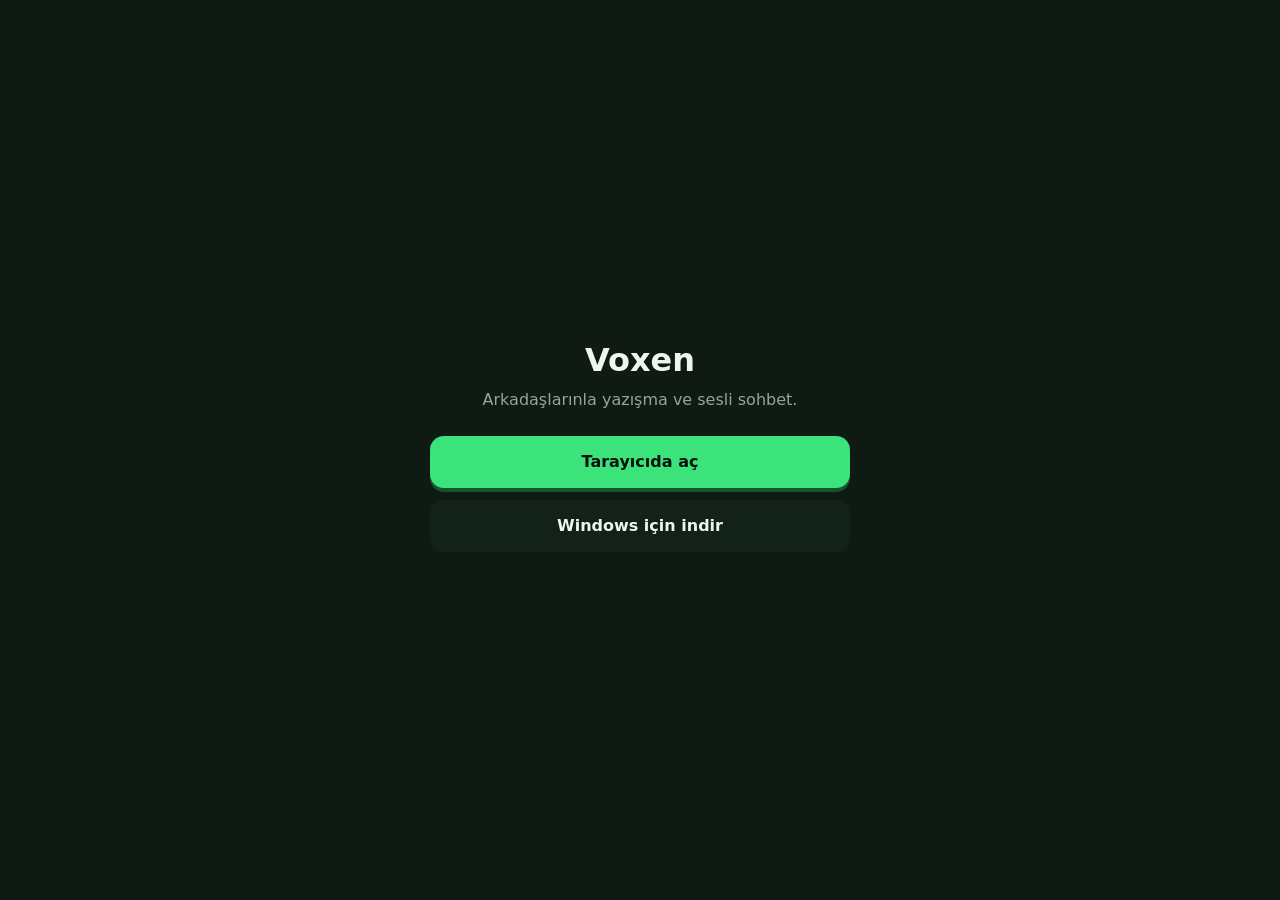
<file: index.html>
<!doctype html>
<html lang="tr">
<head>
<meta charset="utf-8">
<meta name="viewport" content="width=device-width,initial-scale=1">
<title>Voxen</title>
<meta name="theme-color" content="#0F1A14">
<style>
  :root { color-scheme: dark; }
  body { margin: 0; min-height: 100vh; display: grid; place-items: center; background: #0F1A14; color: #EEF5F0; font: 16px/1.5 system-ui, "Segoe UI", sans-serif; padding: 16px; box-sizing: border-box; }
  main { max-width: 420px; width: 100%; text-align: center; }
  h1 { font-size: 32px; margin: 0 0 4px; }
  p { color: #93A69A; margin: 0 0 24px; }
  a { display: block; margin: 12px 0; padding: 14px 16px; border-radius: 14px; text-decoration: none; font-weight: 700; }
  .primary { background: #3BE37A; color: #04100A; box-shadow: 0 4px 0 #14532D; }
  .secondary { background: #132219; color: #EEF5F0; }
  a:focus-visible { outline: 3px solid #86EBAB; outline-offset: 3px; }
</style>
</head>
<body>
<main>
  <h1>Voxen</h1>
  <p>Arkadaşlarınla yazışma ve sesli sohbet.</p>
  <a class="primary" href="voxen/">Tarayıcıda aç</a>
  <a class="secondary" href="https://github.com/berkcoskun29-coder/berkcoskun29-coder.github.io/releases/latest">Windows için indir</a>
</main>
</body>
</html>
</file>
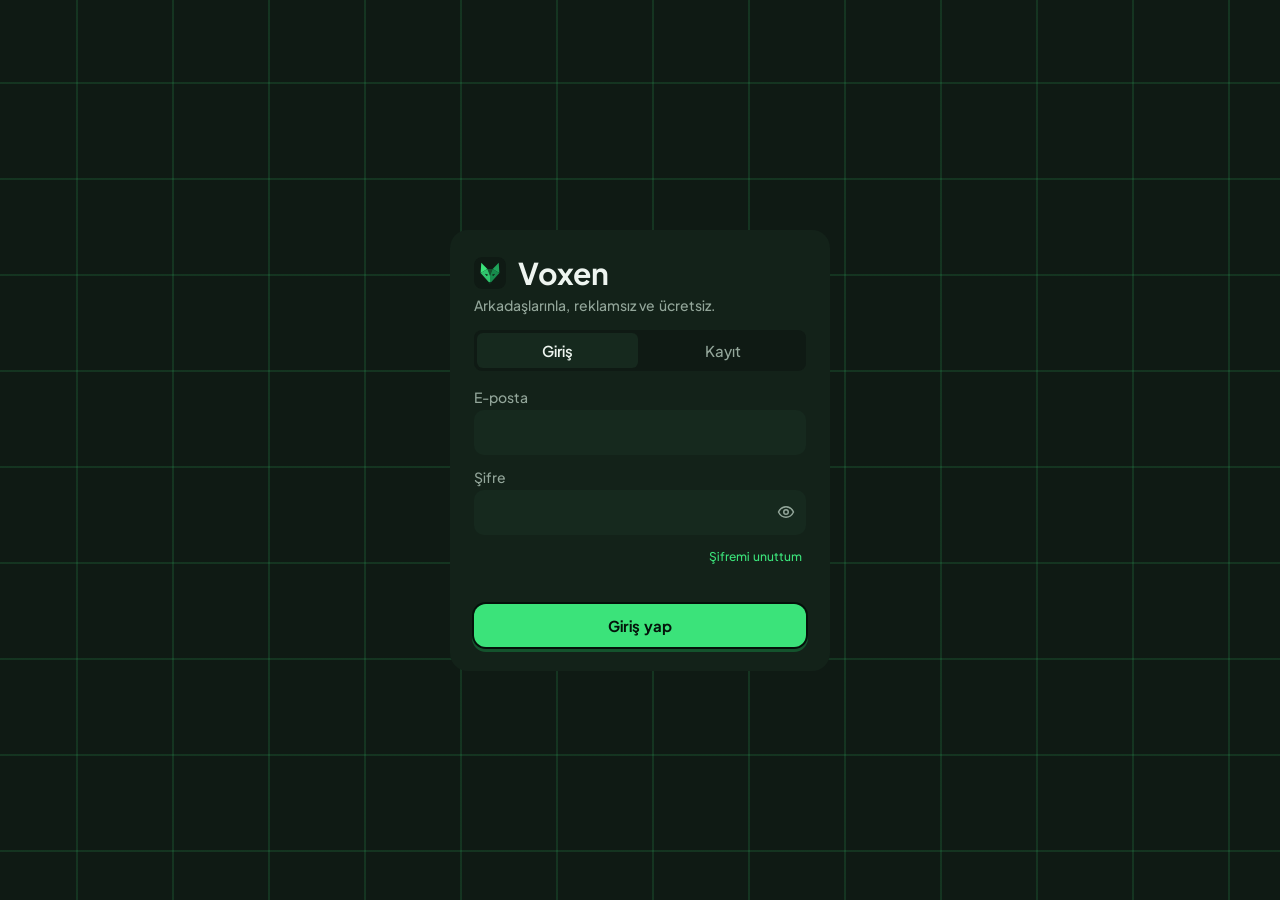
<file: voxen/index.html>
<!doctype html>
<html lang="tr">
  <head>
    <meta charset="UTF-8" />
    <meta http-equiv="Content-Security-Policy" content="default-src 'self'; script-src 'self' 'sha256-OwgpTEPjlr7K3adAqXs3FlB9cBXvPwaxbkuv0wxFhOU=' 'wasm-unsafe-eval' blob:; style-src 'self'; img-src 'self' data: blob: https:; media-src 'self' blob: https://dutswijirapceztnduqj.supabase.co; font-src 'self'; connect-src 'self' https://dutswijirapceztnduqj.supabase.co wss://dutswijirapceztnduqj.supabase.co https://api.giphy.com; worker-src 'self'; manifest-src 'self'; frame-src 'none'; object-src 'none'; base-uri 'none'; form-action 'self'" />
    <!-- viewport-fit=cover: full screen on a notched phone (the gaps are given by safe-area).
         interactive-widget: on Android the layout shrinks when the keyboard opens, the text box stays above the keyboard. -->
    <meta name="viewport" content="width=device-width, initial-scale=1.0, viewport-fit=cover, interactive-widget=resizes-content" />
    <meta name="theme-color" content="#0F1A14" />
    <meta name="description" content="Arkadaşlarınla, reklamsız ve ücretsiz." />
    <!-- Ana ekrana ekle (PWA, v0.24.0) -->
    <link rel="manifest" href="/voxen/manifest.webmanifest" />
    <meta name="apple-mobile-web-app-capable" content="yes" />
    <meta name="mobile-web-app-capable" content="yes" />
    <meta name="apple-mobile-web-app-status-bar-style" content="black-translucent" />
    <meta name="apple-mobile-web-app-title" content="Voxen" />
    <link rel="apple-touch-icon" href="/voxen/apple-touch-icon.png" />
    <link rel="icon" type="image/svg+xml" href="/voxen/favicon.svg" />
    <title>Voxen</title>
    <!-- v0.28.0 / v0.29.0: the saved appearance is applied before the first paint (so there is no flash of the wrong color).
         Neon Console when there is no saved value, no theme field, or Firefly was not explicitly chosen (temaSecildi). The real work is in src/appearance.js; this line only reads the saved value. -->
    <script>(function () { var t = 'neon'; try { var r = JSON.parse(localStorage.getItem('voxen.gorunum') || '{}') || {}; if (r.tema === 'klasik' || (r.tema === 'atesbocegi' && r.temaSecildi === true)) t = r.tema } catch (e) {} document.documentElement.setAttribute('data-gorunum', t) })()</script>
    <script type="module" crossorigin src="/voxen/assets/index-BAIF6xjZ.js"></script>
    <link rel="stylesheet" crossorigin href="/voxen/assets/index-DpMJ9WPQ.css">
  </head>
  <body>
    <div id="app"></div>
  </body>
</html>
</file>
<file: voxen/assets/index-DpMJ9WPQ.css>
@font-face{font-family:Nunito;font-style:normal;font-display:swap;font-weight:400;src:url(/voxen/assets/nunito-latin-400-normal-r8SDr6Up.woff2)format("woff2");unicode-range:U+??,U+131,U+152-153,U+2BB-2BC,U+2C6,U+2DA,U+2DC,U+304,U+308,U+329,U+2000-206F,U+20AC,U+2122,U+2191,U+2193,U+2212,U+2215,U+FEFF,U+FFFD}@font-face{font-family:Nunito;font-style:normal;font-display:swap;font-weight:400;src:url(/voxen/assets/nunito-latin-ext-400-normal-i-8OOpdj.woff2)format("woff2");unicode-range:U+100-2BA,U+2BD-2C5,U+2C7-2CC,U+2CE-2D7,U+2DD-2FF,U+304,U+308,U+329,U+1D00-1DBF,U+1E00-1E9F,U+1EF2-1EFF,U+2020,U+20A0-20AB,U+20AD-20C0,U+2113,U+2C60-2C7F,U+A720-A7FF}@font-face{font-family:Nunito;font-style:normal;font-display:swap;font-weight:600;src:url(/voxen/assets/nunito-latin-600-normal-Br8yIETf.woff2)format("woff2");unicode-range:U+??,U+131,U+152-153,U+2BB-2BC,U+2C6,U+2DA,U+2DC,U+304,U+308,U+329,U+2000-206F,U+20AC,U+2122,U+2191,U+2193,U+2212,U+2215,U+FEFF,U+FFFD}@font-face{font-family:Nunito;font-style:normal;font-display:swap;font-weight:600;src:url(/voxen/assets/nunito-latin-ext-600-normal-Dd9Zuxh1.woff2)format("woff2");unicode-range:U+100-2BA,U+2BD-2C5,U+2C7-2CC,U+2CE-2D7,U+2DD-2FF,U+304,U+308,U+329,U+1D00-1DBF,U+1E00-1E9F,U+1EF2-1EFF,U+2020,U+20A0-20AB,U+20AD-20C0,U+2113,U+2C60-2C7F,U+A720-A7FF}@font-face{font-family:Nunito;font-style:normal;font-display:swap;font-weight:700;src:url(/voxen/assets/nunito-latin-700-normal-Dort48En.woff2)format("woff2");unicode-range:U+??,U+131,U+152-153,U+2BB-2BC,U+2C6,U+2DA,U+2DC,U+304,U+308,U+329,U+2000-206F,U+20AC,U+2122,U+2191,U+2193,U+2212,U+2215,U+FEFF,U+FFFD}@font-face{font-family:Nunito;font-style:normal;font-display:swap;font-weight:700;src:url(/voxen/assets/nunito-latin-ext-700-normal-BWeMsAzO.woff2)format("woff2");unicode-range:U+100-2BA,U+2BD-2C5,U+2C7-2CC,U+2CE-2D7,U+2DD-2FF,U+304,U+308,U+329,U+1D00-1DBF,U+1E00-1E9F,U+1EF2-1EFF,U+2020,U+20A0-20AB,U+20AD-20C0,U+2113,U+2C60-2C7F,U+A720-A7FF}@font-face{font-family:Nunito;font-style:normal;font-display:swap;font-weight:800;src:url(/voxen/assets/nunito-latin-800-normal-Dz8SOQK_.woff2)format("woff2");unicode-range:U+??,U+131,U+152-153,U+2BB-2BC,U+2C6,U+2DA,U+2DC,U+304,U+308,U+329,U+2000-206F,U+20AC,U+2122,U+2191,U+2193,U+2212,U+2215,U+FEFF,U+FFFD}@font-face{font-family:Nunito;font-style:normal;font-display:swap;font-weight:800;src:url(/voxen/assets/nunito-latin-ext-800-normal-CtU8tJOV.woff2)format("woff2");unicode-range:U+100-2BA,U+2BD-2C5,U+2C7-2CC,U+2CE-2D7,U+2DD-2FF,U+304,U+308,U+329,U+1D00-1DBF,U+1E00-1E9F,U+1EF2-1EFF,U+2020,U+20A0-20AB,U+20AD-20C0,U+2113,U+2C60-2C7F,U+A720-A7FF}@font-face{font-family:Nunito;font-style:normal;font-display:swap;font-weight:900;src:url(/voxen/assets/nunito-latin-900-normal-BVB1fGs6.woff2)format("woff2");unicode-range:U+??,U+131,U+152-153,U+2BB-2BC,U+2C6,U+2DA,U+2DC,U+304,U+308,U+329,U+2000-206F,U+20AC,U+2122,U+2191,U+2193,U+2212,U+2215,U+FEFF,U+FFFD}@font-face{font-family:Nunito;font-style:normal;font-display:swap;font-weight:900;src:url(/voxen/assets/nunito-latin-ext-900-normal-Dllsvgjo.woff2)format("woff2");unicode-range:U+100-2BA,U+2BD-2C5,U+2C7-2CC,U+2CE-2D7,U+2DD-2FF,U+304,U+308,U+329,U+1D00-1DBF,U+1E00-1E9F,U+1EF2-1EFF,U+2020,U+20A0-20AB,U+20AD-20C0,U+2113,U+2C60-2C7F,U+A720-A7FF}@font-face{font-family:Caveat;font-style:normal;font-display:swap;font-weight:600;src:url(/voxen/assets/caveat-latin-600-normal-zlTlWIYU.woff2)format("woff2");unicode-range:U+??,U+131,U+152-153,U+2BB-2BC,U+2C6,U+2DA,U+2DC,U+304,U+308,U+329,U+2000-206F,U+20AC,U+2122,U+2191,U+2193,U+2212,U+2215,U+FEFF,U+FFFD}@font-face{font-family:Caveat;font-style:normal;font-display:swap;font-weight:600;src:url(/voxen/assets/caveat-latin-ext-600-normal-DDJRD6ps.woff2)format("woff2");unicode-range:U+100-2BA,U+2BD-2C5,U+2C7-2CC,U+2CE-2D7,U+2DD-2FF,U+304,U+308,U+329,U+1D00-1DBF,U+1E00-1E9F,U+1EF2-1EFF,U+2020,U+20A0-20AB,U+20AD-20C0,U+2113,U+2C60-2C7F,U+A720-A7FF}@font-face{font-family:Caveat;font-style:normal;font-display:swap;font-weight:700;src:url(/voxen/assets/caveat-latin-700-normal-D8_1Nw6V.woff2)format("woff2");unicode-range:U+??,U+131,U+152-153,U+2BB-2BC,U+2C6,U+2DA,U+2DC,U+304,U+308,U+329,U+2000-206F,U+20AC,U+2122,U+2191,U+2193,U+2212,U+2215,U+FEFF,U+FFFD}@font-face{font-family:Caveat;font-style:normal;font-display:swap;font-weight:700;src:url(/voxen/assets/caveat-latin-ext-700-normal-DFbRgDry.woff2)format("woff2");unicode-range:U+100-2BA,U+2BD-2C5,U+2C7-2CC,U+2CE-2D7,U+2DD-2FF,U+304,U+308,U+329,U+1D00-1DBF,U+1E00-1E9F,U+1EF2-1EFF,U+2020,U+20A0-20AB,U+20AD-20C0,U+2113,U+2C60-2C7F,U+A720-A7FF}@font-face{font-family:Plus Jakarta Sans;font-style:normal;font-display:swap;font-weight:400;src:url(/voxen/assets/plus-jakarta-sans-latin-400-normal-Dhut76fR.woff2)format("woff2");unicode-range:U+??,U+131,U+152-153,U+2BB-2BC,U+2C6,U+2DA,U+2DC,U+304,U+308,U+329,U+2000-206F,U+20AC,U+2122,U+2191,U+2193,U+2212,U+2215,U+FEFF,U+FFFD}@font-face{font-family:Plus Jakarta Sans;font-style:normal;font-display:swap;font-weight:400;src:url(/voxen/assets/plus-jakarta-sans-latin-ext-400-normal-D127hM_v.woff2)format("woff2");unicode-range:U+100-2BA,U+2BD-2C5,U+2C7-2CC,U+2CE-2D7,U+2DD-2FF,U+304,U+308,U+329,U+1D00-1DBF,U+1E00-1E9F,U+1EF2-1EFF,U+2020,U+20A0-20AB,U+20AD-20C0,U+2113,U+2C60-2C7F,U+A720-A7FF}@font-face{font-family:Plus Jakarta Sans;font-style:normal;font-display:swap;font-weight:500;src:url(/voxen/assets/plus-jakarta-sans-latin-500-normal-Bf-nb4oT.woff2)format("woff2");unicode-range:U+??,U+131,U+152-153,U+2BB-2BC,U+2C6,U+2DA,U+2DC,U+304,U+308,U+329,U+2000-206F,U+20AC,U+2122,U+2191,U+2193,U+2212,U+2215,U+FEFF,U+FFFD}@font-face{font-family:Plus Jakarta Sans;font-style:normal;font-display:swap;font-weight:500;src:url(/voxen/assets/plus-jakarta-sans-latin-ext-500-normal-9VZagAe1.woff2)format("woff2");unicode-range:U+100-2BA,U+2BD-2C5,U+2C7-2CC,U+2CE-2D7,U+2DD-2FF,U+304,U+308,U+329,U+1D00-1DBF,U+1E00-1E9F,U+1EF2-1EFF,U+2020,U+20A0-20AB,U+20AD-20C0,U+2113,U+2C60-2C7F,U+A720-A7FF}@font-face{font-family:Plus Jakarta Sans;font-style:normal;font-display:swap;font-weight:600;src:url(/voxen/assets/plus-jakarta-sans-latin-600-normal-DLTa1BUW.woff2)format("woff2");unicode-range:U+??,U+131,U+152-153,U+2BB-2BC,U+2C6,U+2DA,U+2DC,U+304,U+308,U+329,U+2000-206F,U+20AC,U+2122,U+2191,U+2193,U+2212,U+2215,U+FEFF,U+FFFD}@font-face{font-family:Plus Jakarta Sans;font-style:normal;font-display:swap;font-weight:600;src:url(/voxen/assets/plus-jakarta-sans-latin-ext-600-normal-DQgPU_Cg.woff2)format("woff2");unicode-range:U+100-2BA,U+2BD-2C5,U+2C7-2CC,U+2CE-2D7,U+2DD-2FF,U+304,U+308,U+329,U+1D00-1DBF,U+1E00-1E9F,U+1EF2-1EFF,U+2020,U+20A0-20AB,U+20AD-20C0,U+2113,U+2C60-2C7F,U+A720-A7FF}@font-face{font-family:Plus Jakarta Sans;font-style:normal;font-display:swap;font-weight:700;src:url(/voxen/assets/plus-jakarta-sans-latin-700-normal-CfpNZvy6.woff2)format("woff2");unicode-range:U+??,U+131,U+152-153,U+2BB-2BC,U+2C6,U+2DA,U+2DC,U+304,U+308,U+329,U+2000-206F,U+20AC,U+2122,U+2191,U+2193,U+2212,U+2215,U+FEFF,U+FFFD}@font-face{font-family:Plus Jakarta Sans;font-style:normal;font-display:swap;font-weight:700;src:url(/voxen/assets/plus-jakarta-sans-latin-ext-700-normal-BajbvANd.woff2)format("woff2");unicode-range:U+100-2BA,U+2BD-2C5,U+2C7-2CC,U+2CE-2D7,U+2DD-2FF,U+304,U+308,U+329,U+1D00-1DBF,U+1E00-1E9F,U+1EF2-1EFF,U+2020,U+20A0-20AB,U+20AD-20C0,U+2113,U+2C60-2C7F,U+A720-A7FF}@font-face{font-family:Plus Jakarta Sans;font-style:normal;font-display:swap;font-weight:800;src:url(/voxen/assets/plus-jakarta-sans-latin-800-normal-CusIZhrK.woff2)format("woff2");unicode-range:U+??,U+131,U+152-153,U+2BB-2BC,U+2C6,U+2DA,U+2DC,U+304,U+308,U+329,U+2000-206F,U+20AC,U+2122,U+2191,U+2193,U+2212,U+2215,U+FEFF,U+FFFD}@font-face{font-family:Plus Jakarta Sans;font-style:normal;font-display:swap;font-weight:800;src:url(/voxen/assets/plus-jakarta-sans-latin-ext-800-normal-B6BjB2Ju.woff2)format("woff2");unicode-range:U+100-2BA,U+2BD-2C5,U+2C7-2CC,U+2CE-2D7,U+2DD-2FF,U+304,U+308,U+329,U+1D00-1DBF,U+1E00-1E9F,U+1EF2-1EFF,U+2020,U+20A0-20AB,U+20AD-20C0,U+2113,U+2C60-2C7F,U+A720-A7FF}@font-face{font-family:Chakra Petch;font-style:normal;font-display:swap;font-weight:600;src:url(/voxen/assets/chakra-petch-latin-600-normal-DVQm9bgb.woff2)format("woff2");unicode-range:U+??,U+131,U+152-153,U+2BB-2BC,U+2C6,U+2DA,U+2DC,U+304,U+308,U+329,U+2000-206F,U+20AC,U+2122,U+2191,U+2193,U+2212,U+2215,U+FEFF,U+FFFD}@font-face{font-family:Chakra Petch;font-style:normal;font-display:swap;font-weight:600;src:url(/voxen/assets/chakra-petch-latin-ext-600-normal-CdGvbdDU.woff2)format("woff2");unicode-range:U+100-2BA,U+2BD-2C5,U+2C7-2CC,U+2CE-2D7,U+2DD-2FF,U+304,U+308,U+329,U+1D00-1DBF,U+1E00-1E9F,U+1EF2-1EFF,U+2020,U+20A0-20AB,U+20AD-20C0,U+2113,U+2C60-2C7F,U+A720-A7FF}@font-face{font-family:Chakra Petch;font-style:normal;font-display:swap;font-weight:700;src:url(/voxen/assets/chakra-petch-latin-700-normal-CnDBPjkL.woff2)format("woff2");unicode-range:U+??,U+131,U+152-153,U+2BB-2BC,U+2C6,U+2DA,U+2DC,U+304,U+308,U+329,U+2000-206F,U+20AC,U+2122,U+2191,U+2193,U+2212,U+2215,U+FEFF,U+FFFD}@font-face{font-family:Chakra Petch;font-style:normal;font-display:swap;font-weight:700;src:url(/voxen/assets/chakra-petch-latin-ext-700-normal-DAkvJhej.woff2)format("woff2");unicode-range:U+100-2BA,U+2BD-2C5,U+2C7-2CC,U+2CE-2D7,U+2DD-2FF,U+304,U+308,U+329,U+1D00-1DBF,U+1E00-1E9F,U+1EF2-1EFF,U+2020,U+20A0-20AB,U+20AD-20C0,U+2113,U+2C60-2C7F,U+A720-A7FF}:root{--night:#0a120e;--panel:#101b15;--panel-2:#13211a;--sunken:#0c1611;--border:#dcffe614;--border-strong:#dcffe61f;--bubble:#17251e;--green-2:#2fc46d;--green-3:#1fa35a;--green-4:#178a4c;--green-5:#14532d;--selected-bg:#3be37a1f;--fire:#ffc266;--fire-bg:#ffc26621;--fire-border:#ffc26661;--ember:#ff7a2e;--log:#86542f;--log-dark:#4e2e18;--firefly:#ddff8f;--firefly-glow:#c4ff6ea6;--sky-1:#0b1922;--sky-2:#0e231d;--sky-3:#13211a;--moon:#f4eccf;--moon-glow:#fff5d229;--pine-far:#122a1f;--pine-near:#0b1b13;--ground-1:#151c12;--ground-2:#0a0e08;--fire-glow:#ffa0466b;--fire-glow-2:#ff78281f;--fire-glow-3:#ff782800;--flame-mid:#ffb547;--flame-core:#fff1c2;--wood-1:#5a3420;--wood-2:#7a4a2a;--stone:#5f5a50;--ember-dim:#45463f;--ember-spark:#7c7266;--scene-box:#0a120edb;--scene-label:#070d0ad1;--empty-log:#f3efe43d;--camp-note:#f6d995;--camp-note-text:#3a2508;--camp-note-sub:#5e4113;--camp-note-tape:#3be37a80;--white:#fff;--shadow:#00000080;--shadow-soft:#00000059;--shadow-medium:#0006;--channel-text:#c9d1c4;--secondary-bg:#f3efe40f;--secondary-border:#f3efe429;--surface-soft:#f3efe40d;--unread:#3be37a;--unread-text:#06230f;--bg:#0a120e;--danger-hover:#a93b26;--danger-fill:#c2452e;--rail-hover:#1f3328;--server-rail:#0a120e;--channel-panel:#101b15;--selected:#1b2b22;--input:#0c1611;--text:#f3efe4;--accent:#3be37a;--accent-strong:#1fa35a;--on-accent:#06230f;--speaking:#3be37a;--call-pulse:#3be37a40;--link:#2dd4bf;--danger:#e2553c;--danger-text:#ec6b52;--warn:#e3c34a;--warn-bg:#e3c34a1a;--muted:#a9b5a6;--mention-tag-bg:#3be37a29;--mention-tag-hover:#3be37a4d;--mention-line:#ddff8f;--mention-bg:#ddff8f12;--mention-bg-hover:#ddff8f1c;--viewer-bg:#050a07eb;--drop-bg:#0a120ee0;--search-mark:#e3c34a4d;--code-bg:#08100c;--quote-line:#2f4a3a;--spoiler-bg:#24372c;--media-bg:#050a07;--play-bg:#0000008c;--picker-shadow:0 8px 24px #0006;--backdrop:#0009;--video-ad-bg:#0a120ebf;--body-font:"Nunito", system-ui, -apple-system, "Segoe UI", sans-serif;--handwriting-font:"Caveat", "Nunito", cursive;--message-line-height:1.45;--r-panel:22px;--r-card:16px;--r-item:12px;--r-button:14px;--h-button:44px;--h-button-small:36px;--h-composer:56px;--role-red:#f2707a;--role-orange:#f39c4a;--role-yellow:#e8c547;--role-green:#5fd38a;--role-teal:#3cc9c0;--role-blue:#6aa8ff;--role-purple:#b18cf2;--role-pink:#f07ac0;--fs-xs:12px;--fs-sm:14px;--fs-md:15px;--fs-lg:20px;--fs-xl:24px;--sp-1:4px;--sp-2:8px;--sp-3:12px;--sp-4:16px;--sp-6:24px}:root[data-gorunum=klasik]{--bg:#16181d;--danger-hover:#c94a4a;--danger-fill:#ef5b5b;--danger-text:#ef5b5b;--rail-hover:#343a47;--server-rail:#0f1013;--channel-panel:#1b1e24;--selected:#2a2f3a;--input:#22262e;--text:#d8dbe2;--accent:#3be37a;--accent-strong:#1fa35a;--on-accent:#0f1a14;--speaking:#3be37a;--danger:#ef5b5b;--muted:#8d93a1;--mention-line:#b5e33b;--mention-bg:#b5e33b12;--mention-bg-hover:#b5e33b1c;--viewer-bg:#08090beb;--drop-bg:#16181de0;--code-bg:#111317;--quote-line:#4a5060;--spoiler-bg:#3a3f4b;--media-bg:#0b0c0f;--video-ad-bg:#0f1013bf;--white:#fff;--unread:#ef5b5b;--unread-text:#fff;--body-font:system-ui, -apple-system, "Segoe UI", sans-serif;--message-line-height:normal;--r-panel:12px;--r-card:10px;--r-item:4px;--r-button:6px}:root[data-gorunum=neon]{--neon-green:#3be37a;--neon-base:#14532d;--neon-outline:#04100a;--neon-mint:#86ebab;--neon-bubble:#16301f;--neon-bubble-border:#86ebab8c;--neon-lilac:#c9b8ff;--neon-lilac-base:#6e58c9;--neon-lilac-text:#170f33;--neon-ink:#04140b;--neon-bg:#0f1a14;--neon-panel:#0a0d0b;--neon-panel-2:#121915;--neon-c1:#132219;--neon-c2:#16291e;--neon-text:#eef5f0;--neon-text-2:#cfddd4;--neon-faded:#93a69a;--neon-divider:#040c088c;--neon-dashed:#cfddd442;--neon-grid:#3be37a21;--neon-dot-halo:#3be37a2e;--neon-pulse-halo:#3be37a29;--neon-pulse-glow:#3be37a4d;--neon-scanline:#3be37a0b;--neon-black:#0d0d0d;--neon-black-line:#fff6;--bg:#0f1a14;--night:#0f1a14;--panel:#0a0d0b;--panel-2:#132219;--sunken:#121915;--border:#cfddd414;--border-strong:#cfddd424;--bubble:#16301f;--selected-bg:#3be37a29;--server-rail:#0a0d0b;--channel-panel:#0a0d0b;--selected:#16291e;--rail-hover:#1d3526;--input:#121915;--text:#eef5f0;--muted:#93a69a;--channel-text:#cfddd4;--accent:#3be37a;--accent-strong:#1fa35a;--on-accent:#04140b;--speaking:#3be37a;--danger:#ff7a7a;--danger-text:#ff7a7a;--danger-fill:#c43b3b;--danger-hover:#a83232;--unread:#3be37a;--unread-text:#04140b;--mention-line:#86ebab;--mention-bg:#86ebab12;--mention-bg-hover:#86ebab1c;--viewer-bg:#040806eb;--drop-bg:#0f1a14e0;--code-bg:#070a08;--quote-line:#2a4535;--spoiler-bg:#1f3a2a;--media-bg:#050806;--video-ad-bg:#0a0d0bbf;--secondary-bg:#16291e;--secondary-border:#cfddd400;--surface-soft:#16291e;--backdrop:#0009;--sky-1:#0a0d0b;--sky-2:#0f1a14;--sky-3:#132219;--scene-box:#0a0d0be0;--scene-label:#04100adb;--camp-note:#132219;--camp-note-text:#eef5f0;--camp-note-sub:#93a69a;--camp-note-tape:#3be37a00;--body-font:"Plus Jakarta Sans", system-ui, -apple-system, "Segoe UI", sans-serif;--heading-font:"Chakra Petch", "Plus Jakarta Sans", system-ui, sans-serif;--message-line-height:1.45;--r-panel:22px;--r-card:18px;--r-item:10px;--r-button:12px}*{box-sizing:border-box}html{--lightningcss-light: ;--lightningcss-dark:initial;color-scheme:dark;scrollbar-color:var(--selected) transparent}body{background:var(--bg);color:var(--text);font-family:var(--body-font);font-size:var(--fs-md);margin:0}:focus-visible{outline:2px solid var(--accent);outline-offset:2px}input,button,select,textarea{font:inherit}input[type=text],input[type=email],input[type=password]{width:100%;padding:var(--sp-3) var(--sp-3);margin:var(--sp-1) 0 var(--sp-3);background:var(--input);color:var(--text);border-radius:var(--r-button);border:1px solid #0000}input:focus{border-color:var(--accent)}[aria-invalid=true]:focus-visible{outline-color:var(--danger-text)}button{padding:var(--sp-3) var(--sp-4);background:var(--accent);color:var(--on-accent);border-radius:var(--r-button);cursor:pointer;border:0}button.secondary{background:var(--selected);color:var(--text)}button:disabled:not(.secondary):not(.link-btn):not(.danger-outline):not(.password-toggle):not(.voice-btn){background:var(--selected);color:var(--muted);opacity:1;cursor:not-allowed}button.secondary:disabled,button.danger-outline:disabled{opacity:.6;cursor:not-allowed}.card{width:100%;max-width:380px;padding:var(--sp-6);background:var(--channel-panel);border-radius:var(--r-card);margin:auto}#app:has(>.card){min-height:100dvh;padding:var(--sp-6);display:flex}.card h1{margin-top:0}.card .brand{margin-bottom:var(--sp-1)}.tagline{margin:0 0 var(--sp-4);font-size:var(--fs-sm);color:var(--muted)}.tabs{gap:var(--sp-1);margin-bottom:var(--sp-4);background:var(--bg);border-radius:8px;padding:3px;display:flex}.tabs button{padding:var(--sp-2);color:var(--muted);background:0 0;border-radius:6px;flex:1}.tabs button:hover{color:var(--text)}.tabs button.active{background:var(--selected);color:var(--text);font-weight:600}.error{color:var(--danger-text);min-height:1.2em;margin:0 0 var(--sp-2)}.card label{font-size:var(--fs-sm);color:var(--muted)}button.block{width:100%;display:block}.field-error{margin:0 0 var(--sp-3);font-size:var(--fs-sm);color:var(--danger-text)}.field-error:empty{display:none}.card input[aria-invalid=true],.modal-body input[aria-invalid=true]{border-color:var(--danger-text);margin-bottom:var(--sp-1)}.modal-body .field-error{margin-bottom:var(--sp-3)}.field-hint{margin:calc(-1 * var(--sp-2)) 0 var(--sp-3);font-size:var(--fs-xs);color:var(--muted)}.field-error:not(:empty)+.field-hint{display:none}.label-row{justify-content:space-between;align-items:baseline;gap:var(--sp-2);display:flex}.label-row .link-btn,.forgot-row .link-btn{color:var(--accent)}.forgot-row{margin-bottom:var(--sp-3);justify-content:flex-end;display:flex}.label-row .link-btn:hover,.forgot-row .link-btn:hover{text-decoration:underline}.input-wrap{margin:var(--sp-1) 0 var(--sp-3);position:relative}.input-wrap input[type]{margin:0}.input-wrap:has(input[aria-invalid=true]){margin-bottom:var(--sp-1)}.input-wrap:has(.password-toggle) input{padding-right:44px}.password-toggle{right:var(--sp-1);width:32px;height:32px;color:var(--muted);background:0 0;justify-content:center;align-items:center;padding:0;display:flex;position:absolute;top:50%;transform:translateY(-50%)}.password-toggle:hover,.password-toggle[aria-pressed=true]{color:var(--text)}.input-prefix{left:var(--sp-3);color:var(--muted);pointer-events:none;display:flex;position:absolute;top:50%;transform:translateY(-50%)}.input-wrap.has-prefix input{padding-left:36px}.card .back-link{margin:var(--sp-3) auto 0;font-size:var(--fs-sm);display:block}.card-title{margin:var(--sp-2) 0 var(--sp-1);font-size:var(--fs-lg);color:var(--text)}.notice{padding:var(--sp-3) var(--sp-4);background:var(--input);border-left:3px solid var(--accent);border-radius:8px}.notice p{font-size:var(--fs-sm);margin:0;line-height:1.5}.notice .hint{margin-top:var(--sp-2)}.preview-name{color:var(--text);overflow-wrap:anywhere;min-height:1.2em;font-weight:600}.swatches{gap:var(--sp-3);margin:var(--sp-2) 0 var(--sp-4);flex-wrap:wrap;display:flex}.swatch{border:0;border-radius:50%;width:28px;height:28px;padding:0}.swatch.selected{box-shadow:0 0 0 2px var(--channel-panel), 0 0 0 4px var(--accent)}.modal-back{z-index:40;background:var(--backdrop);padding:var(--sp-4);justify-content:center;align-items:center;display:flex;position:fixed;inset:0}.modal-card{background:var(--channel-panel);border-radius:var(--r-panel);width:440px;max-width:100%;max-height:90vh;box-shadow:0 12px 40px var(--shadow);flex-direction:column;animation:.12s ease-out window-open;display:flex;overflow:hidden}.modal-card.wide{width:520px}.modal-card:focus{outline:none}.modal-back.stacked{background:0 0}@keyframes window-open{0%{opacity:0;transform:scale(.96)}to{opacity:1;transform:none}}@media (prefers-reduced-motion:reduce){.modal-card{animation:none}}.modal-head{justify-content:space-between;align-items:center;gap:var(--sp-2);padding:var(--sp-4) var(--sp-4) var(--sp-1) var(--sp-6);display:flex}.modal-title{font-size:var(--fs-lg);color:var(--white);margin:0}.modal-title:focus{outline:none}.modal-x{width:32px;height:32px;color:var(--muted);font-size:var(--fs-lg);background:0 0;flex:none;padding:0;line-height:1}.modal-x:hover{background:var(--selected);color:var(--text)}.modal-body{padding:var(--sp-2) var(--sp-6) var(--sp-4);overflow-y:auto}.modal-body label,.group-label{font-size:var(--fs-sm);color:var(--muted);display:block}.muted-servers{margin:var(--sp-2) 0 0;gap:var(--sp-2);flex-direction:column;padding:0;list-style:none;display:flex}.muted-server-row{align-items:center;gap:var(--sp-2);display:flex}.muted-server-name{text-overflow:ellipsis;white-space:nowrap;min-width:0;color:var(--text);flex:1;overflow:hidden}.muted-servers-empty{font-size:var(--fs-sm);color:var(--muted)}.modal-body .error{margin:var(--sp-2) 0 0}.modal-body .error:empty{min-height:0}.modal-foot{justify-content:flex-end;gap:var(--sp-2);padding:var(--sp-3) var(--sp-6);background:var(--bg);display:flex}.modal-foot button.secondary{background:0 0}.modal-foot button.secondary:hover{background:var(--selected)}input[type=checkbox],input[type=range]{accent-color:var(--accent)}input[type=checkbox]{width:16px;height:16px;margin:0}.check-row{gap:var(--sp-2);margin-bottom:var(--sp-3);align-items:center;display:flex}.modal-body .check-row label{color:var(--text)}button.danger{background:var(--danger-fill);color:var(--white)}button.danger:hover{background:var(--danger-hover)}button.danger-outline{color:var(--danger-text);border:1px solid var(--danger-text);padding:calc(var(--sp-3) - 1px) calc(var(--sp-4) - 1px);background:0 0}button.danger-outline:hover{background:var(--selected)}button.small{padding:var(--sp-1) var(--sp-3);font-size:var(--fs-sm)}.modal-card.settings-card{width:720px;height:min(560px,90vh)}.settings-card .modal-body{flex-direction:column;flex:1;min-height:0;padding:0;display:flex;overflow:hidden}.settings-card .modal-body .error:not(:empty){padding:0 var(--sp-6)}.settings-layout{border-top:1px solid var(--selected);flex:1;min-height:0;display:flex}.settings-nav{width:170px;padding:var(--sp-3) var(--sp-2);background:var(--bg);flex-direction:column;flex:none;gap:2px;display:flex}.settings-nav [role=tab]{padding:var(--sp-2);text-align:left;font-size:var(--fs-sm);color:var(--muted);background:0 0}.settings-nav [role=tab]:hover{background:var(--input);color:var(--text)}.settings-nav [role=tab][aria-selected=true]{background:var(--selected);color:var(--text);font-weight:600}.settings-panels{min-width:0;padding:var(--sp-2) var(--sp-6) var(--sp-4);flex:1;overflow-y:auto}.settings-section{margin-bottom:var(--sp-4)}.settings-section-title{margin:var(--sp-3) 0 var(--sp-4);font-size:var(--fs-md);color:var(--text);font-weight:600}@media (width<=640px){.settings-layout{flex-direction:column}.settings-nav{width:auto;padding:var(--sp-2);flex-direction:row;overflow-x:auto}.settings-nav [role=tab]{white-space:nowrap;flex:none}}.field{margin-bottom:var(--sp-3)}.field>label{margin-bottom:var(--sp-1);color:var(--text)}.modal-body .field select,.field input[type=range]{margin:0}.field input[type=range]{width:100%}.hint{margin:var(--sp-1) 0 0;font-size:var(--fs-xs);color:var(--muted)}.key-warning{margin:var(--sp-2) 0 0;padding:var(--sp-2) var(--sp-3);font-size:var(--fs-xs);color:var(--warn);background:var(--warn-bg);border-radius:6px}.key-warning[hidden]{display:none}.key-row{align-items:center;gap:var(--sp-2);display:flex}.key-chip{font:inherit;font-size:var(--fs-sm);text-align:center;min-width:28px;padding:var(--sp-1) var(--sp-2);background:var(--server-rail);border:1px solid var(--selected);border-bottom-width:3px;border-radius:6px;font-weight:700}.key-row button.small{color:var(--accent);background:0 0;padding-left:0;padding-right:0}.key-row button.small:hover{background:0 0;text-decoration:underline}.key-listen{min-height:56px;margin:var(--sp-2) 0 var(--sp-1);padding:var(--sp-2) var(--sp-4);background:var(--input);border:2px dashed var(--accent);color:var(--accent);font-size:var(--fs-md);border-radius:10px;justify-content:center;align-items:center;display:flex}.key-listen.is-listening{animation:1.4s ease-in-out infinite listening-pulse}.key-listen:not(.is-listening){font-size:var(--fs-lg);border-style:solid;font-weight:700}@keyframes listening-pulse{50%{opacity:.55}}@media (prefers-reduced-motion:reduce){.key-listen.is-listening{animation:none}}.range-row{align-items:center;gap:var(--sp-3);display:flex}.range-row .muted{flex:none;min-width:64px}.account-row{gap:var(--sp-4);flex-direction:column;display:flex}.account-card{align-items:center;gap:var(--sp-3);padding:var(--sp-3);background:var(--channel-panel);border:1px solid var(--selected);border-radius:8px;display:flex}.account-avatar{width:48px;height:48px;font-size:var(--fs-lg);border-radius:50%;flex:none;justify-content:center;align-items:center;font-weight:700;display:flex;overflow:hidden}.account-avatar img{object-fit:cover;width:100%;height:100%}.account-info{flex:1;min-width:0}.account-name{text-overflow:ellipsis;white-space:nowrap;font-weight:600;overflow:hidden}.account-email{font-size:var(--fs-xs);color:var(--muted);text-overflow:ellipsis;white-space:nowrap;overflow:hidden}.account-card>button{flex:none}.account-signout{border-top:1px solid var(--selected);padding-top:var(--sp-4)}.profile-photo{align-items:center;gap:var(--sp-4);margin:var(--sp-2) 0 var(--sp-4);display:flex}.profile-preview{width:72px;height:72px;color:var(--on-accent);border-radius:50%;flex:none;justify-content:center;align-items:center;font-size:30px;font-weight:700;display:flex;overflow:hidden}.profile-preview img{object-fit:cover;width:100%;height:100%}.kind-cards{gap:var(--sp-2);margin:var(--sp-1) 0 var(--sp-3);flex-direction:column;display:flex}.kind-card{align-items:center;gap:var(--sp-3);text-align:left;width:100%;padding:var(--sp-2) var(--sp-3);background:var(--input);color:var(--text);border-radius:8px;display:flex}.kind-card:hover{background:var(--selected)}.kind-card[aria-checked=true]{background:var(--selected);box-shadow:inset 0 0 0 2px var(--accent)}.kind-icon{width:20px;font-size:var(--fs-lg);color:var(--muted);flex:none;justify-content:center;display:flex}.kind-name{font-size:var(--fs-md);display:block}.kind-card small{font-size:var(--fs-xs);color:var(--muted);display:block}.home{text-align:center;max-width:480px;margin:10vh auto}.home button{margin:var(--sp-1)}#app:has(.server-rail){height:100vh;height:var(--visible-height,100dvh);display:flex}.server-rail{background:var(--server-rail);align-items:center;gap:var(--sp-2);width:72px;padding:var(--sp-3) 0;flex-direction:column;flex:none;display:flex;overflow-y:auto}.server-icon{background:var(--selected);width:48px;height:48px;color:var(--text);font-weight:600;font-size:var(--fs-md);border-radius:50%;flex:none;justify-content:center;align-items:center;padding:0;display:flex;position:relative}.server-icon:hover{background:var(--rail-hover);color:var(--white);border-radius:16px}.server-icon.selected,.server-icon.selected:hover{background:var(--accent-strong);color:var(--on-accent);border-radius:16px}.rail-separator{background:var(--selected);border-radius:1px;flex:none;width:32px;height:2px}.server-icon.selected:before{content:"";background:var(--accent-strong);border-radius:0 4px 4px 0;width:4px;height:24px;position:absolute;top:12px;left:-12px}.server-icon.add,.server-icon.join{color:var(--speaking)}.channel-panel{background:var(--channel-panel);flex-direction:column;flex:none;width:240px;min-height:0;display:flex}.panel-top{padding:var(--sp-4) var(--sp-3);border-bottom:1px solid var(--server-rail)}.panel-top h2{margin:0 0 var(--sp-2);font-size:var(--fs-md);overflow-wrap:anywhere}.invite-btn{width:100%;padding:var(--sp-2) var(--sp-3);font-size:var(--fs-sm)}.muted{color:var(--muted);font-size:var(--fs-sm);margin:0}.channel-scroll{padding:var(--sp-2);flex:1;overflow-y:auto}.section-head{margin:var(--sp-3) var(--sp-1) var(--sp-1);justify-content:space-between;align-items:center;display:flex}.section-title{font-size:var(--fs-xs);text-transform:uppercase;color:var(--muted);letter-spacing:.04em}.link-btn{color:var(--muted);padding:2px var(--sp-1);font-size:var(--fs-xs);background:0 0}.link-btn:hover{color:var(--text)}.channel-item{text-align:left;width:100%;padding:var(--sp-2) var(--sp-3);color:var(--muted);border-radius:var(--r-item);background:0 0;display:block}.channel-item:hover,.channel-item.selected{background:var(--selected);color:var(--text)}.user-bar{padding:var(--sp-3);background:var(--server-rail);align-items:center;gap:2px;display:flex}.user-bar>.avatar-wrap{margin-right:var(--sp-2);cursor:pointer}.user-info{cursor:pointer;flex-direction:column;flex:1;min-width:0;line-height:1.25;display:flex}.user-sub{font-size:var(--fs-xs);color:var(--muted);text-overflow:ellipsis;white-space:nowrap;overflow:hidden}.user-avatar{object-fit:cover;width:32px;height:32px;color:var(--white);border-radius:50%;flex:none;justify-content:center;align-items:center;font-weight:600;display:flex}.user-name{text-overflow:ellipsis;white-space:nowrap;overflow:hidden}.icon-btn{width:32px;height:32px;color:var(--muted);background:0 0;border-radius:6px;flex:none;justify-content:center;align-items:center;padding:0;display:flex}.icon-btn:hover{color:var(--text);background:var(--selected)}.main-area{flex-direction:column;flex:1;min-width:0;display:flex}.main-header{min-height:52px;padding:var(--sp-2) var(--sp-3) var(--sp-2) var(--sp-4);border-bottom:1px solid var(--server-rail);align-items:center;font-size:16px;font-weight:700;display:flex}.header-name{text-overflow:ellipsis;white-space:nowrap;min-width:0;overflow:hidden}.header-actions{gap:var(--sp-1);padding-left:var(--sp-2);margin-left:auto;display:flex}.members-toggle[aria-pressed=true]{color:var(--text)}.header-hash{color:var(--muted);margin-right:var(--sp-2);font-weight:400}.toast-stack{right:var(--sp-4);z-index:60;align-items:flex-end;gap:var(--sp-2);pointer-events:none;flex-direction:column;display:flex;position:fixed;bottom:96px}.toast{pointer-events:auto;align-items:center;gap:var(--sp-3);box-sizing:border-box;width:min(320px,100vw - 32px);padding:var(--sp-3) var(--sp-4) var(--sp-3) var(--sp-3);background:var(--selected);color:var(--text);font-size:var(--fs-sm);border-left:4px solid var(--muted);box-shadow:0 6px 20px var(--shadow-soft);border-radius:8px;animation:.2s ease-out toast-enter;display:flex}.toast:before{content:"i";background:var(--muted);width:20px;height:20px;color:var(--on-accent);font-size:var(--fs-xs);border-radius:50%;flex:none;justify-content:center;align-items:center;font-weight:700;display:flex}.toast-success{border-left-color:var(--accent)}.toast-success:before{content:"✓";background:var(--accent)}.toast-error{border-left-color:var(--danger-text)}.toast-error:before{content:"!";background:var(--danger-fill);color:var(--white)}.toast-close{width:24px;height:24px;color:var(--muted);font-size:var(--fs-sm);background:0 0;border-radius:50%;flex:none;justify-content:center;align-items:center;margin-left:auto;padding:0;line-height:1;display:flex}.toast-close:before{content:"×"}.toast-close:hover{color:var(--text);background:var(--bg)}@keyframes toast-enter{0%{opacity:0;transform:translateY(8px)}to{opacity:1;transform:none}}@media (prefers-reduced-motion:reduce){.toast{animation:none}}.modal-back select{width:100%;padding:var(--sp-3);margin:var(--sp-1) 0 var(--sp-3);background:var(--input);color:var(--text);border:0;border-radius:6px}.message-list{padding:var(--sp-2) var(--sp-4);flex:1;overflow-y:auto}.message{gap:var(--sp-3);margin:0 calc(-1 * var(--sp-4));padding:2px var(--sp-4);display:flex}.message:not(.grouped){margin-top:var(--sp-3);padding-top:var(--sp-1)}.message:hover{background:var(--channel-panel)}.msg-hover-time{text-align:right;visibility:hidden;width:32px;color:var(--muted);flex:none;font-size:11px;line-height:22px}.message:hover .msg-hover-time{visibility:visible}.msg-link{color:var(--link);border-bottom:1px solid color-mix(in srgb, var(--link) 40%, transparent);overflow-wrap:anywhere;word-break:break-all;text-decoration:none}.msg-link:hover{border-bottom-color:var(--link)}.channel-start{padding:var(--sp-6) 0 var(--sp-4);margin-bottom:var(--sp-2);border-bottom:1px solid var(--selected)}.channel-start-icon{width:64px;height:64px;margin-bottom:var(--sp-3);background:var(--selected);color:var(--white);border-radius:50%;justify-content:center;align-items:center;font-size:34px;font-weight:600;display:flex}.channel-start h2{font-size:var(--fs-xl);color:var(--white);overflow-wrap:anywhere;margin:0 0 6px}.channel-start p{font-size:var(--fs-md);color:var(--muted);margin:0}.welcome{padding:var(--sp-6) var(--sp-4);flex:1;justify-content:center;align-items:center;display:flex}.welcome-card,.load-error-card{text-align:center;max-width:380px}.load-error-card p{margin:0 0 var(--sp-4);color:var(--muted)}.welcome-logo{width:64px;height:64px;margin:0 auto var(--sp-4);border-radius:20px;display:block}.welcome-card h2{margin:0 0 var(--sp-2);font-size:var(--fs-xl);color:var(--white);overflow-wrap:anywhere}.welcome-card p{margin:0 0 var(--sp-6);font-size:var(--fs-md);color:var(--muted);line-height:1.5}.welcome-buttons{gap:var(--sp-3);flex-wrap:wrap;justify-content:center;display:flex}.welcome-buttons button{font-size:var(--fs-md);padding:var(--sp-3) 20px}.msg-avatar{object-fit:cover;width:32px;height:32px;color:var(--white);border-radius:50%;flex:none;justify-content:center;align-items:center;font-weight:600;display:flex}.msg-body{min-width:0}.msg-author{margin-right:var(--sp-2);font-weight:600}.msg-time{color:var(--muted);font-size:var(--fs-xs)}.msg-text{font-size:var(--fs-md);line-height:var(--message-line-height);white-space:pre-wrap;overflow-wrap:anywhere}.message.call-log{text-align:center;color:var(--muted);font-size:var(--fs-sm);padding:var(--sp-1) var(--sp-4);background:0 0;display:block}.voice-info.call-open{text-align:left;font:inherit;font-size:var(--fs-sm);cursor:pointer;background:0 0;border:0;padding:0}.voice-info.call-open:hover .voice-channel-name{text-decoration:underline}.day-separator{align-items:center;gap:var(--sp-3);margin:var(--sp-4) 0 var(--sp-1);color:var(--muted);font-size:var(--fs-xs);display:flex}.day-separator:before,.day-separator:after{content:"";border-top:1px solid var(--selected);flex:1}.composer{padding:0 var(--sp-4) var(--sp-4)}.composer textarea::placeholder{white-space:nowrap;text-overflow:ellipsis;overflow:hidden}.composer textarea{resize:none;width:100%;padding:var(--sp-3) var(--sp-3);background:var(--input);color:var(--text);font:inherit;border:0;border-radius:8px}.composer-warning{min-height:1.2em;font-size:var(--fs-xs);color:var(--muted);text-align:right}.composer-warning.over{color:var(--danger-text)}.typing-line{height:1.4em;margin-top:var(--sp-1);line-height:1.4em;font-size:var(--fs-xs);color:var(--muted);white-space:nowrap;text-overflow:ellipsis;overflow:hidden}.typing-line strong{color:var(--text);font-weight:600}.typing-dots{animation:1.4s ease-in-out infinite typing-breathe;display:inline-block}@keyframes typing-breathe{0%,to{opacity:.3}50%{opacity:1}}@media (prefers-reduced-motion:reduce){.typing-dots{animation:none}}.status-dot{border:2px solid var(--channel-panel);border-radius:50%;width:11px;height:11px;position:absolute;bottom:-2px;right:-2px}.avatar-wrap{flex:none;display:inline-flex;position:relative}.user-bar .status-dot{border-color:var(--server-rail)}.member-panel{background:var(--channel-panel);width:240px;padding:var(--sp-3) var(--sp-2);flex:none;min-height:0;overflow-y:auto}.member-group-title{margin:var(--sp-3) var(--sp-2) var(--sp-2)}.member-row{align-items:center;gap:var(--sp-3);padding:var(--sp-1) var(--sp-2);border-radius:4px;display:flex}.member-row:hover{background:var(--selected)}.member-row.offline .member-name{color:var(--muted)}.member-avatar.dim{opacity:.45}.member-avatar{object-fit:cover;width:32px;height:32px;color:var(--white);border-radius:50%;justify-content:center;align-items:center;font-weight:600;display:flex}.member-text{min-width:0}.member-name,.member-status-text{text-overflow:ellipsis;white-space:nowrap;overflow:hidden}.member-status-text{font-size:var(--fs-xs);color:var(--muted)}.level-bar{background:var(--input);height:8px;margin:var(--sp-2) 0 var(--sp-3);border-radius:4px;overflow:hidden}.level-fill{background:var(--speaking);width:0;height:100%}.mic-row{justify-content:space-between;gap:var(--sp-3);font-size:var(--fs-xs);color:var(--muted);display:flex}.mic-row .mic-title{color:var(--text);flex:none}.mic-row .mic-name{text-overflow:ellipsis;white-space:nowrap;min-width:0;overflow:hidden}.mic-note{margin:var(--sp-2) 0 0;font-size:var(--fs-xs);color:var(--muted)}.recording{margin:var(--sp-2) 0}.recording audio{width:100%;margin-top:var(--sp-1);display:block}.voice-members{padding:0 0 var(--sp-1) var(--sp-6)}.voice-member{align-items:center;gap:var(--sp-2);padding:var(--sp-1) var(--sp-2);color:var(--muted);font-size:var(--fs-sm);display:flex}.voice-avatar{object-fit:cover;width:22px;height:22px;color:var(--white);font-size:var(--fs-xs);border-radius:50%;flex:none;justify-content:center;align-items:center;font-weight:600;transition:box-shadow .1s;display:flex;box-shadow:0 0 0 2px #0000}.voice-avatar.speaking{box-shadow:0 0 0 2px var(--speaking)}.voice-member-name{text-overflow:ellipsis;white-space:nowrap;overflow:hidden}.voice-panel,.call-row{padding:var(--sp-2) var(--sp-3);background:var(--server-rail);border-bottom:1px solid var(--channel-panel)}.voice-top{align-items:center;gap:var(--sp-2);display:flex}.voice-info{text-overflow:ellipsis;white-space:nowrap;min-width:0;font-size:var(--fs-sm);color:var(--muted);flex:1;overflow:hidden}.voice-status{color:var(--muted);font-weight:600}.voice-status.connected{color:var(--speaking)}.voice-status.failed{color:var(--danger-text)}.voice-channel-name{font-size:var(--fs-sm)}.voice-error{font-size:var(--fs-xs);color:var(--danger-text);margin-top:2px}.voice-buttons{margin-top:var(--sp-2);gap:6px;display:flex}.voice-btn{background:var(--selected);height:34px;color:var(--text);border-radius:8px;flex:1;justify-content:center;align-items:center;padding:0;display:flex}.voice-btn:hover{background:var(--rail-hover)}.voice-btn.active{background:var(--danger-fill);color:var(--white)}.voice-btn.active .icon{stroke:var(--white)}.voice-btn.camera-btn.active{background:var(--accent);color:var(--on-accent)}.voice-btn.camera-btn.active .icon{stroke:var(--on-accent)}.voice-btn.leave{background:var(--danger-fill);width:32px;height:32px;color:var(--white);flex:none}.voice-btn.leave:hover{background:var(--danger-hover)}.voice-btn:disabled,.voice-btn.unavailable{opacity:.5;cursor:not-allowed}.voice-btn.bar-btn{width:32px;height:32px;color:var(--muted);background:0 0;border-radius:6px;flex:none}.voice-btn.bar-btn:hover{background:var(--selected);color:var(--text)}.voice-btn.bar-btn.active{background:var(--selected);color:var(--danger-text)}.voice-btn.bar-btn.active .icon{stroke:var(--danger-text)}.member-panel.no-server{display:none}[data-profile-opener]{cursor:pointer}.avatar-wrap[data-profile-opener],.msg-avatar[data-profile-opener],.voice-avatar[data-profile-opener]{border-radius:50%}.msg-author[data-profile-opener]:hover{text-decoration:underline}.profile-card{z-index:50;width:260px;max-width:calc(100vw - var(--sp-4));background:var(--server-rail);box-shadow:0 8px 24px var(--shadow);border-radius:10px;position:fixed;overflow:hidden}.profile-card:focus{outline:none}.profile-card-banner{height:48px}.profile-card-body{padding:0 var(--sp-4) var(--sp-4)}.profile-card-body>.avatar-wrap{margin-top:-28px}.profile-card-avatar{object-fit:cover;width:64px;height:64px;font-size:var(--fs-xl);border:4px solid var(--server-rail);border-radius:50%;justify-content:center;align-items:center;font-weight:700;display:flex}.profile-card-avatar.dim{opacity:.45}.profile-card-body>.avatar-wrap .status-dot{border:3px solid var(--server-rail);width:16px;height:16px;bottom:2px;right:2px}.profile-card-name{margin-top:var(--sp-2);font-size:var(--fs-md);color:var(--text);overflow-wrap:anywhere;font-weight:700}.profile-card-status{align-items:center;gap:var(--sp-2);margin-top:var(--sp-1);font-size:var(--fs-sm);color:var(--muted);display:flex}.status-dot.inline{border:0;flex:none;width:10px;height:10px;position:static}.profile-card-text{margin-top:var(--sp-1);font-size:var(--fs-sm);color:var(--text);overflow-wrap:anywhere}.profile-card-own{margin-top:var(--sp-3);gap:var(--sp-2);flex-direction:column;display:flex}.profile-card-choices{gap:var(--sp-1);display:flex}.profile-card-choice{min-width:0;padding:var(--sp-2);font-size:var(--fs-xs);flex:1}.profile-card-choice[aria-pressed=true]{background:var(--accent);color:var(--on-accent)}.profile-card-edit{width:100%;font-size:var(--fs-sm)}.profile-card-voice{margin-top:var(--sp-2);padding:var(--sp-2);background:var(--channel-panel);font-size:var(--fs-xs);color:var(--speaking);overflow-wrap:anywhere;border-radius:6px}[hidden]{display:none!important}.icon{vertical-align:middle;flex:none}.voice-member-icons{gap:var(--sp-1);flex:none;margin-left:auto;display:flex}.voice-member-icons .icon{width:14px;height:14px}.brand{align-items:center;gap:var(--sp-3);display:flex}.brand img{border-radius:8px;width:32px;height:32px}.update-banner{z-index:50;background:var(--selected);color:var(--text);padding:var(--sp-2) var(--sp-3);align-items:center;gap:var(--sp-2);box-shadow:0 2px 10px var(--shadow-medium);border-radius:6px;display:flex;position:fixed;top:12px;right:12px}.sw-update{top:calc(12px + env(safe-area-inset-top,0px))}@media (width<=768px){.sw-update{justify-content:space-between;left:12px;right:12px}}.chat-host{flex-direction:column;flex:1;min-height:160px;display:flex}.video-host,.call-host{flex:none}.call-panel{align-items:center;gap:var(--sp-2);padding:var(--sp-6) var(--sp-4) var(--sp-4);background:var(--server-rail);border-bottom:1px solid var(--server-rail);flex-direction:column;display:flex}.call-people{gap:var(--sp-6);justify-content:center;display:flex}.call-avatar-wrap{border-radius:50%;transition:box-shadow .1s;display:inline-flex;position:relative;box-shadow:0 0 0 3px #0000}.call-avatar-wrap.speaking{box-shadow:0 0 0 3px var(--speaking)}.call-avatar{object-fit:cover;width:80px;height:80px;font-size:var(--fs-xl);border-radius:50%;justify-content:center;align-items:center;font-weight:700;display:flex}.call-avatar-wrap.is-pulsing{animation:1.4s ease-in-out infinite call-pulse}@keyframes call-pulse{50%{box-shadow:0 0 0 8px var(--call-pulse);transform:scale(1.06)}}@media (prefers-reduced-motion:reduce){.call-avatar-wrap.is-pulsing{animation:none}.call-avatar-wrap{transition:none}}.call-avatar-state{background:var(--bg);border-radius:50%;justify-content:center;align-items:center;width:26px;height:26px;display:flex;position:absolute;bottom:-2px;right:-2px}.call-name{font-weight:700}.call-status{font-size:var(--fs-sm);color:var(--muted)}.call-panel.is-in-call .call-status{color:var(--warn)}.call-timer{font-size:var(--fs-sm);font-variant-numeric:tabular-nums}.call-buttons{gap:var(--sp-3);margin-top:var(--sp-1);display:flex}.call-btn{background:var(--selected);width:44px;height:44px;color:var(--text);border-radius:50%;justify-content:center;align-items:center;padding:0;display:flex}.call-btn:hover{background:var(--rail-hover)}.call-btn.active{color:var(--danger-text)}.call-btn.active .icon{stroke:var(--danger-text)}.call-btn.call-video.active{background:var(--accent);color:var(--on-accent)}.call-btn.call-video.active .icon{stroke:var(--on-accent)}.call-btn.call-hangup{background:var(--danger-fill);color:var(--white)}.call-btn.call-hangup:hover{background:var(--danger-hover)}.call-btn.unavailable,.call-start.unavailable{opacity:.5;cursor:not-allowed}.call-start.unavailable:hover{color:var(--muted);background:0 0}.incoming-call{pointer-events:auto;box-sizing:border-box;align-items:center;gap:var(--sp-3);width:min(320px,100vw - 32px);padding:var(--sp-3) var(--sp-4);background:var(--selected);color:var(--text);border-left:4px solid var(--accent);box-shadow:0 6px 20px var(--shadow-soft);border-radius:8px;grid-template-columns:auto 1fr;animation:.2s ease-out toast-enter;display:grid}.incoming-call-avatar{object-fit:cover;border-radius:50%;justify-content:center;align-items:center;width:40px;height:40px;font-weight:700;animation:1.4s ease-in-out infinite call-pulse;display:flex}.incoming-call-title{overflow-wrap:anywhere;font-weight:700}.incoming-call-buttons{gap:var(--sp-2);grid-column:1/-1;display:flex}.incoming-btn{justify-content:center;align-items:center;gap:var(--sp-2);padding:var(--sp-2) var(--sp-3);font-size:var(--fs-sm);flex:1;font-weight:600;display:flex}.incoming-accept{background:var(--accent);color:var(--on-accent)}.incoming-accept:hover{background:var(--accent-strong)}.incoming-decline{background:var(--danger-fill);color:var(--white)}.incoming-decline:hover{background:var(--danger-hover)}@media (prefers-reduced-motion:reduce){.incoming-call,.incoming-call-avatar{animation:none}}.video-pane{border-bottom:1px solid var(--server-rail);background:var(--bg)}.video-pane-toggle{text-align:left;width:100%;padding:var(--sp-2) var(--sp-4);color:var(--muted);font-size:var(--fs-sm);text-transform:uppercase;letter-spacing:.04em;background:0 0;border-radius:0;font-weight:600;display:block}.video-pane-toggle:hover{color:var(--text)}.video-pane-body{padding:0 var(--sp-4) var(--sp-3);max-height:55vh;overflow-y:auto}.video-stage,.video-strip{gap:var(--sp-2);margin-bottom:var(--sp-2);flex-wrap:wrap;display:flex}.video-stage .video-tile{flex:640px;max-width:100%}.video-strip .video-tile{flex:0 280px;min-width:180px}.video-pane.is-single .video-stage,.video-pane.is-single .video-strip{justify-content:center}.video-pane.is-single .video-tile{flex:0 70%;min-width:0;max-width:min(70%,97.7778vh)}.header-host{flex:none}.video-tile{aspect-ratio:16/9;cursor:pointer;background:var(--server-rail);border:2px solid #0000;border-radius:8px;transition:border-color .1s;position:relative;overflow:hidden}.video-tile.speaking{border-color:var(--speaking)}.video-tile video{object-fit:cover;width:100%;height:100%;display:block}.video-tile.screen video,.video-stage .video-tile video{object-fit:contain}.video-tile video.mirror{transform:scaleX(-1)}.video-tile:fullscreen{border:0;border-radius:0}.video-tile:fullscreen video{object-fit:contain}.video-name{max-width:calc(100% - 12px);padding:2px var(--sp-2);background:var(--video-ad-bg);color:var(--text);font-size:var(--fs-xs);text-overflow:ellipsis;white-space:nowrap;border-radius:4px;position:absolute;bottom:6px;left:6px;overflow:hidden}.video-controls{gap:var(--sp-2) var(--sp-4);margin-bottom:var(--sp-2);flex-wrap:wrap;display:flex}.video-control{align-items:center;gap:var(--sp-2);font-size:var(--fs-sm);color:var(--muted);display:flex}.video-control-name{text-overflow:ellipsis;white-space:nowrap;max-width:140px;color:var(--text);overflow:hidden}.video-control input[type=range]{width:110px;accent-color:var(--accent)}.video-hide-btn{padding:var(--sp-1) var(--sp-3);font-size:var(--fs-sm)}.video-note{font-size:var(--fs-xs);color:var(--muted);margin:2px 0}.tooltip{z-index:100;pointer-events:none;max-width:240px;padding:var(--sp-1) var(--sp-2);background:var(--server-rail);color:var(--text);border:1px solid var(--selected);font-size:var(--fs-xs);white-space:normal;overflow-wrap:anywhere;border-radius:6px;font-weight:600;position:fixed;transform:translate(-50%,-100%)}.tooltip[data-side=right]{transform:translateY(-50%)}.tooltip[data-side=bottom]{transform:translate(-50%)}.unread-badge{min-width:18px;height:18px;padding:0 var(--sp-1);border:2px solid var(--server-rail);background:var(--unread);color:var(--unread-text);border-radius:9px;justify-content:center;align-items:center;font-size:11px;font-weight:700;display:flex;position:absolute;bottom:-4px;right:-4px}.channel-item.unread{color:var(--white);align-items:center;font-weight:600;display:flex}.server-icon.selected .server-unread-dot{display:none}.channel-item.channel-muted{color:var(--muted);opacity:.6;align-items:center;display:flex}.channel-item.channel-muted:hover,.channel-item.channel-muted.selected{opacity:1}.channel-item.channel-muted .unread-count{color:var(--text)}.dm-item.dm-muted{opacity:.6}.server-icon.muted:not(.selected){color:var(--muted)}.server-icon.muted .unread-badge,.server-icon.muted .server-unread-dot{opacity:.5}.unread-count{color:var(--muted);margin-left:auto;font-size:11px;font-weight:400}.server-unread-dot{background:var(--white);border-radius:0 4px 4px 0;width:4px;height:8px;position:absolute;top:50%;left:-4px;transform:translateY(-50%)}.message{position:relative}.msg-actions{top:calc(-1 * var(--sp-3));right:var(--sp-4);background:var(--channel-panel);border:1px solid var(--selected);opacity:0;pointer-events:none;border-radius:6px;gap:2px;padding:2px;transition:opacity .12s;display:flex;position:absolute}.message:hover .msg-actions,.message:focus-within .msg-actions{opacity:1;pointer-events:auto}.msg-action{padding:var(--sp-1) 6px;color:var(--text);font-size:var(--fs-sm);background:0 0;border-radius:4px;margin:0;line-height:1}.msg-action:hover{background:var(--selected)}.msg-action-delete:hover{background:var(--danger-fill)}.msg-edited{color:var(--muted);font-size:var(--fs-xs);cursor:default;margin-left:var(--sp-2)}.message.editing{background:var(--channel-panel)}.msg-edit{margin-top:var(--sp-1)}.msg-edit-input{box-sizing:border-box;resize:none;width:100%;max-height:40vh;padding:var(--sp-2) var(--sp-3);background:var(--input);color:var(--text);font:inherit;border:0;border-radius:8px;display:block}.msg-edit-warning{min-height:1.2em;font-size:var(--fs-xs);color:var(--danger-text)}.msg-edit-hint{font-size:var(--fs-xs);color:var(--muted)}.msg-delete-preview{padding:var(--sp-3);margin-bottom:var(--sp-2);background:var(--input);white-space:pre-wrap;overflow-wrap:anywhere;border-radius:8px;max-height:30vh;overflow-y:auto}.msg-delete-preview strong{margin-bottom:var(--sp-1);display:block}@media (prefers-reduced-motion:reduce){.msg-actions{transition:none}}.server-name-btn{align-items:center;gap:var(--sp-2);text-align:left;width:100%;color:var(--text);font:inherit;cursor:pointer;overflow-wrap:anywhere;background:0 0;border-radius:4px;padding:0;font-weight:700;display:flex}.server-name-btn:after{content:"▾";color:var(--muted);font-size:var(--fs-xs);flex:none;margin-left:auto}.server-name-btn:hover{background:var(--selected)}.channel-row{align-items:center;display:flex;position:relative}.channel-row .channel-item{flex:1;min-width:0}.channel-gear{right:var(--sp-1);padding:var(--sp-1);color:var(--muted);opacity:0;background:0 0;border-radius:4px;justify-content:center;align-items:center;transition:opacity .12s;display:flex;position:absolute}:is(.channel-row:hover:has(.channel-gear) .unread-count,.channel-row:focus-within:has(.channel-gear) .unread-count){visibility:hidden}.channel-row:hover .channel-gear,.channel-row:focus-within .channel-gear,.channel-gear[aria-expanded=true]{opacity:1}.channel-gear:hover{color:var(--text);background:var(--selected)}@media (prefers-reduced-motion:reduce){.channel-gear{transition:none}}.popup-menu{z-index:60;min-width:200px;padding:var(--sp-1);background:var(--server-rail);box-shadow:0 8px 24px var(--shadow);border-radius:8px;flex-direction:column;display:flex;position:fixed}.popup-item{text-align:left;width:100%;color:var(--text);padding:var(--sp-2) var(--sp-3);font-size:var(--fs-sm);cursor:pointer;background:0 0;border-radius:4px;display:block}.popup-item:hover,.popup-item:focus-visible{background:var(--selected)}.popup-item.danger{color:var(--danger-text);background:0 0}.popup-item.danger:hover,.popup-item.danger:focus-visible{background:var(--selected)}.popup-item[role=menuitemradio],.popup-item[role=menuitemcheckbox]{padding-left:calc(var(--sp-3) + 18px);position:relative}.popup-item[aria-checked=true]:before{content:"✓";left:var(--sp-3);color:var(--accent);position:absolute}.popup-heading{padding:var(--sp-2) var(--sp-3) var(--sp-1);font-size:var(--fs-xs);color:var(--muted);text-transform:uppercase;letter-spacing:.02em;font-weight:700}.popup-sep{height:1px;margin:var(--sp-1) var(--sp-2);background:var(--selected)}.notify-btn.is-silent{color:var(--muted)}.notify-permission{align-items:flex-start;gap:var(--sp-2);margin:0 0 var(--sp-3);flex-direction:column;display:flex}.confirm-text{margin:0 0 var(--sp-3);color:var(--text);overflow-wrap:anywhere}.invite-code{margin:var(--sp-1) 0 var(--sp-3);padding:var(--sp-2) var(--sp-3);background:var(--input);color:var(--text);-webkit-user-select:all;user-select:all;overflow-wrap:anywhere;border-radius:6px;display:block}.rail-home{background:var(--selected);border-radius:50%;flex:none;justify-content:center;align-items:center;width:48px;height:48px;padding:0;display:flex;position:relative}.rail-home:hover,.rail-home.selected{background:var(--rail-hover);border-radius:16px}.rail-home.selected:before{content:"";background:var(--accent-strong);border-radius:0 4px 4px 0;width:4px;height:24px;position:absolute;top:12px;left:-12px}.rail-home-logo{pointer-events:none;width:28px;height:28px}.rail-home-separator{background:var(--selected);border-radius:1px;flex:none;width:32px;height:2px}.home-friends{align-items:center;gap:var(--sp-3);font-weight:600;display:flex}.home-pending-badge,.tab-badge{min-width:18px;height:18px;padding:0 var(--sp-1);background:var(--unread);color:var(--unread-text);border-radius:9px;justify-content:center;align-items:center;margin-left:auto;font-size:11px;font-weight:700;display:inline-flex}.dm-list{flex-direction:column;gap:2px;display:flex}.dm-row{align-items:center;display:flex;position:relative}.dm-item{align-items:center;gap:var(--sp-3);text-align:left;min-width:0;padding:var(--sp-1) var(--sp-2);color:var(--muted);background:0 0;border-radius:4px;flex:1;display:flex}.dm-item:hover,.dm-item.selected{background:var(--selected);color:var(--text)}.dm-item.unread{color:var(--white);font-weight:600}.dm-name{text-overflow:ellipsis;white-space:nowrap;min-width:0;overflow:hidden}.dm-avatar{object-fit:cover;width:32px;height:32px;color:var(--white);border-radius:50%;justify-content:center;align-items:center;font-weight:600;display:flex}.dm-avatar.dim{opacity:.45}.dm-item .status-dot{border-color:var(--channel-panel)}.dm-item:hover .status-dot,.dm-item.selected .status-dot{border-color:var(--selected)}.dm-hide{right:var(--sp-1);opacity:0;width:24px;height:24px;transition:opacity .12s;position:absolute}.dm-row:hover .dm-hide,.dm-row:focus-within .dm-hide{opacity:1}.dm-row:hover .unread-count,.dm-row:focus-within .unread-count{visibility:hidden}@media (prefers-reduced-motion:reduce){.dm-hide{transition:none}}.friends-header{gap:var(--sp-3);flex-wrap:wrap}.friends-console{display:contents}.friends-title{align-items:center;gap:var(--sp-2);padding-right:var(--sp-3);border-right:1px solid var(--selected);display:flex}.friends-title .icon{color:var(--muted)}.friends-tabs{gap:var(--sp-1);flex-wrap:wrap;display:flex}.friends-tab{align-items:center;gap:var(--sp-2);padding:var(--sp-1) var(--sp-3);color:var(--muted);font-size:var(--fs-sm);background:0 0;font-weight:600;display:flex}.friends-tab:hover{background:var(--selected);color:var(--text)}.friends-tab.selected{background:var(--selected);color:var(--white)}.add-friend-btn{padding:var(--sp-1) var(--sp-3);font-size:var(--fs-sm);font-weight:600}.add-friend-btn.selected{color:var(--accent);background:0 0}.friends-page{min-height:0;padding:var(--sp-4) var(--sp-6);flex:1;overflow-y:auto}.friends-count{margin:0 0 var(--sp-2)}.friend-row{align-items:center;gap:var(--sp-3);padding:var(--sp-2);border-top:1px solid var(--selected);border-radius:6px;display:flex}.friend-row:hover{background:var(--selected)}.friend-row.offline .friend-name{color:var(--muted)}.friend-text{flex:1;min-width:0}.friend-name{text-overflow:ellipsis;white-space:nowrap;font-weight:600;overflow:hidden}.friend-sub{font-size:var(--fs-xs);color:var(--muted);text-overflow:ellipsis;white-space:nowrap;overflow:hidden}.friend-actions{gap:var(--sp-2);flex:none;display:flex}.friend-actions .icon-btn{background:var(--channel-panel);border-radius:50%;width:36px;height:36px}.friend-actions .icon-btn:hover{color:var(--text)}.friend-actions .friend-accept:hover{color:var(--accent)}.friend-actions .friend-decline:hover,.friend-actions .friend-cancel:hover{color:var(--danger-text)}.friend-unblock{padding:var(--sp-2) var(--sp-3);font-size:var(--fs-sm)}.friends-empty-text{margin:var(--sp-6) 0 var(--sp-3);text-align:center;color:var(--muted)}.friends-empty-add{margin:0 auto;display:block}.add-friend-title{margin:0 0 var(--sp-2);font-size:var(--fs-md)}.add-friend-row{gap:var(--sp-2);align-items:center;max-width:560px;display:flex}.add-friend-row input[type=text]{flex:1;min-width:0;margin:0}.add-friend-row button{flex:none}.add-friend-result{min-height:1.4em;margin:var(--sp-2) 0 0;font-size:var(--fs-sm)}.add-friend-result[data-tur=basari]{color:var(--accent)}.add-friend-result[data-tur=hata]{color:var(--danger-text)}.profile-card-social{margin-top:var(--sp-3);gap:var(--sp-2);flex-direction:column;display:flex}.profile-card-social button{width:100%;padding:var(--sp-2) var(--sp-3);font-size:var(--fs-sm)}.profile-card-friend:disabled{opacity:.6;cursor:default}.profile-card-error{font-size:var(--fs-xs);color:var(--danger-text);overflow-wrap:anywhere}.profile-card-error:empty{display:none}.header-dm-avatar{margin-right:var(--sp-2)}.header-avatar{object-fit:cover;width:24px;height:24px;font-size:var(--fs-xs);border-radius:50%;justify-content:center;align-items:center;font-weight:600;display:flex}.header-avatar.dim{opacity:.45}.header-dm-avatar .status-dot{border-color:var(--bg)}.composer-blocked{margin-top:var(--sp-3);padding:var(--sp-3);background:var(--input);color:var(--muted);font-size:var(--fs-sm);text-align:center;border-radius:8px}.member-panel.dm-profile{padding:0}.member-panel .dm-profile-card{width:auto;max-width:none;box-shadow:none;background:0 0;border-radius:0;position:static}@media (width<=1099px){.member-panel.dm-profile{display:none}}.mention{background:var(--mention-tag-bg);color:var(--accent);cursor:pointer;border-radius:4px;padding:0 2px;font-weight:500;transition:background .15s}.mention:hover{background:var(--mention-tag-hover)}.message.mentioned{background:var(--mention-bg);box-shadow:inset 2px 0 0 var(--mention-line)}.message.mentioned:hover{background:var(--mention-bg-hover)}.composer{position:relative}.mention-suggest{left:var(--sp-4);right:var(--sp-4);bottom:calc(100% - var(--sp-2));z-index:5;padding:var(--sp-1);background:var(--channel-panel);border:1px solid var(--selected);box-shadow:0 4px 16px var(--shadow-medium);border-radius:8px;margin:0;list-style:none;position:absolute}.mention-suggest[hidden]{display:none}.mention-option{align-items:center;gap:var(--sp-2);padding:var(--sp-1) var(--sp-2);font-size:var(--fs-sm);cursor:pointer;border-radius:4px;display:flex}.mention-option.selected,.mention-option:hover{background:var(--selected)}.mention-option-name{text-overflow:ellipsis;white-space:nowrap;overflow:hidden}.mention-option-avatar{object-fit:cover;width:24px;height:24px;font-size:var(--fs-xs);border-radius:50%;flex:none;justify-content:center;align-items:center;font-weight:600;display:flex}.mention-mark{margin-right:2px;font-weight:700}.unread-count .mention-mark{color:var(--mention-line)}@media (prefers-reduced-motion:reduce){.mention{transition:none}}.msg-reactions{gap:var(--sp-1);margin-top:var(--sp-1);flex-wrap:wrap;display:flex}.reaction{align-items:center;gap:var(--sp-1);padding:2px var(--sp-2);font-size:var(--fs-sm);background:var(--input);color:var(--text);cursor:pointer;border:1px solid #0000;border-radius:8px;margin:0;line-height:1.2;display:inline-flex}.reaction:hover{border-color:var(--muted)}.reaction[aria-pressed=true]{background:var(--mention-tag-bg);border-color:var(--accent)}.reaction:disabled{cursor:default;opacity:.7}.reaction-count{font-size:var(--fs-xs);font-weight:700}.reaction-picker{z-index:50;padding:var(--sp-1);background:var(--channel-panel);border:1px solid var(--selected);border-radius:8px;gap:2px;display:flex;position:fixed}.reaction-picker.multi-row{flex-wrap:wrap;width:336px;max-width:calc(100vw - 16px)}.reaction-choice{padding:var(--sp-1) 6px;background:0 0;border-radius:6px;margin:0;font-size:18px;line-height:1}.reaction-choice:hover,.reaction-choice:focus-visible{background:var(--selected)}.msg-reply{align-items:center;gap:var(--sp-1);max-width:100%;color:var(--muted);font-size:var(--fs-xs);text-align:left;cursor:pointer;white-space:nowrap;background:0 0;margin:0 0 2px;padding:0;display:flex;overflow:hidden}.msg-reply:hover .msg-reply-text{color:var(--text)}.msg-reply-author{color:var(--text);flex-shrink:0}.msg-reply-text{text-overflow:ellipsis;overflow:hidden}.msg-reply-gone{cursor:default;font-style:italic}.message-admin-removed{padding:2px var(--sp-4)}.msg-admin-removed{color:var(--muted);margin:0;font-size:13px;font-style:italic}.reply-bar{justify-content:space-between;align-items:center;gap:var(--sp-2);padding:var(--sp-1) var(--sp-3);font-size:var(--fs-sm);color:var(--muted);background:var(--channel-panel);border-radius:8px 8px 0 0;margin-bottom:2px;display:flex}.reply-bar[hidden]{display:none}.reply-bar strong{color:var(--text)}.reply-bar-cancel{color:var(--muted);background:0 0;border-radius:4px;margin:0;padding:2px 6px}.reply-bar-cancel:hover{color:var(--text);background:var(--selected)}.message.flash{background:var(--mention-bg-hover);transition:background .4s}@media (prefers-reduced-motion:reduce){.message.flash{transition:none}}.msg-pin{margin-left:var(--sp-2);font-size:var(--fs-xs);cursor:default}.pin-list{gap:var(--sp-2);flex-direction:column;max-height:60vh;margin:0;padding:0;list-style:none;display:flex;overflow-y:auto}.pin-list-status{color:var(--muted);font-size:var(--fs-sm)}.pin-list-status:empty{display:none}.pin-item{align-items:flex-start;gap:var(--sp-2);padding:var(--sp-2);background:var(--input);border-radius:8px;display:flex}.pin-item-go{min-width:0;color:var(--text);text-align:left;font:inherit;cursor:pointer;background:0 0;flex-direction:column;flex:1;gap:2px;margin:0;padding:0;display:flex}.pin-item-head{gap:var(--sp-2);align-items:baseline;display:flex}.pin-item-date{color:var(--muted);font-size:var(--fs-xs)}.pin-item-text{white-space:pre-wrap;overflow-wrap:anywhere;font-size:var(--fs-sm)}.pin-item-unpin{font-size:var(--fs-xs);flex-shrink:0;margin:0}.composer-row{align-items:flex-end;gap:var(--sp-2);display:flex}.composer-row textarea{flex:1;min-width:0}.composer-attach{width:40px;height:44px;font-size:18px}.attachment-tray{gap:var(--sp-2);margin:0 0 var(--sp-2);flex-wrap:wrap;padding:0;list-style:none;display:flex}.attachment-tray[hidden]{display:none}.attachment-card{align-items:center;gap:var(--sp-2);width:220px;padding:var(--sp-2);background:var(--input);border:1px solid #0000;border-radius:8px;display:flex}.attachment-card.error{border-color:var(--danger-text)}.attachment-card-thumb{object-fit:cover;border-radius:6px;flex:none;width:48px;height:48px}.attachment-card-icon{width:48px;height:48px;font-size:var(--fs-xl);flex:none;justify-content:center;align-items:center;display:flex}.attachment-card-info{flex-direction:column;flex:1;gap:2px;min-width:0;display:flex}.attachment-card-name{font-size:var(--fs-sm);text-overflow:ellipsis;white-space:nowrap;overflow:hidden}.attachment-card-size{font-size:var(--fs-xs);color:var(--muted)}.attachment-card-progress{width:100%;height:6px;accent-color:var(--accent)}.attachment-card-error{font-size:var(--fs-xs);color:var(--danger-text)}.attachment-card-retry{padding:2px var(--sp-2);font-size:var(--fs-xs);align-self:flex-start;margin:0}.attachment-card [hidden]{display:none}.attachment-card-remove{color:var(--muted);background:0 0;border-radius:4px;align-self:flex-start;margin:0;padding:2px 6px}.attachment-card-remove:hover:not(:disabled){color:var(--text);background:var(--selected)}.attachment-card-remove:disabled{opacity:.4;cursor:not-allowed}.msg-attachments{gap:var(--sp-2);margin-top:var(--sp-1);flex-wrap:wrap;display:flex}.att-image{background:var(--input);cursor:zoom-in;border-radius:8px;max-width:min(400px,100%);max-height:300px;margin:0;padding:0;display:block;overflow:hidden}.att-image img{object-fit:contain;width:100%;max-width:400px;height:100%;max-height:300px;display:block}.att-image.broken{cursor:default}.att-file{align-items:center;gap:var(--sp-3);width:min(360px,100%);padding:var(--sp-3);background:var(--channel-panel);border:1px solid var(--selected);border-radius:8px;display:flex}.att-file-icon{font-size:var(--fs-xl);flex:none}.att-file-info{flex-direction:column;flex:1;min-width:0;display:flex}.att-file-name{text-overflow:ellipsis;white-space:nowrap;color:var(--link);overflow:hidden}.att-file-size{font-size:var(--fs-xs);color:var(--muted)}.att-file-download{padding:var(--sp-1) var(--sp-3);font-size:var(--fs-sm);margin:0}.att-viewer{z-index:60;background:var(--viewer-bg);color:var(--text);flex-direction:column;display:flex;position:fixed;inset:0}.att-viewer-bar{align-items:center;gap:var(--sp-2);padding:var(--sp-3) var(--sp-4);display:flex}.att-viewer-title{text-overflow:ellipsis;white-space:nowrap;min-width:0;font-size:var(--fs-sm);flex:1;overflow:hidden}.att-viewer-download{padding:var(--sp-1) var(--sp-3);margin:0}.att-viewer-close{padding:var(--sp-1) var(--sp-2);color:var(--text);font-size:var(--fs-lg);background:0 0;border-radius:6px;margin:0}.att-viewer-close:hover{background:var(--selected)}.att-viewer-stage{justify-content:center;align-items:center;gap:var(--sp-3);min-height:0;padding:0 var(--sp-4) var(--sp-4);flex:1;display:flex}.att-viewer-img{object-fit:contain;max-width:calc(100% - 120px);max-height:100%}.att-viewer-nav{background:var(--channel-panel);width:44px;height:44px;color:var(--text);font-size:var(--fs-lg);border-radius:50%;flex:none;margin:0;padding:0}.att-viewer-nav:hover{background:var(--selected)}.chat-host{position:relative}.drop-overlay{z-index:40;background:var(--drop-bg);border:2px dashed var(--accent);pointer-events:none;border-radius:8px;justify-content:center;align-items:center;display:flex;position:absolute;inset:0}.drop-overlay[hidden]{display:none}.drop-overlay-text{font-size:var(--fs-lg);color:var(--accent);font-weight:700}@media (prefers-reduced-motion:reduce){.att-viewer,.drop-overlay,.attachment-card{transition:none;animation:none}}.group-badge{flex:none;width:32px;height:32px;display:inline-block;position:relative}.group-badge.dm-avatar{display:inline-block}.group-badge-part{object-fit:cover;width:20px;height:20px;font-size:var(--fs-xs);box-shadow:0 0 0 2px var(--channel-panel);border-radius:50%;justify-content:center;align-items:center;font-weight:700;display:flex;position:absolute}.group-badge-part:first-child{top:0;left:0}.group-badge-part:nth-child(2){bottom:0;right:0}.group-badge.header-avatar{width:24px;height:24px}.group-badge.header-avatar .group-badge-part{width:16px;height:16px;font-size:9px}.group-badge.group-badge-large{width:40px;height:40px}.group-badge.group-badge-large .group-badge-part{width:28px;height:28px;font-size:var(--fs-sm)}.dm-item.muted{opacity:.6}.dm-group-create{width:24px;height:24px;color:var(--muted)}.dm-group-create:hover,.dm-group-create:focus-visible{color:var(--text)}.dm-row-group{flex-wrap:wrap}.dm-join-call{align-items:center;gap:var(--sp-1);margin:0 var(--sp-2) var(--sp-1) 52px;padding:2px var(--sp-2);background:var(--accent);color:var(--on-accent);font-size:var(--fs-xs);border-radius:4px;flex-basis:100%;width:fit-content;font-weight:600;display:inline-flex}.dm-join-call:hover{background:var(--accent-strong)}.group-call-start.join{gap:var(--sp-1);width:auto;padding:0 var(--sp-2);color:var(--accent)}.group-call-join-text{font-size:var(--fs-sm);font-weight:600}.message.system-log{font-style:italic}.group-panel{gap:var(--sp-2);padding:var(--sp-3);flex-direction:column;display:flex}.group-panel-title{align-items:center;gap:var(--sp-3);color:var(--text);font-weight:700;display:flex}.group-panel-title>span:last-child{text-overflow:ellipsis;white-space:nowrap;min-width:0;overflow:hidden}.group-members{flex-direction:column;gap:2px;margin:0;padding:0;list-style:none;display:flex}.group-member{align-items:center;gap:var(--sp-2);display:flex}.group-member .member-name{text-overflow:ellipsis;white-space:nowrap;flex:1;min-width:0;overflow:hidden}.group-owner{font-size:var(--fs-xs)}.group-remove{padding:2px var(--sp-2);font-size:var(--fs-xs)}.group-actions{gap:var(--sp-1);margin-top:var(--sp-3);flex-direction:column;display:flex}.group-action{text-align:left;padding:var(--sp-1) var(--sp-2);color:var(--muted);font-size:var(--fs-sm);background:0 0;border-radius:4px}.group-action:hover:not(:disabled),.group-action:focus-visible{background:var(--selected);color:var(--text)}.group-action.danger{color:var(--danger-text);background:0 0}.group-action.danger:hover{background:var(--selected);color:var(--danger-text)}.group-action:disabled{opacity:.5;cursor:not-allowed}.group-picker{margin:var(--sp-2) 0 0;border:none;max-height:280px;padding:0;overflow-y:auto}.group-picker legend{font-size:var(--fs-xs);color:var(--muted);margin-bottom:var(--sp-1);font-weight:700}.group-picker-row{align-items:center;gap:var(--sp-2);padding:var(--sp-1);cursor:pointer;border-radius:4px;display:flex}.group-picker-row:hover{background:var(--selected)}.group-picker-avatar{object-fit:cover;border-radius:50%;justify-content:center;align-items:center;width:28px;height:28px;font-weight:600;display:flex}.group-picker-row .status-dot{display:none}.group-hint,.group-count{font-size:var(--fs-xs);color:var(--muted);margin:var(--sp-1) 0 0}.group-call-grid{gap:var(--sp-4);flex-wrap:wrap;justify-content:center;max-width:640px;display:flex}.group-call-person{align-items:center;gap:var(--sp-1);flex-direction:column;width:72px;display:flex}.group-call-person .call-avatar{width:56px;height:56px;font-size:var(--fs-lg)}.group-call-name{font-size:var(--fs-xs);text-overflow:ellipsis;white-space:nowrap;max-width:72px;overflow:hidden}.search-box{align-items:center;display:flex;position:relative}.friends-header .search-box{margin-left:auto}.search-icon{left:var(--sp-2);font-size:var(--fs-xs);pointer-events:none;position:absolute}.search-input{width:160px;height:28px;padding:0 var(--sp-2) 0 26px;background:var(--server-rail);color:var(--text);font-size:var(--fs-sm);border:1px solid #0000;border-radius:4px;margin:0;font-weight:400;transition:width .15s}.search-input:focus{border-color:var(--accent);width:240px}.search-input::placeholder{color:var(--muted)}@media (prefers-reduced-motion:reduce){.search-input{transition:none}}.search-suggest{top:calc(100% + var(--sp-1));z-index:20;width:280px;padding:var(--sp-1);background:var(--channel-panel);border:1px solid var(--selected);box-shadow:0 4px 16px var(--shadow-medium);border-radius:8px;font-weight:400;position:absolute;right:0}.search-suggest-title{margin:var(--sp-1) var(--sp-2);font-size:var(--fs-xs);color:var(--muted);text-transform:uppercase;letter-spacing:.04em}.search-suggest ul{max-height:280px;margin:0;padding:0;list-style:none;overflow-y:auto}.search-option{padding:var(--sp-1) var(--sp-2);font-size:var(--fs-sm);cursor:pointer;border-radius:4px;flex-direction:column;gap:2px;display:flex}.search-option[aria-selected=true],.search-option:hover{background:var(--selected)}.search-option-label{text-overflow:ellipsis;white-space:nowrap;overflow:hidden}.search-option-desc{font-size:var(--fs-xs);color:var(--muted)}.search-panel{background:var(--channel-panel);border-left:1px solid var(--server-rail);flex-direction:column;flex:none;width:360px;min-height:0;display:flex}.search-panel:not([hidden])~.member-panel{display:none}.search-panel-head{min-height:52px;padding:var(--sp-2) var(--sp-3) var(--sp-2) var(--sp-4);border-bottom:1px solid var(--server-rail);justify-content:space-between;align-items:center;display:flex}.search-panel-head h2{margin:0;font-size:16px}.search-status{margin:var(--sp-3) var(--sp-4) var(--sp-2);color:var(--muted);font-size:var(--fs-sm)}.search-status:empty{display:none}.search-results{min-height:0;padding:0 var(--sp-2) var(--sp-2);gap:var(--sp-2);flex-direction:column;flex:auto;margin:0;list-style:none;display:flex;overflow-y:auto}.search-result-go{gap:var(--sp-1);width:100%;padding:var(--sp-2) var(--sp-3);background:var(--input);color:var(--text);text-align:left;font:inherit;cursor:pointer;border-radius:8px;flex-direction:column;margin:0;display:flex}.search-result-go:hover{background:var(--selected)}.search-result-head{align-items:baseline;gap:var(--sp-2);min-width:0;font-size:var(--fs-sm);display:flex}.search-result-author{text-overflow:ellipsis;white-space:nowrap;flex:none;max-width:40%;overflow:hidden}.search-result-place{min-width:0;color:var(--muted);text-overflow:ellipsis;white-space:nowrap;overflow:hidden}.search-result-date{color:var(--muted);font-size:var(--fs-xs);flex:none;margin-left:auto}.search-result-text{font-size:var(--fs-sm);overflow-wrap:anywhere}.search-result-text mark{background:var(--search-mark);color:var(--text);border-radius:2px}.search-more{margin:0 var(--sp-4) var(--sp-4);padding:var(--sp-2) var(--sp-3);font-size:var(--fs-sm)}@media (width<=1099px){.search-panel{z-index:30;width:min(360px,100vw);box-shadow:-4px 0 16px var(--shadow-medium);position:fixed;top:0;bottom:0;right:0}.search-input:focus{width:180px}}.role-dot{border-radius:50%;flex:none;width:10px;height:10px;display:inline-block}.role-dot.no-color{border:2px solid var(--muted)}.roles-panel{gap:var(--sp-4);grid-template-columns:200px 1fr;align-items:start;display:grid}.roles-error{grid-column:1/-1}.roles-list-col{gap:var(--sp-2);flex-direction:column;display:flex}.roles-list{flex-direction:column;gap:2px;margin:0;padding:0;list-style:none;display:flex}.role-row{border-radius:6px;align-items:center;gap:2px;display:flex}.role-row.is-selected{background:var(--selected)}.role-row.is-locked .role-name{color:var(--muted)}.role-row.drag-over{outline:2px dashed var(--accent);outline-offset:-2px}.role-row.is-dragging{opacity:.5}.role-row[draggable=true]{cursor:grab}.role-select{align-items:center;gap:var(--sp-2);min-width:0;padding:var(--sp-2);color:var(--text);text-align:left;font-size:var(--fs-sm);background:0 0;flex:1;display:flex}.role-select:hover{background:var(--input)}.role-name{text-overflow:ellipsis;white-space:nowrap;overflow:hidden}.role-row .icon-btn{width:24px;height:24px;font-size:var(--fs-xs)}.role-editor{min-width:0}.role-editor>label{margin-bottom:var(--sp-1);display:block}.role-colors{gap:var(--sp-2);margin:var(--sp-1) 0 var(--sp-3);flex-wrap:wrap;display:flex}.role-color{border:2px solid #0000;border-radius:50%;width:24px;height:24px;padding:0}.role-color.no-color{background:var(--input);border-color:var(--muted)}.role-color[aria-checked=true]{border-color:var(--text);box-shadow:0 0 0 2px var(--bg) inset}.role-check{align-items:center;gap:var(--sp-2);margin-bottom:var(--sp-3);font-size:var(--fs-sm);display:flex}.role-perms{margin:0 0 var(--sp-3);border:none;padding:0}.role-perm{align-items:flex-start;gap:var(--sp-2);padding:var(--sp-2) 0;border-bottom:1px solid var(--selected);display:flex}.role-perm-text{flex-direction:column;gap:2px;display:flex}.role-perm-name{font-size:var(--fs-sm)}.role-perm-desc{font-size:var(--fs-xs);color:var(--muted)}.role-actions{justify-content:space-between;gap:var(--sp-2);display:flex}.muted-note{color:var(--muted);font-size:var(--fs-sm);margin:0 0 var(--sp-3)}.invite-renew{margin-top:var(--sp-2)}.invite-renew-status{margin:var(--sp-1) 0 0;font-size:var(--fs-xs);color:var(--muted)}@media (width<=640px){.roles-panel{grid-template-columns:1fr}}.profile-card-roles{margin-top:var(--sp-3);gap:var(--sp-1);flex-direction:column;display:flex}.profile-card-roles-title{font-size:var(--fs-xs);color:var(--muted);text-transform:uppercase;font-weight:600}.profile-card-role-list{gap:var(--sp-1);flex-wrap:wrap;display:flex}.profile-card-role{align-items:center;gap:var(--sp-1);padding:2px var(--sp-2);background:var(--input);font-size:var(--fs-xs);border-radius:10px;display:inline-flex}.profile-card-role-check{align-items:center;gap:var(--sp-2);font-size:var(--fs-sm);display:flex}.profile-card-kick{width:100%;margin-top:var(--sp-3);padding:var(--sp-2) var(--sp-3);font-size:var(--fs-sm)}.msg-code{padding:1px var(--sp-1);background:var(--code-bg);border-radius:4px;font-family:ui-monospace,Consolas,Courier New,monospace;font-size:.9em}.msg-codeblock{margin:var(--sp-1) 0;position:relative}.msg-codeblock pre{padding:var(--sp-2) var(--sp-3);background:var(--code-bg);border:1px solid var(--selected);white-space:pre;max-height:360px;font-family:ui-monospace,Consolas,Courier New,monospace;font-size:var(--fs-sm);border-radius:6px;margin:0;padding-right:84px;overflow:auto}.msg-codeblock pre:focus-visible{outline:2px solid var(--accent);outline-offset:1px}.msg-codeblock-copy{top:var(--sp-1);right:var(--sp-1);padding:2px var(--sp-2);font-size:var(--fs-xs);background:var(--selected);color:var(--text);border-radius:4px;margin:0;position:absolute}.msg-quote{padding:0 0 0 var(--sp-3);border-left:4px solid var(--quote-line);border-radius:2px;margin:2px 0}.msg-spoiler{background:var(--spoiler-bg);cursor:pointer;border-radius:4px;transition:background-color .15s}.msg-spoiler:not(.is-on) .msg-spoiler-inner{visibility:hidden}.msg-spoiler:focus-visible{outline:2px solid var(--accent);outline-offset:1px}.msg-spoiler.is-on{background:var(--selected);cursor:auto}@media (prefers-reduced-motion:reduce){.msg-spoiler{transition:none}}.composer-foot{align-items:center;gap:var(--sp-2);display:flex}.composer-foot .typing-line{flex:1;min-width:0}.format-help{margin:var(--sp-1) 0 0;color:var(--muted);font-size:var(--fs-xs);cursor:pointer;background:0 0;border:0;flex:none;padding:0;text-decoration:underline}.format-help:hover,.format-help:focus-visible{color:var(--text)}.format-help-table{border-collapse:collapse;width:100%;font-size:var(--fs-sm)}.format-help-table th{text-align:left;color:var(--muted);padding:var(--sp-1) var(--sp-2);font-weight:600}.format-help-table td{padding:var(--sp-1) var(--sp-2);vertical-align:top;border-top:1px solid var(--selected)}.swatch.swatch-default{width:auto;padding:0 var(--sp-2);background:var(--input);color:var(--text);font-size:var(--fs-xs);border-radius:14px}.status-row{gap:var(--sp-2);align-items:center;display:flex}.status-row input{flex:1;min-width:0}.status-emoji{width:40px;padding:var(--sp-1);flex:none;font-size:18px;line-height:1}.profile-bio-count{text-align:right;margin-top:2px}.profile-card-section-title{margin-top:var(--sp-3);font-size:var(--fs-xs);color:var(--muted);text-transform:uppercase;font-weight:600}.profile-card-bio{margin-top:var(--sp-1);font-size:var(--fs-sm);color:var(--text);white-space:pre-wrap;overflow-wrap:anywhere}.sr-only{clip:rect(0 0 0 0);white-space:nowrap;border:0;width:1px;height:1px;margin:-1px;padding:0;position:absolute;overflow:hidden}.signal-icon{cursor:default;border-radius:3px;flex:none;align-items:center;line-height:0;display:inline-flex}.signal-icon:focus-visible{outline:2px solid var(--accent);outline-offset:2px}.signal-bar{fill:var(--muted);opacity:.35}.signal-icon[data-seviye=good] .signal-bar.is-full{fill:var(--accent);opacity:1}.signal-icon[data-seviye=fair] .signal-bar.is-full{fill:var(--warn);opacity:1}.signal-icon[data-seviye=poor] .signal-bar.is-full{fill:var(--danger);opacity:1}.signal-relay{margin-left:2px;font-size:10px;line-height:1}.peer-failed{font-size:var(--fs-xs);color:var(--danger-text);flex:none;align-items:center;gap:2px;line-height:1.2;display:inline-flex}.peer-failed .peer-retry{color:var(--accent);padding:0 var(--sp-1);font-size:var(--fs-sm)}.peer-failed .peer-retry:hover{color:var(--text)}.peer-failed .peer-retry:focus-visible{outline:2px solid var(--accent);outline-offset:1px}.call-avatar-wrap>.peer-failed{white-space:nowrap;padding:1px var(--sp-1);background:var(--bg);border-radius:6px;position:absolute;bottom:-10px;left:50%;transform:translate(-50%)}.call-avatar-wrap>.signal-icon{background:var(--bg);border-radius:50%;justify-content:center;width:24px;height:24px;position:absolute;bottom:-2px;left:-2px}.vad-threshold{gap:var(--sp-2);flex-direction:column;display:flex}.vad-meter{align-items:center;gap:var(--sp-2);display:flex}.vad-meter-bar{background:var(--input);border-radius:4px;flex:1;height:8px;position:relative;overflow:hidden}.vad-meter-fill{background:var(--muted);width:0;height:100%;transition:width 60ms linear}.vad-meter.is-transmitting .vad-meter-fill{background:var(--speaking)}.vad-meter-line{background:var(--text);width:2px;margin-left:-1px;position:absolute;top:0;bottom:0}.vad-meter-text{min-width:64px;font-size:var(--fs-xs);color:var(--muted);flex:none}.vad-meter.is-transmitting .vad-meter-text{color:var(--speaking)}@media (prefers-reduced-motion:reduce){.vad-meter-fill{transition:none}}.thread-summary{max-width:100%;margin:var(--sp-1) 0 2px;padding:var(--sp-1) var(--sp-2);background:var(--channel-panel);color:var(--text);border:1px solid var(--selected);font:inherit;font-size:var(--fs-xs);cursor:pointer;border-radius:6px;align-items:center;gap:6px;display:inline-flex}.thread-summary:hover{background:var(--selected)}.thread-summary-icon{flex:none}.thread-summary-name{min-width:0;color:var(--link);text-overflow:ellipsis;white-space:nowrap;font-weight:600;overflow:hidden}.thread-summary-meta{color:var(--muted);white-space:nowrap;flex:none}.thread-summary-dot{background:var(--text);border-radius:50%;flex:none;width:8px;height:8px}.thread-panel{background:var(--bg);border-left:1px solid var(--server-rail);flex-direction:column;flex:none;width:360px;min-height:0;display:flex}.thread-panel:not([hidden])~.member-panel,.search-panel:not([hidden])~.thread-panel{display:none}.thread-panel .main-header .header-name{text-overflow:ellipsis;white-space:nowrap;min-width:0;overflow:hidden}.thread-panel-sub{padding:var(--sp-1) var(--sp-4) var(--sp-2);font-size:var(--fs-xs);color:var(--muted);margin:0}.thread-panel-sub:empty{display:none}.thread-panel-chat{flex-direction:column;flex:auto;min-height:0;display:flex;position:relative}.thread-start{padding:var(--sp-3) 0 var(--sp-2);margin-bottom:var(--sp-2);border-bottom:1px solid var(--selected)}.thread-root .msg-actions{display:none}.thread-root-gone{color:var(--muted);font-style:italic;font-size:var(--fs-sm);margin:0}.thread-menu-btn{font-size:var(--fs-lg);line-height:1}@media (width<=1099px){.thread-panel{z-index:30;width:100vw;position:fixed;inset:0}}.thread-rows{padding:0 0 var(--sp-1) var(--sp-6);flex-direction:column;display:flex}.thread-row{align-items:center;gap:var(--sp-1);text-align:left;width:100%;min-width:0;padding:2px var(--sp-2);color:var(--muted);font-size:var(--fs-sm);background:0 0;border-radius:4px;display:flex}.thread-row:hover,.thread-row.selected{background:var(--selected);color:var(--text)}.thread-row.unread{color:var(--text);font-weight:600}.thread-row-name{text-overflow:ellipsis;white-space:nowrap;min-width:0;overflow:hidden}.thread-row-all{color:var(--link);font-size:var(--fs-xs)}.thread-list{gap:var(--sp-1);flex-direction:column;max-height:360px;margin:0;padding:0;list-style:none;display:flex;overflow-y:auto}.thread-list-item{text-align:left;width:100%;padding:var(--sp-2) var(--sp-3);background:var(--input);color:var(--text);font:inherit;border-radius:6px;flex-direction:column;gap:2px;display:flex}.thread-list-item:hover{background:var(--selected)}.thread-list-name{text-overflow:ellipsis;white-space:nowrap;overflow:hidden}.thread-list-meta,.thread-list-empty{font-size:var(--fs-xs);color:var(--muted)}.version-row{align-items:center;gap:var(--sp-2) var(--sp-3);flex-wrap:wrap;display:flex}.version-text{color:var(--muted);font-size:var(--fs-sm)}.version-status{font-size:var(--fs-sm);color:var(--text)}.version-status:empty{display:none}.update-badge{min-width:20px;height:20px;font-size:var(--fs-xs);background:var(--accent);color:var(--on-accent);border-radius:10px;flex:none;margin-right:2px;padding:0 4px;font-weight:700;line-height:20px}.update-badge:hover{background:var(--accent-strong)}.composer-gif,.composer-emoji{flex:none;width:40px;height:44px;font-size:18px}.composer-gif{font-size:var(--fs-xs);letter-spacing:.04em;font-weight:700}.composer-gif[hidden]{display:none}.reaction-more{padding:var(--sp-1) 8px;color:var(--muted);background:0 0;border-radius:6px;margin:0;font-size:18px;line-height:1}.reaction-more:hover,.reaction-more:focus-visible{background:var(--selected);color:var(--text)}.emoji-picker,.gif-picker{z-index:50;background:var(--channel-panel);border:1px solid var(--selected);width:340px;max-width:calc(100vw - 16px);height:380px;max-height:calc(100vh - 16px);box-shadow:var(--picker-shadow);border-radius:10px;flex-direction:column;display:flex;position:fixed;overflow:hidden}.emoji-picker-top{gap:var(--sp-2);padding:var(--sp-2) var(--sp-2) var(--sp-1);display:flex}.emoji-picker-search,.gif-picker-search{min-width:0;padding:6px var(--sp-2);font-size:var(--fs-sm);flex:1;margin:0}.emoji-tone{flex:none;width:36px;margin:0;font-size:18px}.emoji-picker-body{flex:1;min-height:0;display:flex}.emoji-picker-tabs{padding:var(--sp-1);background:var(--server-rail);flex-direction:column;align-items:center;gap:2px;display:flex;overflow-y:auto}.emoji-tab{padding:var(--sp-1);opacity:.7;background:0 0;border-radius:6px;margin:0;font-size:18px;line-height:1}.emoji-tab:hover,.emoji-tab:focus-visible,.emoji-tab[aria-selected=true]{opacity:1;background:var(--selected)}.emoji-picker-scroll{min-width:0;padding:0 var(--sp-2) var(--sp-2);flex:1;overflow-y:auto}.emoji-picker-section{margin:var(--sp-2) 0 6px;font-size:var(--fs-xs);text-transform:uppercase;letter-spacing:.04em;color:var(--muted)}.emoji-grid{grid-template-columns:repeat(8,1fr);gap:2px;display:grid}.emoji-choice{font-size:var(--fs-lg);background:0 0;border-radius:4px;margin:0;padding:2px;line-height:1.3}.emoji-choice:hover,.emoji-choice:focus-visible{background:var(--selected)}.emoji-picker-empty{margin:var(--sp-2) 0;font-size:var(--fs-sm);color:var(--muted);grid-column:1/-1}.emoji-picker-foot{min-height:28px;padding:var(--sp-1) var(--sp-3);font-size:var(--fs-sm);color:var(--muted);border-top:1px solid var(--selected);white-space:nowrap;text-overflow:ellipsis;overflow:hidden}.gif-picker{padding:var(--sp-2);gap:var(--sp-2)}.gif-picker-search{flex:none}.gif-picker-status{font-size:var(--fs-sm);color:var(--muted)}.gif-picker-status:empty{display:none}.gif-grid{flex:1;grid-template-columns:repeat(3,1fr);align-content:start;gap:6px;min-height:0;display:grid;overflow-y:auto}.gif-choice{background:var(--input);border-radius:6px;height:72px;margin:0;padding:0;overflow:hidden}.gif-choice img{object-fit:cover;width:100%;height:100%;display:block}.gif-choice:hover,.gif-choice:focus-visible{outline:2px solid var(--accent);outline-offset:-2px}.gif-picker-foot{font-size:var(--fs-xs);color:var(--muted);text-align:right}.msg-gif{max-width:min(300px,100%);margin:var(--sp-1) 0 0;vertical-align:top;background:0 0;border-radius:6px;padding:0;display:inline-block;position:relative;overflow:hidden}.msg-gif-img{object-fit:contain;background:var(--input);width:300px;max-width:100%;height:200px;display:block}button.msg-gif.paused{cursor:pointer}.msg-gif-play{background:var(--play-bg);width:44px;height:44px;color:var(--text);border-radius:50%;justify-content:center;align-items:center;margin:auto;font-size:18px;display:flex;position:absolute;inset:0}.msg-gif[aria-disabled=true]{cursor:default}.att-video,.att-audio{border:1px solid var(--selected);background:var(--channel-panel);border-radius:8px;flex-direction:column;width:min(400px,100%);display:flex;overflow:hidden}.att-video video{aspect-ratio:4/3;object-fit:contain;background:var(--media-bg);width:100%;max-width:400px;max-height:300px;display:block}.att-audio audio{width:100%;margin:var(--sp-2) 0 0;display:block}.att-file.att-file-slim{width:100%;padding:6px var(--sp-3);gap:var(--sp-2);border:0;border-radius:0}.att-file-slim .att-file-icon{font-size:18px}.member-game{color:var(--accent);text-overflow:ellipsis;white-space:nowrap;overflow:hidden}.profile-card-game{margin-top:var(--sp-2);padding:var(--sp-2);background:var(--channel-panel);font-size:var(--fs-xs);color:var(--accent);overflow-wrap:anywhere;border-radius:6px}.user-game{color:var(--accent);text-overflow:ellipsis;white-space:nowrap;font-size:11px;overflow:hidden}.voice-btn-emoji{font-size:var(--fs-md);line-height:1}.voice-btn.voice-chat-btn{gap:2px;position:relative}.voice-btn.voice-chat-btn.active{background:var(--accent);color:var(--on-accent)}.voice-chat-count{color:var(--accent);font-size:11px;font-weight:600}.voice-btn.voice-chat-btn.active .voice-chat-count{color:var(--on-accent)}.voice-chat-unread{float:right;color:var(--accent);white-space:nowrap;font-size:11px}.soundboard{z-index:40;gap:var(--sp-2);width:300px;max-width:calc(100vw - 16px);max-height:60vh;padding:var(--sp-3);background:var(--channel-panel);border:1px solid var(--selected);box-shadow:var(--picker-shadow);border-radius:10px;flex-direction:column;display:flex;position:fixed}.soundboard-head{align-items:center;gap:var(--sp-2);display:flex}.soundboard-title{font-weight:600}.soundboard-volume{flex:1;min-width:0;margin:0}.soundboard-mute{align-items:center;gap:var(--sp-1);font-size:var(--fs-xs);color:var(--muted);white-space:nowrap;display:flex}.soundboard-grid{grid-template-columns:repeat(3,1fr);align-content:start;gap:6px;display:grid;overflow-y:auto}.soundboard-cell{min-width:0;position:relative}.soundboard-sound{width:100%;padding:var(--sp-2) 6px;background:var(--selected);color:var(--text);text-align:left;border-radius:6px;align-items:center;gap:6px;margin:0;font-size:13px;display:flex}.soundboard-sound:hover{background:var(--rail-hover)}.soundboard-sound.playing{background:var(--mention-tag-bg);outline:1px solid var(--accent)}.soundboard-emoji{font-size:var(--fs-md);flex:none}.soundboard-name{text-overflow:ellipsis;white-space:nowrap;min-width:0;overflow:hidden}.soundboard-delete{background:var(--danger-fill);width:20px;height:20px;color:var(--white);border-radius:50%;justify-content:center;align-items:center;padding:0;font-size:11px;display:none;position:absolute;top:-6px;right:-6px}.soundboard-cell:hover .soundboard-delete,.soundboard-delete:focus-visible,.soundboard-cell:focus-within .soundboard-delete{display:flex}.soundboard-empty{font-size:var(--fs-sm);color:var(--muted);grid-column:1/-1;margin:0}.soundboard-status{font-size:var(--fs-xs);color:var(--warn)}.soundboard-status:empty{display:none}.soundboard-foot{align-items:center;gap:var(--sp-2);display:flex}.soundboard-foot:empty{display:none}.soundboard-count{font-size:var(--fs-xs);color:var(--muted);margin-left:auto}@media (prefers-reduced-motion:reduce){.soundboard-sound{transition:none}}.voice-chat-panel .header-hash{font-size:var(--fs-md)}.link-preview{gap:var(--sp-3);max-width:400px;padding:10px var(--sp-3);background:var(--channel-panel);border-left:4px solid var(--link);border-radius:4px;margin-top:6px;display:flex;position:relative}.link-preview-info{flex:1;min-width:0}.link-preview-site{font-size:var(--fs-xs);color:var(--muted)}.link-preview-title{font-weight:600;font-size:var(--fs-sm);color:var(--link);overflow-wrap:anywhere;margin:2px 0;display:block}.link-preview-desc{color:var(--text);-webkit-line-clamp:3;line-clamp:3;-webkit-box-orient:vertical;font-size:13px;display:-webkit-box;overflow:hidden}.link-preview-thumb{object-fit:cover;background:var(--input);border-radius:6px;flex:none;width:72px;height:72px}.link-preview-remove{color:var(--muted);font-size:var(--fs-xs);opacity:0;background:0 0;border-radius:4px;margin:0;padding:0 6px;position:absolute;top:2px;right:2px}.link-preview:hover .link-preview-remove,.link-preview-remove:focus-visible{opacity:1}.link-preview-remove:hover{color:var(--text);background:var(--selected)}.composer-plus{width:40px;height:44px;font-size:var(--fs-lg);font-weight:600}.command-suggest{left:var(--sp-4);right:var(--sp-4);bottom:calc(100% - var(--sp-2));z-index:5;padding:var(--sp-1);background:var(--channel-panel);border:1px solid var(--selected);box-shadow:var(--picker-shadow);border-radius:8px;position:absolute}.command-suggest[hidden]{display:none}.command-suggest-title{font-size:var(--fs-xs);text-transform:uppercase;letter-spacing:.04em;color:var(--muted);padding:var(--sp-1) var(--sp-2)}.command-suggest ul{margin:0;padding:0;list-style:none}.command-option{padding:6px var(--sp-2);cursor:pointer;border-radius:4px;gap:10px;display:flex}.command-option.selected,.command-option:hover{background:var(--selected)}.command-name{color:var(--accent);min-width:80px;font-family:Consolas,monospace}.command-desc,.msg-command-used{color:var(--muted);font-size:13px}.msg-system{align-items:center;gap:var(--sp-2);margin-top:var(--sp-1);background:var(--channel-panel);border-left:3px solid var(--accent);font-size:var(--fs-sm);border-radius:4px;padding:6px 10px;display:inline-flex}.msg-system-icon{font-size:18px}.msg-teams{gap:var(--sp-2);margin-top:var(--sp-1);flex-wrap:wrap;max-width:520px;display:flex}.msg-team{background:var(--channel-panel);border-left:3px solid var(--role-blue);padding:6px var(--sp-2);border-radius:4px;flex:140px;font-size:13px}.msg-team-1{border-left-color:var(--role-orange)}.msg-team-2{border-left-color:var(--role-purple)}.msg-team-3{border-left-color:var(--role-pink)}.poll-card{margin-top:var(--sp-1);background:var(--channel-panel);border:1px solid var(--selected);width:380px;max-width:100%;padding:var(--sp-3);border-radius:10px}.poll-question{font-weight:600;font-size:var(--fs-md);color:var(--text);overflow-wrap:anywhere}.poll-hint,.poll-meta{font-size:var(--fs-xs);color:var(--muted)}.poll-hint{margin-bottom:var(--sp-2)}.poll-options{flex-direction:column;gap:6px;display:flex}.poll-option{justify-content:space-between;gap:var(--sp-2);width:100%;padding:var(--sp-2) 10px;text-align:left;font-size:var(--fs-sm);color:var(--text);border:1px solid var(--selected);background:0 0;border-radius:6px;margin:0;display:flex;position:relative;overflow:hidden}.poll-option.mine{border-color:var(--accent)}.poll-option:not(:disabled):hover{background:var(--selected)}.poll-option:disabled{cursor:default;opacity:1}.poll-bar{background:var(--selected);transition:width .3s;position:absolute;top:0;bottom:0;left:0}.poll-option.mine .poll-bar{background:var(--mention-tag-bg)}.poll-option-text,.poll-option-count{position:relative}.poll-option-text{overflow-wrap:anywhere}.poll-option-count{color:var(--muted);flex:none}.poll-foot{justify-content:space-between;align-items:center;gap:var(--sp-2);margin-top:6px;display:flex}.poll-actions{gap:var(--sp-1);display:flex}.poll-undo{color:var(--link)}.poll-form-options{margin-bottom:var(--sp-2);flex-direction:column;gap:6px;display:flex}.poll-form-row{gap:var(--sp-1);align-items:center;display:flex}.poll-form-row input{flex:1;margin:0}.poll-form-add{margin-bottom:var(--sp-3)}.events-row{width:100%;margin:0 0 var(--sp-2);background:var(--selected);color:var(--text);text-align:left;border-radius:4px;align-items:center;gap:6px;padding:6px 10px;font-size:13px;display:flex}.events-row:hover{background:var(--rail-hover)}.events-row-name{flex:1}.events-row-badge{background:var(--accent);color:var(--on-accent);border-radius:8px;padding:0 6px;font-size:11px;font-weight:700}.event-card{margin-top:var(--sp-1);background:var(--channel-panel);border:1px solid var(--selected);border-radius:var(--r-card);max-width:440px;overflow:hidden}.event-card.loading,.event-card.gone{padding:var(--sp-3);color:var(--muted);font-size:13px}.event-card.cancelled{opacity:.7}.event-cover{background:linear-gradient(135deg, var(--mention-tag-bg), var(--selected));height:40px}.event-body{padding:var(--sp-3)}.event-time{font-size:var(--fs-xs);color:var(--accent);font-weight:600}.event-title{margin:var(--sp-1) 0;color:var(--text);overflow-wrap:anywhere;font-size:16px;font-weight:600}.event-where{color:var(--muted);font-size:13px}.event-desc{margin:var(--sp-2) 0;white-space:pre-wrap;overflow-wrap:anywhere;font-size:13px}.event-cancelled{color:var(--danger-text);margin-top:var(--sp-1);font-size:13px;font-weight:600}.event-rsvp{margin-top:var(--sp-2);flex-wrap:wrap;gap:6px;display:flex}.event-rsvp-btn{background:var(--selected);color:var(--text);border-radius:8px;margin:0;padding:6px 10px;font-size:13px}.event-rsvp-btn.selected{background:var(--accent);color:var(--on-accent)}.event-people{align-items:center;gap:var(--sp-2);margin-top:var(--sp-2);font-size:var(--fs-xs);color:var(--muted);display:flex}.event-avatars{display:inline-flex}.event-avatar{border:2px solid var(--channel-panel);object-fit:cover;background:var(--selected);border-radius:50%;justify-content:center;align-items:center;width:24px;height:24px;margin-right:-6px;font-size:11px;font-weight:600;display:inline-flex}.event-more{margin-left:10px}.event-count{margin-left:6px}.event-actions{margin-top:var(--sp-2);flex-wrap:wrap;gap:6px;display:flex}.event-actions button{margin:0;padding:6px 10px;font-size:13px}.danger-text{color:var(--danger-text)}.event-list{gap:var(--sp-3);margin-top:var(--sp-3);flex-direction:column;display:flex}.event-list .event-card{max-width:none}.event-create{margin:0}.event-form-time{gap:var(--sp-3);display:flex}.event-form-time>div{flex:1}.event-pick{flex-direction:column;gap:6px;display:flex}.event-pick-item{justify-content:space-between;gap:var(--sp-2);text-align:left;background:var(--selected);color:var(--text);margin:0;display:flex}.event-pick-time{color:var(--muted);font-size:var(--fs-xs)}.event-reminder{align-items:center;gap:var(--sp-2);display:flex}.event-reminder-text{flex-direction:column;flex:1;display:flex}.event-reminder-join{padding:var(--sp-1) var(--sp-3);margin:0}@media (prefers-reduced-motion:reduce){.poll-bar,.link-preview-remove{transition:none}}.category-head{gap:var(--sp-1)}.category-toggle{align-items:center;gap:var(--sp-1);min-width:0;color:var(--muted);cursor:pointer;text-align:left;background:0 0;border:0;flex:1;padding:0;display:flex}.category-toggle:hover .section-title,.category-toggle:focus-visible .section-title{color:var(--text)}.category-toggle .section-title{text-overflow:ellipsis;white-space:nowrap;overflow:hidden}.category-arrow{width:10px;font-size:var(--fs-xs);flex:none}.category-dot{background:var(--text);border-radius:50%;flex:none;width:6px;height:6px}.category-add{padding:0 var(--sp-1);font-size:var(--fs-md);line-height:1}.category-head .category-gear{opacity:.7}.channel-lock{margin-left:var(--sp-1);font-size:var(--fs-xs);opacity:.7}.server-banner{aspect-ratio:16/6;object-fit:cover;background:var(--server-rail);flex:none;width:100%;display:block}.server-icon.has-image{padding:0;overflow:hidden}.server-icon-img{object-fit:cover;border-radius:inherit;width:100%;height:100%}.header-topic{min-width:0;max-width:50%;margin-left:var(--sp-2);padding:0 0 0 var(--sp-2);border:0;border-left:1px solid var(--muted);color:var(--muted);font-size:var(--fs-sm);text-align:left;cursor:pointer;text-overflow:ellipsis;white-space:nowrap;background:0 0;flex:0 auto;overflow:hidden}.header-topic:hover,.header-topic:focus-visible{color:var(--text)}.header-topic.expanded{white-space:normal;overflow-wrap:anywhere}.profile-card-username{color:var(--muted);font-size:var(--fs-sm)}.mention-option-user{margin-left:var(--sp-2);color:var(--muted);font-size:var(--fs-xs)}.profile-card-nick{margin-top:var(--sp-2)}.perm-list{gap:var(--sp-3);flex-direction:column;display:flex}.perm-role{padding:var(--sp-2) var(--sp-3);background:var(--input);border-radius:8px}.perm-role-name{margin-bottom:var(--sp-1);overflow-wrap:anywhere;font-weight:600}.perm-row{justify-content:space-between;align-items:center;gap:var(--sp-2);padding:var(--sp-1) 0;flex-wrap:wrap;display:flex}.perm-label{font-size:var(--fs-sm)}.perm-choices{gap:var(--sp-2);flex-wrap:wrap;display:flex}.perm-choice{align-items:center;gap:var(--sp-1);font-size:var(--fs-sm);cursor:pointer;display:inline-flex}.perm-allow span{color:var(--speaking)}.perm-deny span{color:var(--danger-text)}.perm-error{color:var(--danger-text);font-size:var(--fs-sm)}.perm-error:empty{display:none}.topic-input{resize:vertical}.server-images{gap:var(--sp-3);margin-top:var(--sp-3);flex-direction:column;display:flex}.server-image-preview{background:var(--server-rail);color:var(--text);justify-content:center;align-items:center;font-weight:600;display:flex;overflow:hidden}.server-image-preview.icon{width:64px;height:64px;font-size:var(--fs-lg);border-radius:50%}.server-image-preview.banner{aspect-ratio:16/6;border-radius:8px;width:100%}.server-image-preview img{object-fit:cover;width:100%;height:100%}.server-image-actions{gap:var(--sp-2);align-items:center;display:flex}.invite-preview{margin-top:var(--sp-3);background:var(--input);border-radius:8px;overflow:hidden}.invite-preview-banner{aspect-ratio:16/6;object-fit:cover;width:100%;display:block}.invite-preview-row{align-items:center;gap:var(--sp-3);padding:var(--sp-3);display:flex}.invite-preview-row small{color:var(--muted);display:block}.invite-preview-icon{object-fit:cover;background:var(--server-rail);border-radius:50%;flex:none;justify-content:center;align-items:center;width:40px;height:40px;display:flex}.popup-slider{gap:var(--sp-1);padding:var(--sp-2) var(--sp-3);font-size:var(--fs-sm);color:var(--text);flex-direction:column;display:flex}.popup-slider-label{justify-content:space-between;gap:var(--sp-2);display:flex}.popup-slider-value{color:var(--muted);font-variant-numeric:tabular-nums}.popup-slider input[type=range]{width:100%;accent-color:var(--accent)}.popup-slider input[type=range]:focus-visible{outline:2px solid var(--accent);outline-offset:2px}.server-mod{background:var(--danger);width:16px;height:16px;color:var(--bg);border-radius:50%;flex:none;justify-content:center;align-items:center;display:inline-flex}.server-mod .icon{width:11px;height:11px}.local-muted{color:var(--muted);flex:none;align-items:center;display:inline-flex}.quick-switch-input{width:100%}.quick-switch-list{margin:var(--sp-2) 0 0;max-height:50vh;padding:0;list-style:none;overflow-y:auto}.quick-switch-item{align-items:center;gap:var(--sp-2);padding:var(--sp-2) var(--sp-3);cursor:pointer;color:var(--text);border-radius:4px;display:flex}.quick-switch-item[aria-selected=true]{background:var(--selected)}.quick-switch-kind{color:var(--muted);font-size:var(--fs-xs);margin-left:auto}.quick-switch-empty{color:var(--muted);padding:var(--sp-2) var(--sp-3)}.quick-switch-hint{color:var(--muted);font-size:var(--fs-xs);margin:var(--sp-2) 0 0}.shortcut-table{border-collapse:collapse;width:100%;font-size:var(--fs-sm)}.shortcut-table th{text-align:left;color:var(--muted);font-size:var(--fs-xs);padding:var(--sp-2) var(--sp-1) var(--sp-1)}.shortcut-table td{padding:var(--sp-1);border-top:1px solid var(--selected)}.shortcut-table kbd{background:var(--input);font-family:inherit;font-size:var(--fs-xs);border-radius:4px;padding:1px 6px}.reply-ping{color:var(--muted);font-size:var(--fs-xs);padding:0 var(--sp-1);cursor:pointer;background:0 0;border-radius:4px;margin-left:auto}.reply-ping[aria-pressed=true]{color:var(--accent)}.forwarded-label{color:var(--muted);font-size:var(--fs-xs);margin-bottom:2px;font-style:italic;display:block}.forward-list{margin:var(--sp-2) 0;max-height:40vh;padding:0;list-style:none;overflow-y:auto}.forward-item{align-items:center;gap:var(--sp-2);padding:var(--sp-1) var(--sp-2);border-radius:4px;display:flex}.forward-item:hover{background:var(--selected)}.forward-note{width:100%}.mention-option-role{background:var(--selected);color:var(--text);justify-content:center;align-items:center;display:inline-flex}#app{padding:env(safe-area-inset-top,0px) env(safe-area-inset-right,0px) env(safe-area-inset-bottom,0px) env(safe-area-inset-left,0px)}#app:has(>.card){padding:calc(var(--sp-6) + env(safe-area-inset-top,0px)) calc(var(--sp-6) + env(safe-area-inset-right,0px)) calc(var(--sp-6) + env(safe-area-inset-bottom,0px)) calc(var(--sp-6) + env(safe-area-inset-left,0px))}html[data-keyboard=open] #app{padding-bottom:8px}.toast-stack{margin-bottom:env(safe-area-inset-bottom,0px)}.install-box{gap:var(--sp-2);flex-direction:column;align-items:flex-start;display:flex}.install-intro,.install-done{color:var(--text);margin:0}.install-steps{padding-left:var(--sp-6);color:var(--text);margin:0}.install-steps li{margin-bottom:var(--sp-1)}.push-row{margin-bottom:var(--sp-3)}.push-row[hidden],.push-status:empty{display:none}.usage-card{margin:var(--sp-4) 0;padding-top:var(--sp-3);border-top:1px solid var(--selected)}.usage-card[hidden]{display:none}.usage-card .group-label{margin:0 0 var(--sp-2)}.usage-list{margin:var(--sp-3) 0;gap:var(--sp-3);flex-direction:column;padding:0;list-style:none;display:flex}.usage-top{justify-content:space-between;align-items:baseline;gap:var(--sp-1) var(--sp-2);flex-wrap:wrap;display:flex}.usage-name{font-weight:600}.usage-value{font-size:var(--fs-sm);color:var(--muted);font-variant-numeric:tabular-nums}.usage-bar{height:8px;margin-top:var(--sp-1);background:var(--input);border:1px solid var(--border-strong);border-radius:999px;position:relative;overflow:hidden}.usage-fill{background:var(--accent);border-radius:inherit;width:0;height:100%;transition:width .4s;display:block}.usage-item[data-seviye=sari] .usage-fill{background:var(--warn)}.usage-item[data-seviye=kirmizi] .usage-fill{background:var(--danger)}.usage-item[data-seviye=sari] .usage-note{color:var(--warn)}.usage-item[data-seviye=kirmizi] .usage-note{color:var(--danger-text);font-weight:600}.usage-item[data-seviye=yok] .usage-bar{border-style:dashed}.usage-note{margin:var(--sp-1) 0 0;overflow-wrap:anywhere}.usage-note[hidden]{display:none}.usage-detail{margin:var(--sp-2) 0;font-size:var(--fs-sm)}.usage-detail summary{cursor:pointer;color:var(--muted)}.usage-detail-title{margin:var(--sp-2) 0 var(--sp-1);font-size:var(--fs-xs);color:var(--muted);font-weight:600}.usage-detail-list{gap:var(--sp-1);flex-direction:column;margin:0;padding:0;list-style:none;display:flex}.usage-detail-list li{justify-content:space-between;gap:var(--sp-2);min-width:0;display:flex}.usage-detail-name{text-overflow:ellipsis;white-space:nowrap;min-width:0;overflow:hidden}.usage-detail-value{color:var(--muted);font-variant-numeric:tabular-nums;flex:none}.usage-sub{justify-content:space-between;align-items:center;gap:var(--sp-2);flex-wrap:wrap;display:flex}.usage-time{margin:0}.usage-status:empty{display:none}@media (prefers-reduced-motion:reduce){.usage-fill{transition:none}}.mfa-section{margin:var(--sp-4) 0;padding-top:var(--sp-3);border-top:1px solid var(--selected)}.mfa-section .group-label{margin:0 0 var(--sp-2)}.mfa-factors{margin:var(--sp-2) 0;gap:var(--sp-2);flex-direction:column;padding:0;list-style:none;display:flex}.mfa-factors[hidden]{display:none}.mfa-factor{justify-content:space-between;align-items:center;gap:var(--sp-2);padding:var(--sp-2) var(--sp-3);background:var(--input);border-radius:6px;display:flex}.mfa-factor-name{text-overflow:ellipsis;white-space:nowrap;overflow:hidden}.mfa-warning{margin:var(--sp-2) 0;padding:var(--sp-2) var(--sp-3);font-size:var(--fs-xs);color:var(--warn);background:var(--warn-bg);border-radius:6px}.mfa-warning[hidden]{display:none}.mfa-qr{margin:var(--sp-2) auto;background:var(--text);padding:var(--sp-2);border-radius:6px;display:block}.mfa-secret-row{align-items:center;gap:var(--sp-2);margin-bottom:var(--sp-3);flex-wrap:wrap;display:flex}.mfa-secret{font-size:var(--fs-sm);letter-spacing:.05em;padding:var(--sp-1) var(--sp-2);background:var(--code-bg);word-break:break-all;border-radius:6px}.mfa-factor-row{margin-bottom:var(--sp-2)}.mfa-factor-row[hidden]{display:none}.mfa-lost{margin-top:var(--sp-3)}#mfa-kod{letter-spacing:.2em;font-size:var(--fs-lg);text-align:center}.audit-filters{gap:var(--sp-3);margin:var(--sp-3) 0;flex-wrap:wrap;display:flex}.audit-filter{gap:var(--sp-1);flex-direction:column;flex:1;min-width:160px;display:flex}.audit-list{flex-direction:column;margin:0;padding:0;list-style:none;display:flex}.audit-row{padding:var(--sp-2) 0;border-bottom:1px solid var(--selected);font-size:var(--fs-sm);overflow-wrap:anywhere}.audit-text{color:var(--text)}.audit-sep,.audit-time{color:var(--muted);font-size:var(--fs-xs)}.audit-status:empty{display:none}.audit-more{margin-top:var(--sp-3)}.audit-more[hidden]{display:none}.main-top{display:contents}.mobile-back,.member-panel-top,.group-member-button,.icon-line{display:none}@media (width<=768px){html,body{overflow-x:hidden}#app:has(.server-rail){max-width:100vw;overflow:hidden}#app[data-ekran=gezinme] .channel-panel{flex:1;width:auto;min-width:0}#app[data-ekran=gezinme] .main-area,#app[data-ekran=gezinme] .member-panel,#app[data-ekran=gezinme] .member-panel-top,#app[data-ekran=sohbet] .server-rail,#app[data-ekran=sohbet] .channel-panel{display:none}#app[data-ekran=sohbet] .main-area{animation:.16s ease-out mobile-slide}@keyframes mobile-slide{0%{opacity:.4;transform:translate(24px)}to{opacity:1;transform:none}}#app[data-ekran] .main-top{border-bottom:1px solid var(--server-rail);flex:none;align-items:stretch;min-width:0;display:flex}#app[data-ekran] .main-top .header-host{flex:1;min-width:0}#app[data-ekran] .main-top .main-header{border-bottom:0}#app[data-ekran] .mobile-back{width:44px;height:auto;min-height:52px;font-size:var(--fs-lg);color:var(--text);border-radius:0;flex:none;display:flex}.main-header{min-width:0;padding:var(--sp-1) var(--sp-1) var(--sp-1) var(--sp-2);position:relative}.main-header .header-name{flex:0 auto}.header-topic{display:none}.header-actions{padding-left:var(--sp-1);flex:none;gap:0}.main-header .icon-btn{width:40px;height:40px}.main-header .search-input{width:40px;height:40px;padding:0 0 0 40px}.main-header .search-input::placeholder{color:#0000}.main-header .search-icon{font-size:var(--fs-sm);left:13px}.main-header .search-box:focus-within{top:6px;left:var(--sp-2);right:var(--sp-2);z-index:5;position:absolute}.main-header .search-box:focus-within .search-input{width:100%;padding-left:36px}.main-header .search-box:focus-within .search-input::placeholder{color:var(--muted)}.search-suggest{width:min(280px,100vw - 32px)}.friends-tab{min-height:40px}#app[data-ekran] .member-panel:not(.no-server):not(.dm-profile),#app[data-ekran=sohbet] .member-panel.dm-profile.group-open{z-index:30;width:auto;padding:calc(56px + env(safe-area-inset-top,0px)) var(--sp-3) calc(var(--sp-3) + env(safe-area-inset-bottom,0px));position:fixed;inset:0}#app[data-ekran=sohbet] .member-panel.dm-profile.group-open{display:block;overflow-y:auto}#app[data-ekran=sohbet] .member-panel:not([hidden]):not(.no-server):not(.dm-profile)+.member-panel-top,#app[data-ekran=sohbet] .member-panel.dm-profile.group-open+.member-panel-top{align-items:center;gap:var(--sp-2);z-index:31;height:calc(56px + env(safe-area-inset-top,0px));padding:env(safe-area-inset-top,0px) calc(var(--sp-2) + env(safe-area-inset-right,0px)) 0 calc(var(--sp-4) + env(safe-area-inset-left,0px));background:var(--channel-panel);border-bottom:1px solid var(--server-rail);display:flex;position:fixed;top:0;left:0;right:0}.member-panel-title{min-width:0;font-size:var(--fs-md);white-space:nowrap;text-overflow:ellipsis;flex:1;margin:0;font-weight:700;overflow:hidden}.member-panel-top .member-panel-close{background:var(--selected);width:40px;height:40px;color:var(--text);font-size:var(--fs-xl);border-radius:50%;display:flex}.search-panel:not([hidden])~.member-panel-top,.thread-panel:not([hidden])~.member-panel-top{display:none!important}.search-panel{width:100vw;left:0}.search-panel,.thread-panel{padding-top:env(safe-area-inset-top,0px);padding-bottom:env(safe-area-inset-bottom,0px);height:var(--visible-height,100dvh);bottom:auto}.search-close{width:40px;height:40px}.message-list{padding:var(--sp-2) var(--sp-3);overflow-x:hidden}.message{gap:var(--sp-2);margin:0 calc(-1 * var(--sp-3));padding-left:var(--sp-3);padding-right:var(--sp-3)}.msg-body{flex:auto}.msg-head{align-items:baseline;gap:var(--sp-2);white-space:nowrap;min-width:0;display:flex}.msg-author{text-overflow:ellipsis;min-width:0;margin-right:0;overflow:hidden}.msg-time{flex:none;font-size:11px}.message:hover:not(.action-open):not(:focus-within) .msg-actions{opacity:0;pointer-events:none}.message.action-open{background:var(--channel-panel);flex-wrap:wrap}.message.action-open .msg-actions{opacity:1;pointer-events:auto;margin-top:var(--sp-1);flex-wrap:wrap;flex:1 0 100%;justify-content:flex-end;position:static}.msg-action{min-width:40px;min-height:40px;font-size:var(--fs-md)}.msg-attachments{min-width:0}.att-image,.att-video,.att-audio,.att-file,.att-image img,.att-video video{max-width:100%}.att-viewer-stage{padding:0 var(--sp-2) var(--sp-2);gap:var(--sp-1)}.att-viewer-img{max-width:calc(100% - 96px)}.composer{padding:0 var(--sp-2) var(--sp-2)}.composer-row{gap:2px}.composer-attach,.composer-gif,.composer-emoji,.composer-plus{width:40px;height:44px}.format-help{display:none}.modal-back{height:var(--visible-height,100dvh);align-items:flex-end;padding:0;bottom:auto}.modal-card{width:100%;max-width:100%;max-height:calc(100% - var(--sp-6) - env(safe-area-inset-top,0px));padding-bottom:env(safe-area-inset-bottom,0px);border-radius:12px 12px 0 0}.modal-card.wide,.modal-card.settings-card{width:100%;height:100%;max-height:none;padding-top:env(safe-area-inset-top,0px);border-radius:0}.modal-head{padding:var(--sp-3) var(--sp-2) var(--sp-1) var(--sp-4)}.modal-body{padding:var(--sp-2) var(--sp-4) var(--sp-4);overflow-x:hidden}.modal-foot{padding:var(--sp-3) var(--sp-4)}.modal-x{width:40px;height:40px}.settings-panels{padding:var(--sp-2) var(--sp-4) var(--sp-4)}.settings-layout{flex-direction:column}.settings-nav{width:auto;padding:var(--sp-2);flex-direction:row;overflow-x:auto}.settings-nav [role=tab]{white-space:nowrap;flex:none;min-height:40px}.emoji-picker,.gif-picker{width:100%;max-width:100%;height:min(60dvh,420px);max-height:none;padding-bottom:env(safe-area-inset-bottom,0px);border-radius:12px 12px 0 0;bottom:auto;right:0;left:0!important;top:calc(var(--visible-height,100dvh) - min(60dvh, 420px))!important}.video-pane-body{padding:0 var(--sp-2) var(--sp-2);max-height:60dvh}.video-stage .video-tile{flex:100%}.video-strip .video-tile{flex:1 1 calc(50% - var(--sp-1));min-width:0}.video-pane.is-single .video-tile{flex:100%;max-width:100%}.video-control-name{max-width:96px}.call-panel{padding:var(--sp-4) var(--sp-2)}.call-people{gap:var(--sp-4);flex-wrap:wrap}.call-buttons{flex-wrap:wrap;justify-content:center}.voice-btn{height:40px}.voice-btn.leave,.voice-btn.bar-btn,.icon-btn{width:40px;height:40px}.channel-item{min-height:40px;padding-top:10px;padding-bottom:10px}.link-btn{min-height:40px}}@media (width<=768px) and (prefers-reduced-motion:reduce){#app[data-ekran=sohbet] .main-area{animation:none}}@media (hover:none){.tooltip{display:none!important}}.action-sheet-backdrop{z-index:45;height:var(--visible-height,100dvh);background:var(--backdrop);align-items:flex-end;display:flex;position:fixed;inset:0}.action-sheet{width:100%;max-height:calc(100% - var(--sp-6));overscroll-behavior:contain;padding:var(--sp-2) var(--sp-3) calc(var(--sp-3) + env(safe-area-inset-bottom,0px));background:var(--channel-panel);box-shadow:var(--picker-shadow);border-radius:12px 12px 0 0;animation:.18s ease-out action-sheet-enter;overflow-y:auto}@keyframes action-sheet-enter{0%{opacity:.4;transform:translateY(24px)}to{opacity:1;transform:none}}.action-sheet-handle{width:40px;height:4px;margin:0 auto var(--sp-3);background:var(--selected);border-radius:2px}.action-sheet-reactions{justify-content:space-between;gap:var(--sp-1);margin-bottom:var(--sp-3);display:flex}.action-reaction{background:var(--selected);min-width:0;max-width:48px;height:48px;color:var(--text);font-size:var(--fs-xl);border-radius:50%;flex:1 1 0;padding:0}.action-reaction-more{font-size:var(--fs-lg);color:var(--muted)}.action-sheet-list{background:var(--input);border-radius:8px;flex-direction:column;display:flex;overflow:hidden}.action-row{width:100%;min-height:48px;padding:var(--sp-3) var(--sp-4);text-align:left;color:var(--text);font-size:var(--fs-md);background:0 0;border-radius:0;display:block}.action-row+.action-row{border-top:1px solid var(--channel-panel)}.action-row.is-danger{color:var(--danger-text)}.action-row:active,.action-reaction:active{background:var(--selected)}@media (prefers-reduced-motion:reduce){.action-sheet{animation:none}}@media (width<=768px){html,body{overscroll-behavior:none}#app{-webkit-tap-highlight-color:transparent}.message-list,.member-panel,.modal-body,.settings-panels,.friends-page,.search-panel,.thread-panel{overscroll-behavior:contain}.icon-btn:active,.channel-item:active,.dm-item:active,.popup-item:active,.friends-tab:active{background:var(--selected)}input,select,textarea,.composer textarea{font-size:16px}.message{-webkit-touch-callout:none}.member-row,.group-member{min-height:44px}.channel-item{align-items:center;min-height:44px;display:flex}.channel-item.selected{color:var(--text);box-shadow:inset 3px 0 0 var(--accent);font-weight:600}.section-head .link-btn,.category-add{justify-content:center;align-items:center;min-width:40px;min-height:40px;display:inline-flex}#app[data-ekran] .mobile-back{position:relative}#app[data-ekran] .mobile-back.has-unread:after{content:"";background:var(--danger);width:8px;height:8px;box-shadow:0 0 0 2px var(--channel-panel);border-radius:50%;position:absolute;top:12px;right:8px}.message:not(.action-open):not(:has(:focus-visible)) .msg-actions{opacity:0;pointer-events:none}.composer-attach,.composer-gif,.composer-emoji,.composer-plus{min-width:40px;min-height:40px}.composer textarea{min-height:44px;max-height:calc(5 * 1.35em + 2 * var(--sp-3));line-height:1.35;overflow-y:auto}.toast-stack.above-composer,.toast-stack.phone-bottom{left:calc(var(--sp-4) + env(safe-area-inset-left,0px));right:calc(var(--sp-4) + env(safe-area-inset-right,0px));align-items:stretch;margin-bottom:0}.toast-stack.above-composer{bottom:var(--toast-bottom,96px)}.toast-stack.phone-bottom{bottom:calc(72px + env(safe-area-inset-bottom,0px))}.toast-stack.above-composer .toast,.toast-stack.phone-bottom .toast{width:100%}.modal-back.stacked{background:var(--backdrop)}.main-header .icon-emoji{display:none}.main-header .icon-line{display:inline-block}.main-header .search-icon{color:var(--muted);align-items:center;display:flex;left:12px}.main-header .search-input{background:0 0}.main-header .search-box:focus-within .search-input{background:var(--server-rail)}.dm-item{min-height:48px;padding-right:48px}.dm-hide{opacity:1;width:40px;height:40px;right:0}.dm-row:hover .unread-count,.dm-row:focus-within .unread-count{visibility:visible}.friends-header{scrollbar-width:none;flex-wrap:nowrap;overflow-x:auto}.friends-title{flex:none}.friends-tabs{flex-wrap:nowrap;flex:none}.friends-tab,.add-friend-btn{white-space:nowrap;flex:none;min-height:40px}.friends-page{padding:var(--sp-3)}.friend-row{min-height:56px}.friend-actions .icon-btn{width:40px;height:40px}.add-friend-row{flex-wrap:wrap}.add-friend-row button{min-height:44px}.group-member-button{display:flex}.group-member-button[aria-pressed=true]{color:var(--text);background:var(--selected)}.voice-buttons,.call-buttons{flex-wrap:wrap;row-gap:6px;overflow:visible}.push-to-talk-button{width:100%;min-height:56px;margin-top:var(--sp-2);background:var(--selected);color:var(--text);touch-action:none;-webkit-user-select:none;user-select:none;-webkit-touch-callout:none;border-radius:12px;font-weight:600;display:block}.push-to-talk-button.is-pressed{background:var(--accent);color:var(--on-accent)}.call-buttons{justify-content:center}.voice-btn{min-width:48px;height:48px;min-height:48px}.voice-btn.leave,.voice-btn.bar-btn{width:48px;height:48px}.video-strip .video-tile{flex:1 1 calc(50% - var(--sp-1));max-width:calc(50% - var(--sp-1))}.video-tile.screen,.video-stage .video-tile,.video-pane.is-single .video-tile{flex:100%;max-width:100%}.group-call-grid{grid-template-columns:repeat(2,minmax(0,1fr));justify-items:center;max-width:100%;display:grid}.popup-menu.bottom-sheet{width:100%;max-height:70dvh;padding:var(--sp-2) var(--sp-2) calc(var(--sp-3) + env(safe-area-inset-bottom,0px));overscroll-behavior:contain;border-radius:12px 12px 0 0;bottom:0;right:0;overflow-y:auto;top:auto!important;left:0!important}.popup-menu.bottom-sheet .popup-item{min-height:48px;font-size:var(--fs-md)}.popup-menu.bottom-sheet .popup-slider{padding:var(--sp-3)}.popup-menu.bottom-sheet input[type=range]{width:100%;min-height:32px}}.composer-silent,.composer-mic{flex:none;width:40px;height:44px;font-size:18px}.composer-silent{opacity:.6}.composer-silent[hidden],.composer-mic[hidden]{display:none}.composer-silent.is-on{opacity:1;background:var(--mention-tag-bg);box-shadow:inset 0 0 0 1px var(--accent)}.composer-mic[aria-pressed=true]{background:var(--danger);color:var(--on-accent)}.composer-mic{touch-action:none;-webkit-user-select:none;user-select:none;-webkit-touch-callout:none}.voice-recorder{align-items:center;gap:var(--sp-2);margin-bottom:var(--sp-2);padding:var(--sp-2) var(--sp-3);background:var(--input);font-size:var(--fs-sm);border-radius:8px;display:flex}.voice-recorder[hidden]{display:none}.voice-recorder button{margin:0}.voice-recorder-dot{background:var(--muted);border-radius:50%;flex:none;width:10px;height:10px}.voice-recorder.is-recording .voice-recorder-dot{background:var(--danger);animation:1.2s ease-in-out infinite recording-pulse}@keyframes recording-pulse{50%{opacity:.35}}.voice-recorder-duration{font-variant-numeric:tabular-nums;min-width:3.2em}.voice-recorder-level{background:var(--selected);border-radius:3px;flex:1;min-width:40px;height:6px;overflow:hidden}.voice-recorder-fill{background:var(--accent);width:0;height:100%;transition:width 50ms linear;display:block}.voice-recorder-hint{color:var(--muted);font-size:var(--fs-xs);white-space:nowrap;text-overflow:ellipsis;overflow:hidden}.voice-recorder.is-cancelling{box-shadow:inset 0 0 0 1px var(--danger-text)}.voice-recorder.is-cancelling .voice-recorder-hint{color:var(--danger-text)}.voice-msg{align-items:center;gap:var(--sp-2);margin-top:var(--sp-1);padding:var(--sp-2) var(--sp-3);background:var(--input);border-radius:12px;width:100%;max-width:360px;display:flex}.voice-msg-play{background:var(--accent);width:36px;height:36px;color:var(--on-accent);font-size:var(--fs-sm);border-radius:50%;flex:none;margin:0;padding:0;line-height:1}.voice-msg-wave{cursor:pointer;border-radius:4px;flex:1;align-items:center;gap:1px;min-width:0;height:32px;display:flex}.voice-msg-bar{background:var(--muted);opacity:.6;border-radius:1px;flex:1;min-width:1px}.voice-msg-bar.is-full{background:var(--accent);opacity:1}.voice-msg-progress{background:var(--selected);cursor:pointer;border-radius:3px;flex:1;min-width:0;height:6px;overflow:hidden}.voice-msg-progress-fill{background:var(--accent);width:0;height:100%;display:block}.voice-msg-duration{font-size:var(--fs-xs);color:var(--muted);font-variant-numeric:tabular-nums;flex:none}.voice-msg-speed{min-width:36px;font-size:var(--fs-xs);background:var(--selected);color:var(--text);border-radius:6px;flex:none;margin:0;padding:2px 6px;font-weight:700}.voice-msg.has-error .voice-msg-play{background:var(--selected);color:var(--muted)}.voice-msg-download{margin:0}.custom-emoji{object-fit:contain;vertical-align:-.3em;width:1.375em;height:1.375em}.custom-emoji.is-big{vertical-align:middle;width:48px;height:48px}.reaction-emoji .custom-emoji{vertical-align:-4px;width:18px;height:18px}.emoji-custom .custom-emoji{vertical-align:middle;width:28px;height:28px}.msg-silent{margin-left:var(--sp-2);font-size:var(--fs-xs);opacity:.7}.emoji-upload{align-items:center;gap:var(--sp-2);margin-top:var(--sp-3);flex-wrap:wrap;display:flex}.emoji-upload input[type=text]{width:12em}.emoji-panel-status{min-height:1.2em;margin:var(--sp-2) 0 0;font-size:var(--fs-sm);color:var(--muted)}.emoji-panel-count{margin:var(--sp-3) 0 var(--sp-1);font-size:var(--fs-xs);color:var(--muted)}.emoji-list{gap:var(--sp-1);flex-direction:column;margin:0;padding:0;list-style:none;display:flex}.emoji-row{align-items:center;gap:var(--sp-3);padding:var(--sp-1) var(--sp-2);border-radius:6px;display:flex}.emoji-row:hover{background:var(--channel-panel)}.emoji-row .custom-emoji.is-big{width:32px;height:32px}.emoji-row-name{text-overflow:ellipsis;flex:1;min-width:0;overflow:hidden}.emoji-row button{margin:0}.emoji-list-empty{font-size:var(--fs-sm);color:var(--muted)}.appearance-size-row{align-items:center;gap:var(--sp-3);display:flex}.appearance-size-row input[type=range]{flex:1;min-width:120px}.appearance-size-value{font-variant-numeric:tabular-nums;min-width:3.5em}.appearance-sample{margin:var(--sp-2) 0 0;padding:var(--sp-2) var(--sp-3);background:var(--input);border-radius:8px}.appearance-density{margin:var(--sp-4) 0 0;border:0;padding:0}.appearance-density legend{margin-bottom:var(--sp-2);font-size:var(--fs-sm);color:var(--muted);padding:0}.account-others{margin-top:var(--sp-4)}.other-device-status.is-success{color:var(--accent)}.error-log-count{margin:var(--sp-3) 0 var(--sp-2);font-size:var(--fs-sm)}.error-log-actions{gap:var(--sp-2);flex-wrap:wrap;display:flex}.error-log-status.is-success{color:var(--accent)}.density-compact .message{gap:var(--sp-2);padding-top:0;padding-bottom:0}.density-compact .message:not(.grouped){margin-top:var(--sp-1);padding-top:2px}.density-compact .msg-avatar{width:24px;height:24px;font-size:var(--fs-xs)}.density-compact .msg-hover-time{width:24px;line-height:1.4}.density-compact .msg-text{line-height:1.3}.density-compact .day-separator{margin:var(--sp-2) 0 0}@media (prefers-reduced-motion:reduce){.voice-recorder.is-recording .voice-recorder-dot{animation:none}.voice-recorder-fill{transition:none}}@media (width<=768px){.composer-silent:not(.is-on){display:none}.composer-mic{width:40px;min-height:44px}.voice-msg{max-width:100%}.voice-msg-play{width:40px;height:40px}.voice-msg-speed{min-height:32px}.voice-recorder button,.emoji-row button{min-height:40px}}.composer-limit{font-size:var(--fs-xs);color:var(--muted);white-space:nowrap;font-variant-numeric:tabular-nums;flex-shrink:0}.composer-limit[hidden]{display:none}.composer-limit.timed-out{color:var(--warn)}.composer textarea:disabled{cursor:not-allowed;opacity:.75}.member-timeout{font-size:var(--fs-xs);color:var(--warn)}.channel-announce{margin-left:var(--sp-1);font-size:var(--fs-xs);opacity:.8}.mod-list{margin:var(--sp-3) 0 0;flex-direction:column;padding:0;list-style:none;display:flex}.mod-row{align-items:center;gap:var(--sp-3);padding:var(--sp-2) 0;border-bottom:1px solid var(--selected);display:flex}.mod-text{overflow-wrap:anywhere;flex-direction:column;flex:1;gap:2px;min-width:0;display:flex}.mod-name{color:var(--text);font-size:var(--fs-sm)}.mod-detail,.mod-time{color:var(--muted);font-size:var(--fs-xs)}.mod-row button{flex-shrink:0;margin:0}.mod-status:empty{display:none}.ban-avatar{background:var(--selected);width:32px;height:32px;color:var(--text);font-size:var(--fs-sm);border-radius:50%;flex-shrink:0;justify-content:center;align-items:center;display:inline-flex;overflow:hidden}.ban-avatar img{object-fit:cover;width:100%;height:100%}.ban-reason{resize:vertical;width:100%}.ban-by-name{margin:var(--sp-3) 0}.ban-name-row{gap:var(--sp-2);flex-wrap:wrap;align-items:center;display:flex}.ban-name-row input{flex:1;min-width:140px}.ban-name-row button{margin:0}.ban-name-status:empty{display:none}.invite-mine{margin-top:var(--sp-3)}.profile-card-timeout{margin-top:var(--sp-2)}.profile-card-ban{width:100%;margin-top:var(--sp-2);padding:var(--sp-2) var(--sp-3);font-size:var(--fs-sm)}@media (width<=768px){.mod-row{flex-wrap:wrap}.mod-row button{min-height:40px}.composer-limit{white-space:normal}}.bot-badge{margin-left:var(--sp-1);padding:0 var(--sp-1);background:var(--accent);color:var(--on-accent);font-size:var(--fs-xs);vertical-align:middle;border-radius:3px;font-weight:600;line-height:1.4;display:inline-block}.webhook-warning{color:var(--warn);background:var(--warn-bg);padding:var(--sp-2);border-radius:6px}.webhook-address{margin:var(--sp-3) 0;padding:var(--sp-2) var(--sp-3);border:1px solid var(--accent);border-radius:6px}.webhook-address-title{margin:0 0 var(--sp-2);color:var(--text);font-size:var(--fs-sm)}.webhook-address-row,.webhook-new,.webhook-buttons{gap:var(--sp-2);flex-wrap:wrap;align-items:center;display:flex}.webhook-address-field{min-width:0;font-family:monospace;font-size:var(--fs-xs);flex:1}.webhook-list{margin:var(--sp-3) 0;flex-direction:column;padding:0;list-style:none;display:flex}.webhook-row{gap:var(--sp-1);padding:var(--sp-2) 0;border-bottom:1px solid var(--selected);flex-direction:column;display:flex}.webhook-row button,.webhook-new button,.webhook-address-row button{margin:0}.webhook-new input{flex:1;min-width:140px}.webhook-panel .error:empty{display:none}@media (width<=768px){.webhook-buttons button,.webhook-new button,.webhook-address-row button{min-height:40px}}.voice-clip{padding:0 var(--sp-2) var(--sp-1);color:var(--warn);font-size:var(--fs-xs);overflow-wrap:anywhere}.clip-note{margin-top:0}.vad-auto{margin-bottom:var(--sp-1)}.vad-meter.is-auto .vad-meter-line{background:repeating-linear-gradient(to bottom, var(--text) 0 3px, transparent 3px 6px)}.vad-threshold input[type=range]:disabled{opacity:.5;cursor:not-allowed}.webhook-disabled{color:var(--danger-text);font-size:var(--fs-xs);margin:0}.webhook-row.is-disabled input{opacity:.7}.voice-clip-dot{color:var(--warn);font-size:var(--fs-xs);line-height:1}.admin-section{margin:var(--sp-4) 0;padding-top:var(--sp-3);border-top:1px solid var(--selected)}.admin-section[hidden]{display:none}.admin-section .group-label{margin:0 0 var(--sp-2)}.admin-tabs{gap:var(--sp-2);margin:var(--sp-2) 0;flex-wrap:wrap;display:flex}.admin-tab[aria-selected=true]{border-color:var(--accent)}.admin-search,.admin-suspend-form{gap:var(--sp-2);margin:var(--sp-2) 0;flex-wrap:wrap;display:flex}.admin-search input,.admin-suspend-form input{flex:140px;min-width:0}.admin-list,.admin-messages,.admin-channels,.admin-members{gap:var(--sp-2);flex-direction:column;margin:0;padding:0;list-style:none;display:flex}.admin-row,.admin-member{align-items:center;gap:var(--sp-1) var(--sp-2);flex-wrap:wrap;display:flex}.admin-row .hint{flex:auto}.admin-banner{margin:0 0 var(--sp-2);padding:var(--sp-2) var(--sp-3);background:var(--selected);border-radius:8px;font-weight:600}.admin-view{gap:var(--sp-4);flex-wrap:wrap;display:flex}.admin-side{gap:var(--sp-2);flex-direction:column;flex:0 220px;min-width:0;display:flex}.admin-feed{gap:var(--sp-2);flex-direction:column;flex:320px;min-width:0;display:flex}.admin-channel.is-active{font-weight:700}.admin-message{padding:var(--sp-2) 0;border-bottom:1px solid var(--selected)}.admin-message-head{gap:var(--sp-2);flex-wrap:wrap;align-items:baseline;display:flex}.admin-message-text{margin:var(--sp-1) 0;white-space:pre-wrap;overflow-wrap:anywhere}.admin-tag{font-size:var(--fs-sm);color:var(--muted)}.admin-attachment,.admin-poll{gap:var(--sp-2);margin:var(--sp-1) 0;flex-wrap:wrap;align-items:center;display:flex}html[data-gorunum=atesbocegi] body{font-weight:400}html[data-gorunum=atesbocegi] button:not([class]),html[data-gorunum=atesbocegi] button.secondary,html[data-gorunum=atesbocegi] button.small,html[data-gorunum=atesbocegi] button.block,html[data-gorunum=atesbocegi] button.danger,html[data-gorunum=atesbocegi] button.danger-outline,html[data-gorunum=atesbocegi] .modal-foot button,html[data-gorunum=atesbocegi] .welcome-buttons button,html[data-gorunum=atesbocegi] .event-rsvp-btn{font-weight:800}html[data-gorunum=atesbocegi] .modal-foot button,html[data-gorunum=atesbocegi] .welcome-buttons button,html[data-gorunum=atesbocegi] button.block{min-height:var(--h-button)}html[data-gorunum=atesbocegi] button.small{min-height:var(--h-button-small);border-radius:var(--r-item)}html[data-gorunum=atesbocegi] button.secondary{background:var(--secondary-bg);box-shadow:inset 0 0 0 1px var(--secondary-border)}html[data-gorunum=atesbocegi] button.secondary:hover{background:var(--selected)}html[data-gorunum=atesbocegi] .modal-foot button.secondary{box-shadow:none}html[data-gorunum=atesbocegi] .key-row button.small{min-height:0;box-shadow:none;white-space:nowrap;background:0 0;flex:none}html[data-gorunum=atesbocegi] .key-row button.small:hover{background:0 0}html[data-gorunum=atesbocegi] input[type=text],html[data-gorunum=atesbocegi] input[type=email],html[data-gorunum=atesbocegi] input[type=password],html[data-gorunum=atesbocegi] .modal-back select{border:1px solid var(--border-strong);border-radius:var(--r-item)}html[data-gorunum=atesbocegi] input:focus{border-color:var(--accent)}html[data-gorunum=atesbocegi] input[aria-invalid=true],html[data-gorunum=atesbocegi] input[aria-invalid=true]:focus{border-color:var(--danger-text)}html[data-gorunum=atesbocegi] .channel-panel{border-right:1px solid var(--border)}html[data-gorunum=atesbocegi] .member-panel{border-left:1px solid var(--border)}html[data-gorunum=atesbocegi] .modal-card{border:1px solid var(--border)}html[data-gorunum=atesbocegi] .card{border:1px solid var(--border);border-radius:var(--r-panel)}html[data-gorunum=atesbocegi] .panel-top,html[data-gorunum=atesbocegi] .main-header{border-bottom-color:var(--border)}html[data-gorunum=atesbocegi] .user-bar{background:var(--input);border-top:1px solid var(--border)}html[data-gorunum=atesbocegi] .server-icon:not(.selected){background:var(--panel-2)}html[data-gorunum=atesbocegi] .server-icon:not(.selected):hover{background:var(--rail-hover)}html[data-gorunum=atesbocegi] .settings-nav [role=tab]{border-radius:var(--r-item)}html[data-gorunum=atesbocegi] .settings-nav [role=tab][aria-selected=true]{background:var(--selected-bg);box-shadow:inset 3px 0 0 var(--accent);color:var(--white)}html[data-gorunum=atesbocegi] .section-title{letter-spacing:.09em;font-weight:800}html[data-gorunum=atesbocegi] .channel-item{align-items:center;gap:var(--sp-2);min-height:40px;color:var(--channel-text);padding:0 10px;font-weight:700;display:flex}html[data-gorunum=atesbocegi] .channel-item:hover{background:var(--selected);color:var(--text)}html[data-gorunum=atesbocegi] .channel-item.selected{background:var(--selected-bg);color:var(--white);box-shadow:inset 3px 0 0 var(--accent)}html[data-gorunum=atesbocegi] .unread-count{padding:0 var(--sp-2);background:var(--unread);color:var(--unread-text);line-height:18px;font-size:var(--fs-xs);border-radius:9px;font-weight:900}html[data-gorunum=atesbocegi] .unread-count .mention-mark{color:inherit}html[data-gorunum=atesbocegi] .channel-item.channel-muted .unread-count{color:var(--unread-text)}html[data-gorunum=atesbocegi] .channel-item.unread{color:var(--white);font-weight:900}html[data-gorunum=atesbocegi] .channel-item.channel-muted{color:var(--muted)}.channel-flame{display:none}html[data-gorunum=atesbocegi] .channel-flame{color:var(--fire);flex:none;display:inline-flex}html[data-gorunum=atesbocegi] .channel-name-emoji{display:none}html[data-gorunum=atesbocegi] .member-row{border-radius:var(--r-item);min-height:48px}html[data-gorunum=atesbocegi] .main-header{min-height:60px;font-size:var(--fs-lg);font-weight:900}html[data-gorunum=atesbocegi] .header-hash{color:var(--accent)}html[data-gorunum=atesbocegi] .header-actions .icon-btn{border-radius:var(--r-item);background:var(--surface-soft);width:40px;height:40px;color:var(--channel-text)}html[data-gorunum=atesbocegi] .header-actions .icon-btn:hover{background:var(--selected);color:var(--text)}html[data-gorunum=atesbocegi] .main-header .icon-emoji{display:none}html[data-gorunum=atesbocegi] .main-header .icon-line{display:inline-block}@media (width>=769px){html[data-gorunum=atesbocegi] .main-header .search-input{border-radius:var(--r-item);background:var(--surface-soft);cursor:pointer;border:1px solid #0000;width:40px;height:40px;padding:0 0 0 40px}html[data-gorunum=atesbocegi] .main-header .search-input::placeholder{color:#0000}html[data-gorunum=atesbocegi] .main-header .search-input:hover{background:var(--selected)}html[data-gorunum=atesbocegi] .main-header .search-icon{color:var(--channel-text);display:flex;left:12px}html[data-gorunum=atesbocegi] .main-header .search-input:focus,html[data-gorunum=atesbocegi] .main-header .search-input:not(:placeholder-shown){cursor:text;background:var(--input);border-color:var(--border-strong);width:240px;padding-left:38px}html[data-gorunum=atesbocegi] .main-header .search-input:focus{border-color:var(--accent)}html[data-gorunum=atesbocegi] .main-header .search-input:focus::placeholder{color:var(--muted)}}html[data-gorunum=atesbocegi] .msg-author{font-weight:800}html[data-gorunum=atesbocegi]:not(.density-compact) .message{gap:14px}html[data-gorunum=atesbocegi]:not(.density-compact) .message:not(.grouped){margin-top:var(--sp-4)}html[data-gorunum=atesbocegi]:not(.density-compact) .message:hover{background:0 0}html[data-gorunum=atesbocegi]:not(.density-compact) .msg-avatar{width:40px;height:40px;font-weight:900}html[data-gorunum=atesbocegi]:not(.density-compact) .msg-hover-time{width:40px;line-height:40px}html[data-gorunum=atesbocegi]:not(.density-compact) .message .msg-text{max-width:100%;margin-top:var(--sp-1);background:var(--bubble);border-radius:4px 16px 16px;padding:9px 15px;display:inline-block}html[data-gorunum=atesbocegi]:not(.density-compact) .message.mentioned .msg-text{background:var(--mention-bg-hover)}html[data-gorunum=atesbocegi] .msg-time{margin-left:var(--sp-1)}html[data-gorunum=atesbocegi] .day-separator{background:var(--surface-soft);border-radius:99px;width:fit-content;margin-left:auto;margin-right:auto;padding:3px 12px;font-weight:800}html[data-gorunum=atesbocegi] .day-separator:before,html[data-gorunum=atesbocegi] .day-separator:after{display:none}html[data-gorunum=atesbocegi] .reaction{background:var(--surface-soft);border-color:var(--border-strong);border-radius:99px}html[data-gorunum=atesbocegi] .reaction[aria-pressed=true]{background:var(--mention-tag-bg);border-color:var(--accent)}html[data-gorunum=atesbocegi] .composer-row{min-height:var(--h-composer);border-radius:var(--r-card);background:var(--input);border:1px solid var(--border-strong);align-items:center;padding:6px}html[data-gorunum=atesbocegi] .composer-row:focus-within{border-color:var(--accent);box-shadow:0 0 0 1px var(--accent)}html[data-gorunum=atesbocegi] .composer-row textarea{padding:10px var(--sp-2);background:0 0}html[data-gorunum=atesbocegi] .composer-row textarea:focus-visible{outline:none}html[data-gorunum=atesbocegi] .event-card{background:var(--panel);border-color:var(--border)}html[data-gorunum=atesbocegi] .event-cover{display:none}html[data-gorunum=atesbocegi] .event-body{padding:18px 20px}html[data-gorunum=atesbocegi] .event-time{color:var(--muted)}html[data-gorunum=atesbocegi] .event-title{font-size:var(--fs-lg);font-weight:900}html[data-gorunum=atesbocegi] .event-rsvp-btn{border-radius:var(--r-item);min-height:var(--h-button-small)}html[data-gorunum=atesbocegi] .event-rsvp-btn[data-durum=geliyorum]{background:var(--accent);color:var(--on-accent)}html[data-gorunum=atesbocegi] .event-rsvp-btn.selected{box-shadow:0 0 0 2px var(--panel), 0 0 0 4px var(--accent)}html[data-gorunum=atesbocegi] .event-rsvp-btn:focus-visible{outline-offset:6px}.event-badge{display:none}html[data-gorunum=atesbocegi] .event-badge{margin-top:var(--sp-1);background:var(--fire-bg);border:1px solid var(--fire-border);color:var(--fire);font-size:var(--fs-xs);white-space:nowrap;border-radius:99px;align-items:center;padding:2px 10px;font-weight:800;display:inline-flex}.event-logs{display:none}html[data-gorunum=atesbocegi] .event-logs{align-items:flex-end;gap:var(--sp-3);flex-wrap:wrap;display:flex}html[data-gorunum=atesbocegi] .event-avatars{display:none}html[data-gorunum=atesbocegi] .event-log{flex-direction:column;align-items:center;display:flex}html[data-gorunum=atesbocegi] .event-log .event-avatar,html[data-gorunum=atesbocegi] .event-log-empty{z-index:1;border-radius:50%;width:30px;height:30px;margin:0;position:relative}html[data-gorunum=atesbocegi] .event-log-empty{border:1.5px dashed var(--fire-border);display:block}html[data-gorunum=atesbocegi] .event-log-wood{background:linear-gradient(180deg, var(--log), var(--log-dark));border-radius:7px;width:42px;height:11px;margin-top:-6px;display:block}html[data-gorunum=atesbocegi] .event-log.is-empty .event-log-wood{opacity:.45}.camp-note{display:none}html[data-gorunum=atesbocegi] .camp-note{width:min(340px,100% - 32px);margin:14px var(--sp-4) var(--sp-1);background:var(--camp-note);color:var(--camp-note-text);text-align:left;box-shadow:0 18px 28px -16px var(--shadow);border-radius:6px 6px 20px;flex:none;align-self:flex-end;padding:16px 20px 13px;font-weight:400;display:block;position:relative;transform:rotate(-1.4deg)}html[data-gorunum=atesbocegi] .camp-note[hidden]{display:none}html[data-gorunum=atesbocegi] .camp-note:before{content:"";background:var(--camp-note-tape);width:64px;height:18px;margin-left:-32px;position:absolute;top:-8px;left:50%;transform:rotate(3deg)}html[data-gorunum=atesbocegi] .camp-note:hover{background:var(--camp-note);filter:brightness(1.04)}html[data-gorunum=atesbocegi] .camp-note:focus-visible{outline:2px solid var(--accent);outline-offset:3px}html[data-gorunum=atesbocegi] .camp-note-text{font-family:var(--handwriting-font);-webkit-line-clamp:3;overflow-wrap:anywhere;-webkit-box-orient:vertical;font-size:26px;font-weight:600;line-height:1.1;display:-webkit-box;overflow:hidden}html[data-gorunum=atesbocegi] .camp-note-sub{margin-top:var(--sp-1);font-size:var(--fs-xs);color:var(--camp-note-sub);align-items:center;gap:6px;font-weight:800;display:flex}html[data-gorunum=atesbocegi] .camp-note-sub .icon{flex:none}@media (width<=768px){html[data-gorunum=atesbocegi] .main-header{min-height:52px;font-size:var(--fs-md);font-weight:800}html[data-gorunum=atesbocegi] .camp-note{align-items:center;gap:var(--sp-2);width:auto;margin:var(--sp-2) 12px 0;border-radius:var(--r-item);min-height:40px;box-shadow:none;align-self:stretch;padding:0 14px;display:flex;transform:none}html[data-gorunum=atesbocegi] .camp-note:before{display:none}html[data-gorunum=atesbocegi] .camp-note-text{white-space:nowrap;text-overflow:ellipsis;-webkit-line-clamp:unset;flex:1;min-width:0;font-size:20px;display:block}html[data-gorunum=atesbocegi] .camp-note-sub{order:2;margin:0}html[data-gorunum=atesbocegi] .camp-note-extra{display:none}html[data-gorunum=atesbocegi] .channel-item{min-height:44px}}@media (prefers-reduced-motion:reduce){html[data-gorunum=atesbocegi] .camp-note{transition:none}}html[data-gorunum=atesbocegi] .icon.crossed{stroke:var(--danger-text)}.main-area.scene-open>.chat-host,.main-area.scene-open>.campfire-strip-host,.main-area.scene-open .header-host:not(.scene-header-host),.scene-header-host[hidden]{display:none}.campfire-scene-host{min-height:0;padding:var(--sp-4);flex:1;display:flex}.campfire-scene-host[hidden],.scene-mobile-title{display:none}.campfire-scene{background:var(--night);min-width:0;min-height:560px;box-shadow:inset 0 0 0 1px var(--border-strong);border-radius:28px;flex-direction:column;flex:1;display:flex;position:relative;overflow:hidden}.scene-visual{flex:1;min-height:0;position:relative;overflow:hidden}.scene-landscape{width:100%;height:100%;display:block;position:absolute;inset:0}.scene-landscape.is-phone{display:none}.sky-1{stop-color:var(--sky-1)}.sky-2{stop-color:var(--sky-2)}.sky-3{stop-color:var(--sky-3)}.ground-1{stop-color:var(--ground-1)}.ground-2{stop-color:var(--ground-2)}.glow-1{stop-color:var(--fire-glow)}.glow-2{stop-color:var(--fire-glow-2)}.glow-3{stop-color:var(--fire-glow-3)}.scene-star circle{fill:var(--white);opacity:.6}.scene-moon{background:var(--moon);width:60px;height:60px;box-shadow:0 0 28px 6px var(--moon-glow);pointer-events:none;border-radius:50%;margin-left:-30px;position:absolute;top:12%;left:76%}.campfire-scene.has-share .scene-moon{width:36px;height:36px;margin-left:-18px;top:22px}.scene-pine-far{fill:var(--pine-far)}.scene-pine-near{fill:var(--pine-near)}.campfire-scene.is-unlit .scene-glow{opacity:.15}.scene-fire{z-index:2;pointer-events:none;width:150px;position:absolute;top:52%;left:50%;transform:translate(-50%,-62%)}.scene-fire-svg{width:100%;height:auto;display:block;overflow:visible}.flame-1{fill:var(--ember)}.flame-2{fill:var(--flame-mid)}.flame-3{fill:var(--flame-core)}.flame path{transform-box:fill-box;transform-origin:50% 100%;animation:.9s ease-in-out infinite alternate flame-flicker}.flame .flame-2{animation-duration:.7s;animation-delay:-.3s}.flame .flame-3{animation-duration:.55s}@keyframes flame-flicker{to{transform:scale(.93,1.07)}}.fire-wood-1{fill:var(--wood-1)}.fire-wood-2{fill:var(--wood-2)}.fire-stone ellipse{fill:var(--stone)}.ember-dim{display:none}.ember-dim ellipse{fill:var(--ember-dim)}.ember-spark{fill:var(--ember-spark)}.campfire-scene.is-unlit .flame{display:none}.campfire-scene.is-unlit .ember-dim{display:inline}.fireflies{pointer-events:none;z-index:2;width:90px;height:40px;position:absolute;top:-22px;left:50%;transform:translate(-50%)}.fireflies i,.firefly-sky{background:var(--firefly);width:5px;height:5px;box-shadow:0 0 6px 2px var(--firefly-glow);border-radius:50%;animation:6s ease-in-out infinite firefly-drift;position:absolute}.fireflies i:first-child{top:20px;left:6px}.fireflies i:nth-child(2){animation-delay:-1.2s;top:2px;left:30px}.fireflies i:nth-child(3){animation-delay:-2.6s;top:12px;left:58px}.fireflies i:nth-child(4){animation-delay:-3.8s;top:34px;left:18px}.fireflies i:nth-child(5){animation-delay:-4.6s;top:30px;left:80px}.firefly-sky{z-index:1;animation-delay:-2s;top:33%;left:72%}.campfire-scene.is-unlit .firefly-sky{display:none}@keyframes firefly-drift{0%,to{opacity:.35;transform:translate(0)}50%{opacity:1;transform:translate(5px,-9px)}}.scene-badge{z-index:4;background:var(--scene-box);border:1px solid var(--border-strong);border-radius:18px;align-items:center;gap:12px;max-width:calc(50% - 36px);padding:10px 16px 10px 10px;display:flex;position:absolute;top:24px;left:24px}.scene-badge-icon{background:var(--fire-bg);width:44px;height:44px;color:var(--fire);border-radius:13px;flex:none;place-items:center;display:grid}.scene-badge-text{min-width:0}.scene-badge-name{font-size:var(--fs-lg);text-overflow:ellipsis;white-space:nowrap;margin:0;font-weight:900;line-height:1.2;overflow:hidden}.scene-badge-sub{color:var(--muted);font-size:var(--fs-xs);display:block}.scene-event{z-index:4;max-width:calc(50% - 36px);min-height:var(--h-button);background:var(--scene-box);border:1px solid var(--border-strong);color:var(--text);border-radius:18px;align-items:center;gap:10px;padding:0 16px;font-weight:800;display:flex;position:absolute;top:24px;right:24px}.scene-event[hidden]{display:none}.scene-event:hover{background:var(--panel-2)}.scene-event-text{text-overflow:ellipsis;white-space:nowrap;overflow:hidden}.scene-event-count{background:var(--fire-bg);border:1px solid var(--fire-border);color:var(--fire);font-size:var(--fs-xs);border-radius:99px;flex:none;padding:2px 10px;font-weight:800}.scene-logs{z-index:3;pointer-events:none;margin:0;padding:0;list-style:none;position:absolute;inset:0}.log{pointer-events:auto;flex-direction:column;align-items:center;display:flex;position:absolute;transform:translate(-50%,-50%)}.log-top{z-index:1;display:block;position:relative}.log-avatar{object-fit:cover;background:var(--selected);width:80px;height:80px;color:var(--text);box-shadow:inset 0 -3px 0 var(--shadow-soft);border-radius:50%;place-items:center;font-size:32px;font-weight:900;display:grid}.log-avatar[role=button]{cursor:pointer}.log.is-speaking .log-avatar{box-shadow:0 0 0 3px var(--night), 0 0 0 5px var(--speaking)}.log.is-speaking .log-top:after{content:"";border:2px solid var(--speaking);opacity:.45;pointer-events:none;border-radius:50%;position:absolute;inset:-9px}.log.is-featured .log-top:after{animation:1.8s ease-out infinite ring-fade}@keyframes ring-fade{0%{opacity:.9;transform:scale(.92)}to{opacity:0;transform:scale(1.22)}}.log-camera{border-radius:var(--r-card);background:var(--media-bg);place-items:initial;width:128px;height:96px;padding:0;display:block;overflow:hidden}.log-camera video{object-fit:cover;width:100%;height:100%;display:block}.log-camera video.mirror{transform:scaleX(-1)}.log.is-speaking .log-camera{box-shadow:0 0 0 3px var(--night), 0 0 0 5px var(--speaking)}.log.is-speaking .log-top:has(.log-camera):after{border-radius:calc(var(--r-card) + 9px)}.log-wood{background:linear-gradient(180deg, var(--log), var(--log-dark));width:100px;height:14px;box-shadow:0 8px 14px -6px var(--shadow);border-radius:7px;margin-top:-7px;display:block}.log-name{background:var(--scene-label);border:1px solid var(--secondary-border);max-width:220px;color:var(--text);white-space:nowrap;border-radius:99px;align-items:center;gap:7px;margin-top:8px;padding:4px 12px;font-size:13px;font-weight:800;display:inline-flex}.log-name-text{text-overflow:ellipsis;align-items:center;gap:7px;min-width:0;display:inline-flex;overflow:hidden}.log-status{color:var(--muted);font-weight:700}.log.is-speaking .log-name{border-color:var(--accent)}.log.is-speaking .log-status{color:var(--text)}.log-icons{color:var(--muted);align-items:center;gap:4px;display:inline-flex}.log-icons:empty{display:none}.log-icon{display:inline-flex}.log-empty-ring{border:2px dashed var(--empty-log);width:68px;height:68px;color:var(--empty-log);background:var(--surface-soft);box-shadow:none;border-radius:50%;place-items:end center;display:grid;overflow:hidden}.log-silhouette{fill:currentColor;width:54px;height:54px}.log.is-empty .log-wood{opacity:.65;width:84px}.log-name.is-empty{color:var(--muted);border-style:dashed;padding:3px 4px 3px 12px;font-weight:700}.log-action{background:var(--secondary-bg);height:28px;min-height:0;color:var(--text);box-shadow:inset 0 0 0 1px var(--secondary-border);border-radius:9px;padding:0 12px;font-size:13px;font-weight:800}.log-action:hover{background:var(--selected)}.log-action.sit,.log-action.sit:hover{background:var(--accent);color:var(--on-accent);box-shadow:none}.speaking-bars{flex:none;align-items:center;gap:2px;height:14px;display:inline-flex}.speaking-bars i{background:var(--accent);border-radius:2px;width:3px;height:14px;display:block}.speaking-bars i:nth-child(2){height:9px}.speaking-bars i:nth-child(3){height:12px}.speaking-bars i:nth-child(4){height:7px}.campfire-scene.is-grid .scene-logs{pointer-events:auto;grid-template-columns:repeat(auto-fill,minmax(150px,1fr));align-content:start;gap:14px;padding:4px;display:grid;inset:104px 24px 100px;overflow-y:auto}.campfire-scene.is-grid .log{border-radius:var(--r-card);background:var(--scene-box);border:1px solid var(--border);padding:14px 8px 12px;position:static;transform:none}.campfire-scene.is-grid .log-avatar,.campfire-scene.is-grid .log-empty-ring{width:56px;height:56px;font-size:24px}.campfire-scene.is-grid .log-silhouette{width:44px;height:44px}.campfire-scene.is-grid .log-camera{width:100px;height:64px}.campfire-scene.is-grid .log-wood{width:72px}.campfire-scene.is-grid .log-name{max-width:100%}.campfire-scene.is-grid .scene-fire{width:64px;top:13%}.scene-unlit-message{z-index:4;text-align:center;flex-direction:column;align-items:center;gap:14px;width:min(420px,90%);display:flex;position:absolute;top:72%;left:50%;transform:translate(-50%)}.scene-unlit-message[hidden]{display:none}.scene-unlit-text{font-size:var(--fs-lg);color:var(--text);margin:0;font-weight:800}.scene-light{min-height:var(--h-button);border-radius:var(--r-button);background:var(--accent);color:var(--on-accent);padding:0 22px;font-weight:800}.scene-light:hover{background:var(--green-2)}.scene-control-slot{z-index:5;max-width:calc(100% - 32px);position:absolute;bottom:20px;left:50%;transform:translate(-50%)}.scene-control-slot:empty{display:none}.scene-control{border-radius:var(--r-panel);background:var(--scene-box);border:1px solid var(--border-strong);align-items:center;gap:10px;padding:9px;display:flex}.scene-control-btn{background:var(--secondary-bg);width:50px;height:50px;color:var(--text);border-radius:15px;flex:none;place-items:center;padding:0;display:grid;position:relative}.scene-control-btn:hover{background:var(--selected)}.scene-control-btn.is-on,.scene-control-btn.is-on:hover{background:var(--accent);color:var(--on-accent)}.scene-control-btn.is-off{color:var(--danger-text)}.scene-control-btn.unavailable{opacity:.45;cursor:default}.scene-control-btn.hangup{background:var(--danger-fill);width:auto;color:var(--white);gap:8px;padding:0 18px;font-weight:900;display:flex}.scene-control-btn.hangup:hover{background:var(--danger-hover)}.scene-control-emoji{font-size:var(--fs-lg);line-height:1}.scene-control-count{background:var(--unread);min-width:18px;height:18px;color:var(--unread-text);text-align:center;border-radius:99px;padding:0 5px;font-size:11px;font-weight:800;line-height:18px;position:absolute;top:-5px;right:-5px}.scene-share,.scene-share .video-strip{display:none}.campfire-scene.has-share .scene-visual{flex:none;height:200px}.campfire-scene.has-share .scene-share{flex-direction:column;flex:1;min-height:0;padding-bottom:96px;display:flex;overflow-y:auto}.campfire-scene.has-share .scene-share .video-pane{border-bottom:0}.campfire-scene.has-share .scene-share .video-pane-body{max-height:none}.campfire-scene.has-share .scene-logs{pointer-events:auto;justify-content:flex-start;gap:18px;display:flex;inset:auto 16px 10px 200px;overflow-x:auto}.campfire-scene.has-share .log{flex:none;position:static;transform:none}.campfire-scene.has-share .log-avatar,.campfire-scene.has-share .log-empty-ring{width:48px;height:48px;font-size:20px}.campfire-scene.has-share .log-silhouette{width:38px;height:38px}.campfire-scene.has-share .log-camera{width:72px;height:48px}.campfire-scene.has-share .log-wood{width:60px;height:10px;margin-top:-5px}.campfire-scene.has-share .scene-fire{width:64px;top:auto;bottom:18px;left:96px;transform:translate(-50%)}.campfire-scene.has-share .scene-event,.campfire-scene.has-share .firefly-sky,.scene-mini,.log-list-title,.log-list{display:none}.campfire-strip-host{z-index:1;padding:12px var(--sp-4) var(--sp-2);flex:none;position:relative}.campfire-strip-host:not([hidden])+.chat-host .message-list{padding-top:var(--sp-3)}.campfire-strip-host[hidden]{display:none}.campfire-strip{background:linear-gradient(90deg, var(--fire-bg), var(--panel-2) 45%);border:1px solid var(--border-strong);border-radius:18px;align-items:center;gap:12px;height:72px;padding:0 14px;display:flex;position:relative}.strip-fire{background:var(--fire-bg);border-radius:12px;flex:none;place-items:center;width:40px;height:44px;display:grid}.strip-fire .scene-fire-svg{width:26px}.strip-avatars{flex:none;align-items:center;display:flex;position:relative}.strip-avatar{object-fit:cover;background:var(--selected);width:32px;height:32px;color:var(--text);box-shadow:0 0 0 2px var(--panel-2);border-radius:50%;place-items:center;margin-left:-8px;font-size:13px;font-weight:900;display:grid}.strip-avatar:first-child{margin-left:0}.strip-avatar.is-speaking{z-index:1;box-shadow:0 0 0 2px var(--panel-2), 0 0 0 4px var(--speaking);position:relative}.strip-more{font-size:var(--fs-xs);color:var(--muted);margin-left:6px;font-weight:800}.strip-firefly{width:60px;height:22px;top:-16px;left:0;transform:none}.strip-text{flex-direction:column;flex:1;gap:2px;min-width:0;display:flex}.strip-title{text-overflow:ellipsis;white-space:nowrap;font-weight:800;overflow:hidden}.strip-sub{min-width:0;color:var(--muted);white-space:nowrap;align-items:center;gap:7px;font-size:13px;display:flex;overflow:hidden}.strip-other{color:var(--muted)}.strip-buttons{flex:none;gap:8px;display:flex}.strip-buttons button{min-height:var(--h-button-small);height:var(--h-button-small);border-radius:var(--r-item);font-size:var(--fs-sm);align-items:center;gap:8px;padding:0 14px;font-weight:800;display:inline-flex}.strip-join,.strip-go{background:var(--accent);color:var(--on-accent)}.strip-join:hover,.strip-go:hover{background:var(--green-2)}@media (width<=768px){.campfire-scene-host{padding:0 12px;overflow-y:auto}.main-area.scene-open .scene-mobile-title{min-width:0;padding:0 var(--sp-2);flex-direction:column;flex:1;justify-content:center;display:flex}.scene-mobile-name{font-size:var(--fs-md);text-overflow:ellipsis;white-space:nowrap;font-weight:800;overflow:hidden}.scene-mobile-sub{font-size:var(--fs-xs);color:var(--muted)}.campfire-scene{min-height:0;box-shadow:none;background:0 0;border-radius:0;flex:1;overflow:visible}.scene-visual{border-radius:var(--r-card);height:132px;box-shadow:inset 0 0 0 1px var(--border);flex:none;margin-top:12px;overflow:visible}.scene-landscape{border-radius:var(--r-card)}.scene-landscape.is-desk{display:none}.scene-landscape.is-phone{display:block}.scene-moon,.campfire-scene.has-share .scene-moon{width:22px;height:22px;box-shadow:0 0 12px 3px var(--moon-glow);margin-left:-11px;top:12px;left:86%}.scene-logs,.scene-badge,.scene-event,.firefly-sky{display:none}.scene-fire{width:44px;top:68%;transform:translate(-50%,-50%)}.campfire-scene.is-grid .scene-fire{width:44px;top:68%}.scene-mini{z-index:3;display:block;position:absolute;inset:0}.scene-mini-person{flex-direction:column;align-items:center;display:flex;position:absolute;transform:translate(-50%,-50%)}.scene-mini-person:first-child{top:50%;left:31%}.scene-mini-person:nth-child(2){top:50%;left:69%}.scene-mini-person:nth-child(3){top:70%;left:17%}.scene-mini-person:nth-child(4){top:70%;left:83%}.scene-mini-avatar{z-index:1;object-fit:cover;width:30px;height:30px;font-size:var(--fs-xs);background:var(--selected);color:var(--text);border-radius:50%;place-items:center;font-weight:900;display:grid;position:relative}.scene-mini-person .log-wood{width:38px;height:8px;margin-top:-4px}.scene-mini-person.is-featured .scene-mini-avatar{box-shadow:0 0 0 2px var(--night), 0 0 0 4px var(--speaking)}.scene-mini .fireflies{width:50px;height:24px;top:-20px}.scene-mini-more{font-size:var(--fs-xs);color:var(--muted);font-weight:800;position:absolute;bottom:8px;right:10px}.scene-unlit-message{width:auto;top:calc(100% + 20px);left:0;right:0;transform:none}.log-list-title{font-size:var(--fs-xs);letter-spacing:.09em;text-transform:uppercase;color:var(--muted);justify-content:space-between;align-items:baseline;margin:16px 4px 8px;font-weight:800;display:flex}.log-list-title[hidden]{display:none}.log-list-summary{color:var(--accent);letter-spacing:0;text-transform:none}.log-list{flex-direction:column;gap:8px;margin:0;padding:0 0 12px;list-style:none;display:flex}.log-row{border-radius:var(--r-card);background:var(--panel);border:1px solid var(--border);align-items:center;gap:12px;min-height:64px;padding:0 14px;display:flex}.log-row.is-speaking{border-color:var(--accent);background:var(--selected-bg)}.log-row.is-empty{border:1px dashed var(--empty-log);background:0 0}.log-row-avatar{object-fit:cover;width:40px;height:40px;font-size:var(--fs-md);background:var(--selected);color:var(--text);border-radius:50%;flex:none;place-items:center;font-weight:900;display:grid}.log-row.is-speaking .log-row-avatar{box-shadow:0 0 0 2px var(--night), 0 0 0 4px var(--speaking)}.log-row .log-empty-ring{border-width:1.5px;width:40px;height:40px}.log-row .log-silhouette{width:31px;height:31px}.log-row-text{text-overflow:ellipsis;white-space:nowrap;min-width:0;font-size:var(--fs-md);flex:1;overflow:hidden}.log-row-sub{color:var(--muted);text-overflow:ellipsis;font-size:13px;display:block;overflow:hidden}.log-row .log-status{color:var(--muted)}.log-row.is-speaking .log-status{color:var(--accent)}.log-row-right{color:var(--muted);flex:none;display:inline-flex}.log-row[data-durum=kapali] .log-row-right{color:var(--danger-text)}.log-row .speaking-bars{height:18px}.log-row .log-action{border-radius:var(--r-item);height:40px;font-size:var(--fs-md);padding:0 16px}.scene-control-slot{background:var(--night);max-width:none;margin-top:auto;padding:10px 0 12px;position:sticky;bottom:0;left:auto;transform:none}.scene-control{background:0 0;border:0;border-radius:0;flex-wrap:wrap;justify-content:center;gap:8px;padding:0}.scene-control-btn{flex:48px;width:auto;min-width:48px;height:48px}.scene-control-btn.hangup{flex:1.5 96px;justify-content:center}.scene-control .push-to-talk-button{flex:100%}.campfire-scene.has-share .scene-visual{height:132px}.campfire-scene.has-share .scene-share{flex:none;padding-bottom:0;overflow:visible}.campfire-scene.has-share .scene-fire{width:44px;top:68%;bottom:auto;left:50%;transform:translate(-50%,-50%)}.campfire-strip-host{padding:8px 12px var(--sp-2)}.campfire-strip{gap:10px;height:68px;padding:0 10px}.strip-fire{display:none}.strip-avatar{width:28px;height:28px}.strip-buttons button{height:40px;min-height:40px}.strip-listen{justify-content:center;width:40px;padding:0}.strip-listen .strip-button-text,.strip-join .icon{display:none}}@media (prefers-reduced-motion:reduce){.flame path,.fireflies i,.firefly-sky,.log.is-featured .log-top:after{animation:none}}.camp-row{align-items:center;gap:var(--sp-2);width:100%;min-height:40px;margin:0 0 var(--sp-1);border-radius:var(--r-item);color:var(--channel-text);font-size:var(--fs-md);text-align:left;background:0 0;padding:0 10px;font-weight:800;display:flex}.camp-row:hover{background:var(--selected);color:var(--text)}.camp-row.selected{background:var(--selected-bg);color:var(--white);box-shadow:inset 3px 0 0 var(--accent)}.camp-row .icon{color:var(--accent);flex:none}.camp-title>.icon{margin-right:var(--sp-2);color:var(--accent);flex:none}.camp-page{gap:var(--sp-4);min-height:0;padding:var(--sp-4);flex-direction:column;flex:1;display:flex;overflow-y:auto}.camp-banner{background:var(--night);height:300px;box-shadow:inset 0 0 0 1px var(--border-strong);border-radius:28px;flex:none;position:relative;overflow:hidden}.camp-banner-visual{position:absolute;inset:0}.camp-banner .scene-moon{width:46px;height:46px;margin-left:-23px;top:14%;left:62%}.camp-banner.is-unlit .scene-glow{opacity:.15}.camp-banner.is-unlit .flame{display:none}.camp-banner.is-unlit .ember-dim{display:inline}.camp-banner .scene-landscape.is-banner{display:block}.camp-banner-fire{z-index:2;width:92px;position:absolute;top:68%;left:70%;transform:translate(-50%,-50%)}.camp-banner-logs{z-index:3;margin:0;padding:0;list-style:none;position:absolute;inset:0}.camp-log{flex-direction:column;align-items:center;display:flex;position:absolute;transform:translate(-50%,-50%)}.camp-log-top{z-index:1;display:block;position:relative}.camp-log-avatar{object-fit:cover;background:var(--selected);width:52px;height:52px;color:var(--text);box-shadow:inset 0 -3px 0 var(--shadow-soft);border-radius:50%;place-items:center;font-size:20px;font-weight:900;display:grid}.camp-log.is-speaking .camp-log-avatar{box-shadow:0 0 0 3px var(--night), 0 0 0 5px var(--speaking)}.camp-log .log-wood{width:64px;height:10px;margin-top:-5px}.camp-log.is-empty .log-wood{opacity:.65;width:54px}.camp-log-empty{border:2px dashed var(--empty-log);background:var(--surface-soft);border-radius:50%;width:44px;height:44px;display:block}.camp-log-name{border:1px dashed var(--empty-log);background:var(--scene-label);color:var(--muted);font-size:var(--fs-xs);white-space:nowrap;border-radius:99px;margin-top:6px;padding:2px 10px;font-weight:700}.camp-firefly{width:56px;height:24px;top:-18px}.camp-banner-more{z-index:3;background:var(--scene-box);color:var(--muted);font-size:var(--fs-xs);border-radius:99px;padding:2px 10px;font-weight:800;position:absolute;bottom:16px;right:18px}.camp-banner-text{z-index:4;background:linear-gradient(90deg, var(--night) 30%, transparent);flex-direction:column;justify-content:center;width:min(52%,520px);padding:28px 32px;display:flex;position:absolute;top:0;bottom:0;left:0}.camp-banner-top{margin:0 0 var(--sp-2);color:var(--accent);font-size:var(--fs-xs);letter-spacing:.12em;text-transform:uppercase;text-overflow:ellipsis;white-space:nowrap;font-weight:800;overflow:hidden}.camp-banner-title{color:var(--text);margin:0;font-size:46px;font-weight:900;line-height:1.04}.camp-banner-title>span{display:block}.camp-banner-highlight{color:var(--accent)}.camp-banner.is-unlit .camp-banner-highlight{color:var(--fire)}.camp-banner-sub{margin:var(--sp-3) 0 0;color:var(--text);opacity:.9;font-size:var(--fs-md);max-width:420px}.camp-banner-buttons{gap:var(--sp-3);margin-top:var(--sp-4);flex-wrap:wrap;display:flex}.camp-banner-buttons button{align-items:center;gap:var(--sp-2);min-height:var(--h-button);border-radius:var(--r-button);padding:0 20px;font-weight:800;display:inline-flex}.camp-join{background:var(--accent);color:var(--on-accent)}.camp-join:hover{background:var(--green-2)}.camp-room-card{z-index:4;align-items:center;gap:var(--sp-3);background:var(--scene-box);border:1px solid var(--border-strong);border-radius:18px;max-width:calc(48% - 40px);padding:8px 8px 8px 16px;display:flex;position:absolute;top:20px;right:20px}.camp-room-card[hidden]{display:none}.camp-room-info{text-overflow:ellipsis;white-space:nowrap;min-width:0;font-size:var(--fs-sm);overflow:hidden}.camp-room-count{color:var(--muted)}.camp-room-join{min-height:var(--h-button-small);border-radius:var(--r-item);background:var(--accent);color:var(--on-accent);flex:none;padding:0 14px;font-weight:800}.camp-room-join:hover{background:var(--green-2)}.camp-cards{gap:var(--sp-4);grid-template-columns:repeat(auto-fill,minmax(260px,1fr));align-items:start;display:grid}.camp-card{border-radius:var(--r-panel);background:var(--panel);border:1px solid var(--border);min-width:0;padding:16px 18px}.camp-card[hidden]{display:none}.camp-card-title{align-items:center;gap:var(--sp-2);margin:0 0 var(--sp-3);color:var(--text);font-size:15px;font-weight:800;display:flex}.camp-card-title>.icon,.camp-calendar{color:var(--accent);flex:none}.camp-card-title-text{text-overflow:ellipsis;white-space:nowrap;min-width:0;overflow:hidden}.camp-card-extra{color:var(--accent);font-size:var(--fs-xs);margin-left:auto;font-weight:800}.camp-card-go{align-items:center;gap:var(--sp-2);width:100%;min-height:32px;color:var(--text);font:inherit;text-align:left;background:0 0;padding:0;display:flex}.camp-card-go:hover .camp-channel-name{text-decoration:underline}.camp-tile{color:var(--muted);flex:none;font-weight:800}.camp-channel-name{text-overflow:ellipsis;white-space:nowrap;min-width:0;overflow:hidden}.camp-new{color:var(--accent);font-size:var(--fs-xs);flex:none;margin-left:auto;font-weight:900}.camp-empty{color:var(--muted);font-size:var(--fs-sm);margin:0}.camp-more{margin:var(--sp-2) 0 0;color:var(--muted);font-size:var(--fs-xs);font-weight:700}.camp-message-list,.camp-tent-list,.camp-person-list{flex-direction:column;margin:0;padding:0;list-style:none;display:flex}.camp-message-list{gap:var(--sp-3)}.camp-message{gap:10px;min-width:0;display:flex}.camp-message-avatar{object-fit:cover;background:var(--selected);width:30px;height:30px;color:var(--text);border-radius:50%;flex:none;place-items:center;font-size:13px;font-weight:900;display:grid}.camp-message-body{flex:1;min-width:0}.camp-message-top{align-items:baseline;gap:var(--sp-2);display:flex}.camp-message-name{font-size:var(--fs-sm);text-overflow:ellipsis;white-space:nowrap;font-weight:800;overflow:hidden}.camp-message-time{color:var(--muted);font-size:var(--fs-xs);flex:none}.camp-message-text{font-size:var(--fs-sm);color:var(--text);text-overflow:ellipsis;white-space:nowrap;margin:0;overflow:hidden}.camp-event .event-card{background:0 0;border:0;max-width:none;margin:0}.camp-event .event-body{padding:0}.camp-plan-none{align-items:flex-start;gap:var(--sp-3);flex-direction:column;display:flex}.camp-event-create{min-height:var(--h-button-small)}.camp-tent-list{gap:2px}.camp-tent{align-items:center;gap:var(--sp-2);border-radius:var(--r-item);width:100%;min-height:40px;color:var(--channel-text);text-align:left;background:0 0;padding:0 10px;font-weight:700;display:flex}.camp-tent:hover{background:var(--selected);color:var(--text)}.camp-tent.unread{color:var(--white);font-weight:900}.camp-tent.is-voice .icon{color:var(--fire);flex:none}.camp-tent-name{text-overflow:ellipsis;white-space:nowrap;min-width:0;overflow:hidden}.camp-badge{padding:0 var(--sp-2);background:var(--unread);color:var(--unread-text);line-height:18px;font-size:var(--fs-xs);border-radius:9px;flex:none;margin-left:auto;font-weight:900}.camp-tent-avatars{flex:none;align-items:center;margin-left:auto;display:flex}.camp-mini-avatar{object-fit:cover;background:var(--selected);width:20px;height:20px;color:var(--text);box-shadow:0 0 0 2px var(--panel);border-radius:50%;place-items:center;margin-left:-5px;font-size:10px;font-weight:900;display:grid}.camp-mini-avatar:first-child{margin-left:0}.camp-mini-more{color:var(--muted);font-size:var(--fs-xs);margin-left:4px;font-weight:800}.camp-person-list{gap:var(--sp-2)}.camp-person{align-items:center;gap:var(--sp-3);min-height:44px;display:flex}.camp-person-avatar{object-fit:cover;border-radius:50%;place-items:center;width:36px;height:36px;font-size:15px;font-weight:900;display:grid}.camp-person .status-dot{border-color:var(--panel)}.camp-person.is-speaking .camp-person-avatar{box-shadow:0 0 0 2px var(--panel), 0 0 0 4px var(--speaking)}.camp-person-text{flex-direction:column;flex:1;min-width:0;display:flex}.camp-person-name{font-size:var(--fs-sm);text-overflow:ellipsis;white-space:nowrap;font-weight:800;overflow:hidden}.camp-person-spot{color:var(--muted);font-size:var(--fs-xs);text-overflow:ellipsis;white-space:nowrap;overflow:hidden}.camp-person.is-speaking .camp-person-spot{color:var(--accent)}.camp-note-slot{min-width:0;padding:10px 6px 0}.camp-note-slot:has(>.camp-note[hidden]){display:none}.camp-page .camp-note-slot .camp-note{align-self:auto;width:100%;margin:0}@media (width<=768px){.camp-page{gap:12px;padding:12px}.camp-banner{border-radius:var(--r-card);height:auto;box-shadow:none;background:0 0;overflow:visible}.camp-banner-visual{border-radius:var(--r-card);height:180px;box-shadow:inset 0 0 0 1px var(--border);position:relative;inset:auto;overflow:hidden}.camp-banner .scene-landscape.is-banner{display:none}.camp-banner .scene-landscape.is-phone{display:block}.camp-banner .scene-moon{width:24px;height:24px;margin-left:-12px;top:14px;left:86%}.camp-banner-fire{width:64px;top:66%;left:50%}.camp-banner-logs{left:-20%;right:20%}.camp-log-avatar{width:36px;height:36px;font-size:15px}.camp-log .log-wood{width:44px;height:8px;margin-top:-4px}.camp-log-empty{width:32px;height:32px}.camp-log-name{display:none}.camp-firefly{width:44px;height:20px;top:-16px}.camp-banner-text{background:0 0;width:auto;padding:14px 4px 0;position:static}.camp-banner-title{font-size:30px}.camp-banner-sub{font-size:var(--fs-sm)}.camp-banner-buttons button{flex:auto;justify-content:center}.camp-room-card{display:none}.camp-cards{grid-template-columns:1fr;gap:12px}}.channel-speaker,.neon-ring,.header-sub,.neon-status,.event-slices,.strip-dot{display:none}html[data-gorunum=neon]{--neon-frame:4px;--neon-line:2px;--neon-3d:5px;--neon-left:288px;--neon-gap:20px;--neon-header:56px;--neon-overlap:16px;--neon-tag:46px;--neon-ring-size:64px;--neon-button:36px;--neon-triangle-w:288px;--neon-triangle-h:190px;--fs-section:calc(var(--fs-md) - 2px);--fs-meta:calc(var(--fs-md) - 2.5px);--fs-person:calc(var(--fs-md) - 1px)}@media (width<=1279px){html[data-gorunum=neon]{--neon-frame:3px;--neon-line:1.5px;--neon-3d:4px;--neon-left:264px;--neon-gap:16px;--neon-tag:40px;--neon-ring-size:56px;--neon-triangle-w:264px;--neon-triangle-h:174px}}@media (width<=1100px){html[data-gorunum=neon]{--neon-left:240px;--neon-triangle-w:240px;--neon-triangle-h:158px}}html[data-gorunum=neon] body{font-family:var(--body-font);-webkit-font-smoothing:antialiased;word-spacing:.1em;font-weight:500}html[data-gorunum=neon] .main-top .header-hash,html[data-gorunum=neon] .main-top .main-header:not(.friends-header) .header-name,html[data-gorunum=neon] .section-title,html[data-gorunum=neon] .server-name-btn,html[data-gorunum=neon] .day-separator,html[data-gorunum=neon] .member-group-title,html[data-gorunum=neon] .strip-title,html[data-gorunum=neon] .event-title,html[data-gorunum=neon] .modal-title,html[data-gorunum=neon] .settings-panels h2,html[data-gorunum=neon] .settings-panels h3,html[data-gorunum=neon] .user-bar.neon-triangle .user-name,html[data-gorunum=neon] .server-icon,html[data-gorunum=neon] .rail-home{word-spacing:normal}html[data-gorunum=neon] body{background-color:var(--neon-bg);background-image:linear-gradient(var(--neon-grid) 2px, transparent 2px), linear-gradient(90deg, var(--neon-grid) 2px, transparent 2px);background-position:-20px -14px;background-size:96px 96px}html[data-gorunum=neon] button:not([class]),html[data-gorunum=neon] button.block,html[data-gorunum=neon] button.danger,html[data-gorunum=neon] .modal-foot button:not(.secondary),html[data-gorunum=neon] .welcome-buttons button:not(.secondary){border-radius:var(--r-button);box-shadow:0 0 0 2px var(--neon-outline), 0 3px 0 2px var(--neon-base);font-weight:700}html[data-gorunum=neon] button:not([class]):hover,html[data-gorunum=neon] button.block:hover{filter:brightness(1.06)}html[data-gorunum=neon] button.secondary{background:var(--neon-c2);color:var(--neon-text);font-weight:700}html[data-gorunum=neon] button.secondary:hover{background:var(--rail-hover)}html[data-gorunum=neon] button.small{border-radius:var(--r-item)}html[data-gorunum=neon] button:disabled:not(.secondary):not(.link-btn):not(.danger-outline):not(.password-toggle):not(.voice-btn){box-shadow:none}html[data-gorunum=neon] .key-row button.small{box-shadow:none;white-space:nowrap;background:0 0}html[data-gorunum=neon] input[type=text],html[data-gorunum=neon] input[type=email],html[data-gorunum=neon] input[type=password],html[data-gorunum=neon] .modal-back select,html[data-gorunum=neon] .modal-back textarea{background:var(--neon-c2);border-radius:var(--r-item);border:1.5px solid #0000}html[data-gorunum=neon] input:focus{border-color:var(--accent)}html[data-gorunum=neon] input[aria-invalid=true],html[data-gorunum=neon] input[aria-invalid=true]:focus{border-color:var(--danger-text)}html[data-gorunum=neon] .modal-card{background:var(--neon-c1);border-radius:var(--r-card);box-shadow:0 0 0 2px var(--neon-outline), 0 18px 48px var(--shadow)}html[data-gorunum=neon] .modal-foot{background:var(--neon-c1)}html[data-gorunum=neon] .card{background:var(--neon-c1);border-radius:var(--r-card)}html[data-gorunum=neon] .popup-menu{background:var(--neon-c1);box-shadow:0 0 0 1.5px var(--neon-outline), 0 10px 28px var(--shadow);border-radius:14px}html[data-gorunum=neon] .popup-item{border-radius:9px}html[data-gorunum=neon] .popup-item:hover,html[data-gorunum=neon] .popup-item:focus-visible{background:var(--neon-c2)}html[data-gorunum=neon] .settings-nav [role=tab]{border-radius:var(--r-item);box-shadow:none;background:var(--neon-c2);color:var(--channel-text);filter:none}html[data-gorunum=neon] .settings-nav [role=tab]:hover{background:var(--rail-hover);color:var(--neon-text)}html[data-gorunum=neon] .settings-nav [role=tab][aria-selected=true],html[data-gorunum=neon] .settings-nav [role=tab][aria-selected=true]:hover{background:var(--accent);color:var(--on-accent);font-weight:700}html[data-gorunum=neon] .modal-title,html[data-gorunum=neon] .settings-panels h2,html[data-gorunum=neon] .settings-panels h3{font-family:var(--heading-font);letter-spacing:.02em;font-weight:700}html[data-gorunum=neon] .emoji-picker,html[data-gorunum=neon] .gif-picker,html[data-gorunum=neon] .search-suggest,html[data-gorunum=neon] .mention-suggest{background:var(--neon-c1);border-radius:14px}@media (width>=769px){html[data-gorunum=neon] #app:has(.server-rail){isolation:isolate;grid-template-columns:calc(var(--neon-left) + var(--neon-gap)) minmax(0, 1fr) auto;grid-template-rows:auto minmax(0,1fr);padding:22px 28px 30px;display:grid;position:relative}html[data-gorunum=neon] #app:has(.server-rail):before{content:"";z-index:-1;pointer-events:none;background:var(--neon-panel);border:var(--neon-frame) solid var(--neon-green);border-radius:var(--r-panel);box-shadow:0 0 0 var(--neon-line) var(--neon-outline), 0 var(--neon-3d) 0 0 var(--neon-base), 0 var(--neon-3d) 0 var(--neon-line) var(--neon-outline)}html[data-gorunum=neon] #app:has(.server-rail):after{content:"";z-index:-1;pointer-events:none;background:var(--neon-panel);border:var(--neon-frame) solid var(--neon-green);border-radius:var(--r-panel);box-shadow:0 0 0 var(--neon-line) var(--neon-outline), 0 var(--neon-3d) 0 0 var(--neon-base), 0 var(--neon-3d) 0 var(--neon-line) var(--neon-outline)}html[data-gorunum=neon] #app:has(.server-rail):before{margin:0 var(--neon-gap) calc(var(--neon-triangle-h) + var(--neon-gap)) 0;grid-area:1/1/3}html[data-gorunum=neon] #app:has(.server-rail):after{margin-top:calc(var(--neon-header) - var(--neon-overlap));border-radius:26px;grid-area:1/2/3/4}html[data-gorunum=neon] .server-rail{width:auto;margin-right:var(--neon-gap);padding:calc(var(--neon-frame) + 12px) calc(var(--neon-frame) + 12px) 8px;scrollbar-width:thin;background:0 0;flex-direction:row;grid-area:1/1;align-items:center;gap:8px;overflow:auto hidden}html[data-gorunum=neon] .rail-separator,html[data-gorunum=neon] .rail-home-separator{flex:none;width:2px;height:24px}html[data-gorunum=neon] .channel-panel{width:auto;min-width:0;margin-right:var(--neon-gap);padding:0 calc(var(--neon-frame) + 8px);background:0 0;border:0;grid-area:2/1}html[data-gorunum=neon] .channel-scroll{padding:4px 0 calc(var(--neon-frame) + 10px)}html[data-gorunum=neon] .main-area{min-height:0;padding:calc(var(--neon-header) - var(--neon-overlap) + var(--neon-frame) + 24px) 24px calc(var(--neon-frame) + 18px);grid-area:1/2/3}html[data-gorunum=neon] .member-panel{width:220px;min-height:0;margin:calc(var(--neon-header) - var(--neon-overlap) + var(--neon-frame) + 24px) calc(var(--neon-frame) + 20px) calc(var(--neon-frame) + 18px) 0;background:var(--neon-c1);border-radius:var(--r-card);border:0;grid-area:1/3/3;padding:12px 10px}html[data-gorunum=neon] .thread-panel .main-header,html[data-gorunum=neon] .search-panel-head{border-bottom:1px solid var(--neon-divider)}html[data-gorunum=neon] .search-panel,html[data-gorunum=neon] .thread-panel{background:var(--neon-c1);border:0}html[data-gorunum=neon] .main-top{z-index:3;top:22px;left:calc(28px + var(--neon-left) + var(--neon-gap));height:var(--neon-header);display:block;position:absolute;right:28px}html[data-gorunum=neon] .main-top .header-host{height:100%}}@media (width>=1100px){html[data-gorunum=neon] .search-panel,html[data-gorunum=neon] .thread-panel{width:min(340px,32vw);min-height:0;margin:calc(var(--neon-header) - var(--neon-overlap) + var(--neon-frame) + 24px) calc(var(--neon-frame) + 20px) calc(var(--neon-frame) + 18px) 0;border-radius:var(--r-card);grid-area:1/3/3;overflow:hidden}}@media (width>=769px) and (width<=1099px){html[data-gorunum=neon] .search-panel{top:calc(22px + var(--neon-header) + var(--neon-3d) + 8px)}}html[data-gorunum=neon] .main-top .main-header:not(.friends-header){isolation:isolate;height:100%;min-height:0;font-size:var(--fs-md);border:0;grid-template-rows:auto auto;grid-template-columns:auto auto auto minmax(0,1fr) auto;align-items:end;column-gap:0;padding:0 20px 0 18px;display:grid}html[data-gorunum=neon] .main-top .main-header:not(.friends-header):has(>.header-name):before{content:"";z-index:-1;height:var(--neon-tag);background:var(--neon-green);border:3px solid var(--neon-outline);box-shadow:0 var(--neon-3d) 0 var(--neon-base), 0 var(--neon-3d) 0 3px var(--neon-outline);border-radius:11px;grid-area:1/1/3/3;align-self:end;margin-right:-6px;transform:skew(-18deg)}html[data-gorunum=neon] .main-top .header-hash,html[data-gorunum=neon] .main-top .main-header:not(.friends-header) .header-name{color:var(--neon-ink);font:700 20px/1 var(--heading-font);grid-row:1;align-self:end}html[data-gorunum=neon] .main-top .header-hash{grid-column:1;justify-self:start;margin:0 0 0 22px;padding-bottom:2px}html[data-gorunum=neon] .main-top .main-header:not(.friends-header) .header-name{grid-column:1;justify-self:start;max-width:300px;padding:0 40px 2px calc(22px + .85em)}:is(html[data-gorunum=neon] .main-top .main-header:not(.friends-header):not(:has(.header-sub)) .header-name,html[data-gorunum=neon] .main-top .main-header:not(.friends-header):not(:has(.header-sub)) .header-hash){padding-bottom:calc((var(--neon-tag) - 20px) / 2);grid-row:1/3;align-self:end}html[data-gorunum=neon] .main-top .header-sub{min-width:0;font-size:var(--fs-meta);color:var(--neon-ink);opacity:.85;white-space:nowrap;text-overflow:ellipsis;grid-area:2/1/auto/3;padding:3px 40px 5px 22px;font-weight:600;display:block;overflow:hidden}html[data-gorunum=neon] .main-top .main-header:not(.friends-header):has(.header-sub):before{height:auto;min-height:var(--neon-tag);align-self:stretch}:is(html[data-gorunum=neon] .main-top .main-header:not(.friends-header):has(.header-sub) .header-hash,html[data-gorunum=neon] .main-top .main-header:not(.friends-header):has(.header-sub) .header-name){padding-top:4px;padding-bottom:0}html[data-gorunum=neon] .main-top .main-header:not(.friends-header):has(>.header-dm-avatar) .header-name{grid-column:2;padding-left:0}html[data-gorunum=neon] .main-top .neon-ring{width:var(--neon-ring-size);height:var(--neon-ring-size);background:var(--neon-green);border:3px solid var(--neon-outline);box-shadow:0 var(--neon-3d) 0 var(--neon-base), 0 var(--neon-3d) 0 3px var(--neon-outline);border-radius:50%;grid-area:1/3/3;align-self:end;place-items:center;margin:0 0 -6px -24px;display:grid}html[data-gorunum=neon] .main-top .neon-ring>span{background:var(--neon-bg);width:75%;height:75%;box-shadow:0 0 0 2.5px var(--neon-outline);border-radius:50%;place-items:center;display:grid}html[data-gorunum=neon] .main-top .neon-ring img{width:66%;height:66%}html[data-gorunum=neon] .main-top .header-dm-avatar{grid-area:1/1/3;align-self:center;margin:0 6px 0 16px}html[data-gorunum=neon] .main-top .main-header:not(.friends-header) .header-topic{max-width:100%;font-size:var(--fs-meta);color:var(--muted);grid-area:1/4/3;place-self:center start;margin:0 16px}html[data-gorunum=neon] .main-top .main-header:not(.friends-header) .header-actions{height:var(--neon-header);background:var(--neon-panel);border:var(--neon-frame) solid var(--neon-green);box-shadow:0 0 0 var(--neon-line) var(--neon-outline), 0 var(--neon-3d) 0 0 var(--neon-base), 0 var(--neon-3d) 0 var(--neon-line) var(--neon-outline);border-radius:28px;grid-area:1/5/3;align-self:end;align-items:center;gap:4px;margin:0;padding:0 8px 0 10px;display:flex}html[data-gorunum=neon] .main-top .header-actions .icon-btn{width:var(--neon-button);height:var(--neon-button);color:var(--channel-text);background:0 0;border-radius:50%}html[data-gorunum=neon] .main-top .header-actions .icon-btn:hover{background:var(--neon-c2);color:var(--neon-text)}html[data-gorunum=neon] .main-top .header-actions .icon-btn[aria-pressed=true],html[data-gorunum=neon] .main-top .header-actions .icon-btn[aria-expanded=true]{background:var(--accent);color:var(--on-accent);box-shadow:inset 0 0 0 1.5px var(--neon-outline)}html[data-gorunum=neon] .main-top .main-header:not(.friends-header) .icon-emoji{display:none}html[data-gorunum=neon] .main-top .main-header:not(.friends-header) .icon-line{display:inline-block}html[data-gorunum=neon] .main-top .header-actions .search-box{order:9;margin-left:8px}html[data-gorunum=neon] .main-top .main-header:not(.friends-header) .search-input{width:clamp(130px,14vw,196px);height:var(--neon-button);background:var(--neon-c1);color:var(--neon-text);font-size:var(--fs-section);border:0;border-radius:22px;padding:0 36px 0 16px;font-weight:600}html[data-gorunum=neon] .main-top .main-header:not(.friends-header) .search-input::placeholder{color:var(--muted)}html[data-gorunum=neon] .main-top .main-header:not(.friends-header) .search-icon{color:var(--muted);left:auto;right:12px}html[data-gorunum=neon] .main-top .main-header:not(.friends-header) .search-input:focus{box-shadow:inset 0 0 0 2px var(--accent)}@media (width>=769px) and (width<=1100px){html[data-gorunum=neon] .main-top .main-header:not(.friends-header) .header-name{max-width:150px}html[data-gorunum=neon] .main-top .main-header:not(.friends-header) .search-input{width:120px}html[data-gorunum=neon] .main-top .main-header:not(.friends-header) .header-topic{display:none}}html[data-gorunum=neon] .main-top .main-header:not(.friends-header) .header-name{text-overflow:ellipsis;white-space:nowrap;min-width:0;overflow:hidden}html[data-gorunum=neon] .main-top .main-header.friends-header{isolation:isolate;border:0;flex-wrap:nowrap;grid-template-columns:auto auto minmax(0,1fr) auto;align-items:end;gap:0;height:100%;min-height:0;padding:0 20px 0 18px;display:grid;overflow:visible}html[data-gorunum=neon] .main-top .friends-title{z-index:0;min-height:var(--neon-tag);color:var(--neon-ink);font:700 20px/1 var(--heading-font);word-spacing:normal;white-space:nowrap;border:0;flex-direction:column;grid-column:1;justify-content:center;align-items:flex-start;padding:4px 40px 4px 22px;display:flex;position:relative}html[data-gorunum=neon] .main-top .friends-title:before{content:"";z-index:-1;background:var(--neon-green);border:3px solid var(--neon-outline);box-shadow:0 var(--neon-3d) 0 var(--neon-base), 0 var(--neon-3d) 0 3px var(--neon-outline);border-radius:11px;position:absolute;inset:0 -6px 0 0;transform:skew(-18deg)}html[data-gorunum=neon] .main-top .friends-title>.icon{display:none}html[data-gorunum=neon] .main-top .friends-title>.header-sub{font-family:var(--body-font);grid-area:auto;padding:3px 0 0}html[data-gorunum=neon] .main-top .friends-header>.neon-ring{z-index:1;grid-area:1/2;position:relative}html[data-gorunum=neon] .main-top .friends-console{min-width:0;max-width:100%;height:var(--neon-header);background:var(--neon-panel);border:var(--neon-frame) solid var(--neon-green);box-shadow:0 0 0 var(--neon-line) var(--neon-outline), 0 var(--neon-3d) 0 0 var(--neon-base), 0 var(--neon-3d) 0 var(--neon-line) var(--neon-outline);border-radius:28px;grid-column:4;align-self:end;align-items:center;gap:4px;padding:0 8px 0 10px;display:flex;overflow:visible}html[data-gorunum=neon] .main-top .friends-tabs{scrollbar-width:none;flex-wrap:nowrap;flex:0 auto;gap:2px;min-width:0;padding:4px 2px;display:flex;overflow:auto hidden}html[data-gorunum=neon] .main-top .friends-tabs::-webkit-scrollbar{display:none}html[data-gorunum=neon] .main-top .friends-tab:focus-visible{outline-offset:-2px}html[data-gorunum=neon] .main-top .friends-tab{height:var(--neon-button);white-space:nowrap;min-height:0;color:var(--channel-text);font-size:var(--fs-section);background:0 0;border:0;border-radius:18px;flex:none;padding:0 14px;font-weight:700}html[data-gorunum=neon] .main-top .friends-tab:hover{background:var(--neon-c2);color:var(--neon-text)}html[data-gorunum=neon] .main-top .friends-tab.selected{background:var(--accent);color:var(--on-accent);box-shadow:inset 0 0 0 1.5px var(--neon-outline)}html[data-gorunum=neon] .main-top .add-friend-btn{border:2px solid var(--neon-outline);background:var(--accent);height:32px;min-height:0;color:var(--on-accent);font-size:var(--fs-section);white-space:nowrap;box-shadow:0 2px 0 var(--neon-base);border-radius:12px;flex:none;margin-left:6px;padding:0 14px;font-weight:700}html[data-gorunum=neon] .main-top .add-friend-btn.selected{box-shadow:0 2px 0 var(--neon-base), 0 0 0 2px var(--neon-mint)}html[data-gorunum=neon] .main-top .friends-console .search-box{flex:none;margin-left:8px}html[data-gorunum=neon] .main-top .friends-console .search-input{width:clamp(120px,12vw,180px);height:var(--neon-button);background:var(--neon-c1);color:var(--neon-text);font-size:var(--fs-section);border:0;border-radius:22px;padding:0 36px 0 16px;font-weight:600}html[data-gorunum=neon] .main-top .friends-console .search-icon{color:var(--muted);left:auto;right:12px}@media (width>=769px) and (width<=1100px){html[data-gorunum=neon] .main-top .friends-console .search-input{width:var(--neon-button);padding:0 0 0 var(--neon-button);background:0 0}html[data-gorunum=neon] .main-top .friends-console .search-icon{left:11px;right:auto}html[data-gorunum=neon] .main-top .friends-console .search-box:focus-within .search-input{background:var(--neon-c1);width:180px;padding:0 12px 0 36px}}html[data-gorunum=neon] .campfire-strip-host{justify-content:flex-end;padding:0 0 10px;display:flex}html[data-gorunum=neon] .campfire-strip-host[hidden]{display:none}html[data-gorunum=neon] .campfire-strip{background:var(--neon-c1);max-width:100%;height:40px;color:var(--channel-text);font-size:var(--fs-section);white-space:nowrap;border:0;border-radius:20px;align-items:center;gap:9px;padding:0 6px 0 14px;font-weight:600;display:flex}html[data-gorunum=neon] .strip-dot{background:var(--neon-green);width:9px;height:9px;box-shadow:0 0 0 3px var(--neon-dot-halo), 0 0 10px var(--neon-green);border-radius:50%;flex:none;display:block}html[data-gorunum=neon] .strip-text{flex-direction:row;align-items:center;gap:9px;min-width:0}html[data-gorunum=neon] .strip-title{font:700 13.5px var(--heading-font);color:var(--neon-text);flex:none;max-width:160px}html[data-gorunum=neon] .strip-sub{font-size:var(--fs-section);color:var(--neon-mint);gap:6px}html[data-gorunum=neon] .strip-sub:before{content:"·";color:var(--muted)}html[data-gorunum=neon] .strip-other,html[data-gorunum=neon] .strip-other-room{color:var(--muted)}html[data-gorunum=neon] .strip-buttons{gap:6px}html[data-gorunum=neon] .strip-buttons button{height:28px;min-height:0;font-size:var(--fs-meta);border-radius:9px;align-items:center;gap:6px;padding:0 11px;font-weight:700;display:inline-flex}html[data-gorunum=neon] .strip-listen{background:var(--neon-c2);color:var(--neon-text);box-shadow:none}html[data-gorunum=neon] .strip-join,html[data-gorunum=neon] .strip-go{background:var(--accent);color:var(--on-accent);box-shadow:0 0 0 1.5px var(--neon-outline), 0 2px 0 1.5px var(--neon-base)}html[data-gorunum=neon] .campfire-strip-host:not([hidden])+.chat-host .message-list{padding-top:0}html[data-gorunum=neon] .camp-note{background:var(--neon-c1);max-width:min(520px,100%);min-height:40px;color:var(--channel-text);text-align:left;font-size:var(--fs-section);border:0;border-radius:12px;flex:none;align-self:flex-start;align-items:center;gap:8px;margin:0 0 8px;padding:0 14px;font-weight:600;display:flex}html[data-gorunum=neon] .camp-note[hidden]{display:none}html[data-gorunum=neon] .camp-note:hover{background:var(--neon-c2)}html[data-gorunum=neon] .camp-note-text{min-width:0;color:var(--neon-text);font:700 var(--fs-section) var(--body-font);white-space:nowrap;text-overflow:ellipsis;order:2;display:block;overflow:hidden}html[data-gorunum=neon] .camp-note-sub{color:var(--muted);font-size:var(--fs-meta);flex:none;order:1;align-items:center;gap:6px;display:inline-flex}html[data-gorunum=neon] .camp-note-sub:after{content:"·"}html[data-gorunum=neon] .panel-top{border:0;padding:6px 2px 8px}html[data-gorunum=neon] .panel-top h2{margin:0 0 8px}html[data-gorunum=neon] .server-name-btn{font:700 17px var(--heading-font);color:var(--neon-text)}html[data-gorunum=neon] .invite-btn{min-height:34px;font-size:var(--fs-section);padding:6px 12px}html[data-gorunum=neon] .section-head{margin:10px 4px 3px 10px}html[data-gorunum=neon] .section-title{font:700 var(--fs-section) var(--heading-font);letter-spacing:.09em;color:var(--muted);text-transform:uppercase}html[data-gorunum=neon] .channel-item,html[data-gorunum=neon] .events-row,html[data-gorunum=neon] .camp-row{border-radius:var(--r-item);min-height:34px;color:var(--channel-text);font-size:calc(var(--fs-md) - .5px);background:0 0;align-items:center;gap:10px;padding:0 10px;font-weight:600;display:flex}html[data-gorunum=neon] .channel-item:hover,html[data-gorunum=neon] .events-row:hover,html[data-gorunum=neon] .camp-row:hover{background:var(--neon-c1);color:var(--neon-text)}html[data-gorunum=neon] .channel-item.selected,html[data-gorunum=neon] .camp-row.selected,html[data-gorunum=neon] .channel-item.selected:hover,html[data-gorunum=neon] .camp-row.selected:hover{background:var(--accent);color:var(--on-accent);box-shadow:inset 0 0 0 1.5px var(--neon-outline)}html[data-gorunum=neon] .channel-item.unread{color:var(--white);font-weight:800}html[data-gorunum=neon] .channel-item.channel-muted{color:var(--muted)}html[data-gorunum=neon] .unread-count{background:var(--unread);color:var(--unread-text);line-height:1.3;font-size:var(--fs-meta);border-radius:9px;margin-left:auto;padding:1px 7px;font-weight:800}html[data-gorunum=neon] .unread-count .mention-mark{color:inherit}html[data-gorunum=neon] .channel-item.selected .unread-count{background:var(--neon-ink);color:var(--accent)}html[data-gorunum=neon] .events-row-badge{background:var(--neon-c2);color:var(--neon-text);font-size:var(--fs-meta);border-radius:9px;margin-left:auto;padding:1px 7px;font-weight:800}html[data-gorunum=neon] .channel-speaker{opacity:.8;flex:none;display:inline-flex}html[data-gorunum=neon] .channel-flame,html[data-gorunum=neon] .channel-name-emoji{display:none}html[data-gorunum=neon] .channel-row:has(+.voice-members .voice-member) .channel-item:after{content:"";background:var(--neon-green);width:8px;height:8px;box-shadow:0 0 0 3px var(--neon-dot-halo), 0 0 10px var(--neon-green);border-radius:50%;flex:none;margin-left:auto}html[data-gorunum=neon] .channel-row:has(+.voice-members .voice-member) .channel-item.selected:after{background:var(--neon-ink);box-shadow:none}html[data-gorunum=neon] .voice-members{padding:0 0 4px 26px}html[data-gorunum=neon] .voice-member{min-height:28px;font-size:var(--fs-person);color:var(--channel-text);padding:0 10px;font-weight:600}html[data-gorunum=neon] .voice-member:has(.voice-avatar.speaking):after{content:"konuşuyor";font-size:var(--fs-meta);color:var(--neon-mint);flex:none;margin-left:auto;font-weight:700}html[data-gorunum=neon] .voice-member:has(.voice-avatar.speaking) .voice-member-icons{margin-left:6px}html[data-gorunum=neon] .thread-row{border-radius:var(--r-item)}html[data-gorunum=neon] .server-icon,html[data-gorunum=neon] .rail-home{background:var(--neon-c1);width:42px;height:42px;color:var(--channel-text);font:700 var(--fs-section) var(--heading-font);border-radius:13px}html[data-gorunum=neon] .server-icon:hover,html[data-gorunum=neon] .rail-home:hover{background:var(--neon-c2);color:var(--neon-text);border-radius:13px}html[data-gorunum=neon] .server-icon.selected,html[data-gorunum=neon] .server-icon.selected:hover,html[data-gorunum=neon] .rail-home.selected{background:var(--neon-bg);color:var(--neon-text);box-shadow:inset 0 0 0 2px var(--accent);border-radius:13px}html[data-gorunum=neon] .server-icon.selected:before{display:none}html[data-gorunum=neon] .server-icon-img{border-radius:11px}html[data-gorunum=neon] .server-icon.add,html[data-gorunum=neon] .server-icon.join{color:var(--channel-text)}html[data-gorunum=neon] .voice-panel,html[data-gorunum=neon] .call-row{background:var(--neon-c1);border:0;border-radius:14px;margin:6px 0 0;padding:10px 12px}html[data-gorunum=neon] .voice-btn{background:var(--neon-c2);border-radius:10px}html[data-gorunum=neon] .voice-btn:hover{background:var(--rail-hover)}html[data-gorunum=neon] .voice-btn.active{background:var(--danger-fill);color:var(--white)}html[data-gorunum=neon] .voice-btn.camera-btn.active{background:var(--accent);color:var(--on-accent)}html[data-gorunum=neon] .voice-btn.leave{background:var(--danger-fill);color:var(--white)}@media (width>=769px){html[data-gorunum=neon] .user-bar.neon-triangle{height:var(--neon-triangle-h);margin:calc(var(--neon-gap) + var(--neon-frame) + 10px) calc(-1 * (var(--neon-frame) + 8px)) 0;filter:drop-shadow(0 var(--neon-3d) 0 var(--neon-base));background:0 0;border:0;flex:none;padding:0;display:block;position:relative}html[data-gorunum=neon] .user-bar.neon-triangle:before,html[data-gorunum=neon] .user-bar.neon-triangle:after{content:"";pointer-events:none;position:absolute;inset:0}html[data-gorunum=neon] .user-bar.neon-triangle:before{background:var(--neon-outline);clip-path:polygon(0 0,0 100%,100% 100%)}html[data-gorunum=neon] .user-bar.neon-triangle:after{background:var(--neon-green);clip-path:polygon(var(--neon-line) calc(var(--neon-line) * 1.85), var(--neon-line) calc(100% - var(--neon-line)), calc(100% - var(--neon-line) * 3.35) calc(100% - var(--neon-line)))}html[data-gorunum=neon] .user-bar.neon-triangle>*{z-index:1;position:absolute}html[data-gorunum=neon] .user-bar.neon-triangle>.avatar-wrap{margin:0;bottom:54px;left:18px}html[data-gorunum=neon] .user-bar.neon-triangle .user-avatar{width:52px;height:52px;font:700 20px var(--heading-font);box-shadow:0 0 0 3px var(--neon-black), 0 0 0 6px var(--neon-lilac), 0 0 0 8px var(--neon-black)}html[data-gorunum=neon] .user-bar.neon-triangle .status-dot{border:3px solid var(--neon-black);width:15px;height:15px;bottom:-1px;right:-2px}html[data-gorunum=neon] .user-bar.neon-triangle>.user-info{height:26px;max-width:calc(var(--neon-triangle-w) * .45 - 22px);background:var(--neon-black);border-radius:9px;flex-direction:row;align-items:center;gap:6px;padding:0 10px;line-height:1;bottom:17px;left:16px;overflow:hidden}html[data-gorunum=neon] .user-bar.neon-triangle .user-name{font:700 var(--fs-person) var(--heading-font);color:var(--neon-lilac);flex:none;max-width:70%}html[data-gorunum=neon] .user-bar.neon-triangle .user-sub{min-width:0;font-size:var(--fs-meta);color:var(--neon-mint);white-space:nowrap;text-overflow:ellipsis;font-weight:600;overflow:hidden}html[data-gorunum=neon] .user-bar.neon-triangle .user-sub:before{content:"· "}html[data-gorunum=neon] .user-bar.neon-triangle .user-game{display:none}html[data-gorunum=neon] .user-bar.neon-triangle .voice-btn.bar-btn,html[data-gorunum=neon] .user-bar.neon-triangle>.icon-btn{background:var(--neon-black);width:30px;height:30px;color:var(--white);box-shadow:inset 0 0 0 1.5px var(--neon-black-line);border-radius:10px}html[data-gorunum=neon] .user-bar.neon-triangle .voice-btn.bar-btn .icon{stroke:var(--white)}html[data-gorunum=neon] .user-bar.neon-triangle .voice-btn.bar-btn.active .icon{stroke:var(--danger-text)}html[data-gorunum=neon] .user-bar.neon-triangle .voice-btn.bar-btn:hover,html[data-gorunum=neon] .user-bar.neon-triangle>.icon-btn:hover{background:var(--neon-c2)}html[data-gorunum=neon] .user-bar.neon-triangle [data-ad=Sustur]{top:56%;left:32%}html[data-gorunum=neon] .user-bar.neon-triangle [data-ad=Sağırlaştır]{top:67%;left:45%}html[data-gorunum=neon] .user-bar.neon-triangle>.icon-btn[data-odak=ayarlar]{top:78%;left:58%}html[data-gorunum=neon] .user-bar.neon-triangle>.update-badge{bottom:104px;left:64px}html[data-gorunum=neon] .neon-status{background:var(--neon-c1);border-radius:14px;flex-direction:column;align-items:flex-end;gap:9px;width:154px;padding:11px 12px;display:flex;top:6px;right:0}}html[data-gorunum=neon] .neon-status-row{max-width:100%;font-size:var(--fs-section);color:var(--channel-text);white-space:nowrap;align-items:center;gap:7px;margin:0;font-weight:600;display:flex;overflow:hidden}html[data-gorunum=neon] .neon-status-row b{color:var(--neon-mint);text-overflow:ellipsis;overflow:hidden}html[data-gorunum=neon] .neon-status-row:not(.in-voice) b{color:var(--neon-text)}html[data-gorunum=neon] .neon-dot{background:var(--neon-green);width:9px;height:9px;box-shadow:0 0 0 3px var(--neon-dot-halo);border-radius:50%;flex:none}html[data-gorunum=neon] .neon-status-row:not(.in-voice) .neon-dot{background:var(--muted);box-shadow:none}html[data-gorunum=neon] .neon-notification{background:var(--neon-c2);height:28px;color:var(--neon-text);font-size:var(--fs-section);border-radius:14px;align-items:center;gap:6px;padding:0 5px 0 10px;font-weight:600;display:inline-flex}html[data-gorunum=neon] .neon-notification:not(:has(.neon-notification-count)){padding-right:10px}html[data-gorunum=neon] .neon-notification-count{background:var(--accent);min-width:20px;height:20px;color:var(--on-accent);font-style:normal;font-size:var(--fs-meta);border-radius:10px;place-items:center;padding:0 5px;font-weight:800;display:grid}html[data-gorunum=neon] .member-group-title{font:700 var(--fs-section) var(--heading-font);letter-spacing:.09em;color:var(--muted);text-transform:uppercase}html[data-gorunum=neon] .member-row{border-radius:var(--r-item);gap:11px;min-height:48px}html[data-gorunum=neon] .member-row:hover{background:var(--neon-c2)}html[data-gorunum=neon] .member-name{font-size:var(--fs-person);font-weight:700}html[data-gorunum=neon] .member-status-text{font-size:var(--fs-meta);color:var(--muted)}html[data-gorunum=neon] .member-avatar{width:34px;height:34px}html[data-gorunum=neon] .msg-author{font-size:var(--fs-person);font-weight:700}html[data-gorunum=neon] .msg-time{font-size:var(--fs-meta);color:var(--muted);font-weight:500}html[data-gorunum=neon] .message:hover{background:0 0}html[data-gorunum=neon] .message.mentioned,html[data-gorunum=neon] .message.mentioned:hover{box-shadow:none;background:0 0}html[data-gorunum=neon].density-compact .message.mentioned{background:var(--mention-bg);box-shadow:inset 2px 0 0 var(--mention-line)}html[data-gorunum=neon].density-compact .message.is-own .msg-author{color:var(--neon-lilac)!important}html[data-gorunum=neon]:not(.density-compact) .message{gap:11px}html[data-gorunum=neon]:not(.density-compact) .message:not(.grouped){margin-top:11px}html[data-gorunum=neon]:not(.density-compact) .msg-avatar{width:34px;height:34px;font:700 12px var(--heading-font);margin-top:24px}html[data-gorunum=neon]:not(.density-compact) .msg-hover-time{width:34px}html[data-gorunum=neon]:not(.density-compact) .msg-body{max-width:min(620px,82%)}html[data-gorunum=neon]:not(.density-compact) .msg-head{margin:0 0 5px 4px}html[data-gorunum=neon]:not(.density-compact) .msg-author{color:var(--channel-text)}html[data-gorunum=neon]:not(.density-compact) .message .msg-text{background:var(--neon-bubble);max-width:100%;color:var(--neon-text);border:1.5px solid var(--neon-bubble-border);font-size:var(--fs-md);font-weight:500;line-height:var(--message-line-height);border-radius:18px 18px 18px 6px;padding:10px 16px;display:inline-block}html[data-gorunum=neon]:not(.density-compact) .message.grouped .msg-text{margin-top:2px}html[data-gorunum=neon]:not(.density-compact) .message.mentioned .msg-text{background:var(--neon-mint);color:var(--neon-ink);border-color:var(--neon-green);box-shadow:0 3px 0 var(--neon-base)}html[data-gorunum=neon] .message.mentioned .msg-head:after{content:"seni andı";font-size:var(--fs-meta);color:var(--neon-mint);margin-left:6px;font-weight:700}html[data-gorunum=neon]:not(.density-compact) .message.mentioned .mention{background:var(--neon-c2);color:var(--neon-mint);border-radius:6px;padding:0 5px;font-weight:700}html[data-gorunum=neon]:not(.density-compact) .message.mentioned .mention.is-me{background:var(--neon-lilac);color:var(--neon-lilac-text)}html[data-gorunum=neon]:not(.density-compact) .message.mentioned .msg-link{color:var(--neon-ink)}html[data-gorunum=neon]:not(.density-compact) .message.is-own{flex-direction:row-reverse}html[data-gorunum=neon]:not(.density-compact) .message.is-own .msg-body{flex-direction:column;align-items:flex-end;display:flex}html[data-gorunum=neon]:not(.density-compact) .message.is-own.editing .msg-body{flex:1;align-items:stretch}html[data-gorunum=neon]:not(.density-compact) .message.is-own .msg-head{text-align:right;margin:0 4px 5px 0}html[data-gorunum=neon]:not(.density-compact) .message.is-own .msg-author{color:var(--neon-lilac)!important}html[data-gorunum=neon]:not(.density-compact) .message.is-own .msg-text{background:var(--neon-lilac);color:var(--neon-lilac-text);border-color:var(--neon-lilac);box-shadow:0 3px 0 var(--neon-lilac-base);border-radius:18px 18px 6px}html[data-gorunum=neon]:not(.density-compact) .message.is-own .msg-text .msg-link{color:var(--neon-lilac-text)}html[data-gorunum=neon]:not(.density-compact) .message.is-own .msg-text .mention{background:var(--neon-lilac-base);color:var(--white)}html[data-gorunum=neon]:not(.density-compact) .message.is-own .msg-actions{left:16px;right:auto}html[data-gorunum=neon] .msg-code,html[data-gorunum=neon] .msg-codeblock pre{background:var(--code-bg);color:var(--neon-text)}html[data-gorunum=neon] .day-separator{background:var(--neon-c1);width:fit-content;font:700 var(--fs-meta) var(--heading-font);letter-spacing:.09em;color:var(--muted);text-transform:uppercase;border-radius:9px;margin:16px auto 4px;padding:3px 12px}html[data-gorunum=neon] .day-separator:before,html[data-gorunum=neon] .day-separator:after{display:none}html[data-gorunum=neon] .typing-line{font-size:var(--fs-section);color:var(--muted);font-weight:600}html[data-gorunum=neon] .reaction{background:var(--neon-c1);border-color:#0000;border-radius:99px}html[data-gorunum=neon] .reaction[aria-pressed=true]{background:var(--mention-tag-bg);border-color:var(--accent)}html[data-gorunum=neon] .msg-actions{background:var(--neon-c1);box-shadow:0 0 0 1.5px var(--neon-outline);border-radius:10px}html[data-gorunum=neon] .composer{padding:0}html[data-gorunum=neon] .composer-row{border-radius:var(--r-card);background:var(--neon-panel-2);border:2px solid var(--accent);min-height:62px;color:var(--channel-text);align-items:center;gap:6px;padding:0 9px 0 10px}html[data-gorunum=neon] .composer-row textarea{background:0 0;padding:10px 8px;font-size:16px;font-weight:500}html[data-gorunum=neon] .composer-row textarea::placeholder{color:var(--muted)}html[data-gorunum=neon] .composer-row textarea:focus-visible{outline:none}html[data-gorunum=neon] .composer-row:focus-within{box-shadow:0 0 0 1px var(--accent)}html[data-gorunum=neon] .composer-plus{background:var(--neon-c1);width:40px;height:40px;color:var(--neon-text);border-radius:12px}html[data-gorunum=neon] .composer-row .icon-btn{color:var(--channel-text)}html[data-gorunum=neon] .composer-row .icon-btn:hover{background:var(--neon-c2);color:var(--neon-text)}html[data-gorunum=neon] .reply-bar{background:var(--neon-c1);border-radius:12px 12px 0 0}html[data-gorunum=neon] .event-card{background:var(--neon-c1);border-radius:var(--r-card);border:0}html[data-gorunum=neon] .event-cover{display:none}html[data-gorunum=neon] .event-body{padding:16px 20px}html[data-gorunum=neon] .event-title{font:700 var(--fs-lg) var(--heading-font)}html[data-gorunum=neon] .event-time{color:var(--muted);font-weight:600}html[data-gorunum=neon] .event-badge{font-size:var(--fs-section);color:var(--accent);margin-top:4px;font-weight:800;display:inline-flex}html[data-gorunum=neon] .event-slices{gap:6px;margin:12px 0 10px;display:flex}html[data-gorunum=neon] .event-slices i{background:var(--neon-c2);border-radius:5px;flex:1;height:10px}html[data-gorunum=neon] .event-slices i.is-full{background:var(--accent)}html[data-gorunum=neon] .event-logs{flex-wrap:wrap;align-items:center;gap:8px;display:flex}html[data-gorunum=neon] .event-avatars{display:none}html[data-gorunum=neon] .event-log{align-items:center;display:flex}html[data-gorunum=neon] .event-log .event-avatar,html[data-gorunum=neon] .event-log-empty{border-radius:50%;width:34px;height:34px;margin:0}html[data-gorunum=neon] .event-log-empty{border:1.5px dashed var(--neon-dashed);display:block}html[data-gorunum=neon] .event-log-wood{display:none}html[data-gorunum=neon] .event-rsvp-btn{border-radius:var(--r-item);background:var(--neon-c2);min-height:38px;color:var(--neon-text);font-weight:700}html[data-gorunum=neon] .event-rsvp-btn[data-durum=geliyorum]{background:var(--accent);color:var(--on-accent);box-shadow:0 0 0 2px var(--neon-outline), 0 3px 0 2px var(--neon-base)}html[data-gorunum=neon] .event-rsvp-btn.selected{box-shadow:0 0 0 2px var(--neon-c1), 0 0 0 4px var(--accent)}html[data-gorunum=neon] .event-rsvp-btn:focus-visible{outline-offset:6px}@media (width<=768px){html[data-gorunum=neon]{--neon-frame:2px;--neon-line:1.5px;--neon-3d:4px;--neon-tag:38px;--neon-ring-size:40px;--neon-header:44px;--neon-button:40px}html[data-gorunum=neon] body{background-image:none}html[data-gorunum=neon] #app[data-ekran]{padding:calc(6px + env(safe-area-inset-top,0px)) calc(8px + env(safe-area-inset-right,0px)) max(8px, env(safe-area-inset-bottom,0px)) calc(8px + env(safe-area-inset-left,0px));gap:0}html[data-gorunum=neon][data-keyboard=open] #app[data-ekran]{padding-bottom:8px}html[data-gorunum=neon] #app[data-ekran=sohbet] .main-area{background:var(--neon-panel);border:var(--neon-frame) solid var(--accent);box-shadow:0 0 0 var(--neon-line) var(--neon-outline), 0 var(--neon-3d) 0 0 var(--neon-base);border-radius:22px;margin:0;overflow:hidden}html[data-gorunum=neon] #app[data-ekran] .main-top{border-bottom:0;align-items:center;min-height:54px;padding:5px 8px 5px 4px}html[data-gorunum=neon] #app[data-ekran] .mobile-back{background:0 0;width:36px;min-height:40px}html[data-gorunum=neon] .main-top .main-header:not(.friends-header){padding:0}html[data-gorunum=neon] .main-top .header-hash{margin-left:14px}html[data-gorunum=neon] .main-top .main-header:not(.friends-header) .header-name{max-width:none;padding-left:calc(14px + .85em);padding-right:16px}html[data-gorunum=neon] .main-top .header-sub{display:none}html[data-gorunum=neon] #app[data-ekran] .main-top:has(.friends-header){align-items:flex-start}html[data-gorunum=neon] .main-top .main-header.friends-header{grid-template-rows:42px auto;grid-template-columns:auto minmax(0,1fr) auto auto;align-items:center;row-gap:8px;height:auto;padding:0}html[data-gorunum=neon] .main-top .friends-header>.neon-ring{display:none}html[data-gorunum=neon] .main-top .friends-title{grid-row:1;padding:0 16px 0 14px;font-size:16px}html[data-gorunum=neon] .main-top .friends-console{display:contents}html[data-gorunum=neon] .main-top .main-header.friends-header:after{content:"";z-index:-1;background:var(--neon-panel);border:var(--neon-frame) solid var(--neon-green);box-shadow:0 0 0 var(--neon-line) var(--neon-outline), 0 var(--neon-3d) 0 0 var(--neon-base);border-radius:21px;grid-area:1/3/auto/5;align-self:stretch}html[data-gorunum=neon] .main-top .add-friend-btn{grid-area:1/3;justify-content:center;align-items:center;width:32px;height:30px;margin:0 8px 0 6px;padding:0;font-size:0;display:inline-flex}html[data-gorunum=neon] .main-top .add-friend-btn:before{content:"+";font-size:22px;font-weight:800;line-height:1}html[data-gorunum=neon] .main-top .friends-header .search-box{grid-area:1/4;margin:0 6px 0 0}html[data-gorunum=neon] .main-top .friends-console .search-input{background:0 0;width:32px;height:44px;margin:-6px 0;padding:0 0 0 32px}html[data-gorunum=neon] .main-top .friends-console .search-icon{left:9px;right:auto}html[data-gorunum=neon] .main-top .friends-console .search-box:focus-within{margin:0;top:5px}html[data-gorunum=neon] .main-top .friends-console .search-box:focus-within .search-input{background:var(--neon-c1);width:100%;height:32px;margin:0;padding-left:36px}html[data-gorunum=neon] .main-top .friends-tabs{overscroll-behavior-x:contain;grid-area:2/1/auto/-1;gap:4px;margin-left:-36px;padding:4px 0;overflow:auto hidden}html[data-gorunum=neon] .main-top .friends-tab{background:var(--neon-c2);height:36px;min-height:36px;color:var(--neon-text);flex:1 0 auto;padding:0 10px}html[data-gorunum=neon] .main-top .friends-tab.selected{background:var(--accent);color:var(--on-accent)}html[data-gorunum=neon] .main-top .neon-ring{margin-bottom:-1px;margin-left:-18px}html[data-gorunum=neon] .main-top .main-header:not(.friends-header):has(.header-sub):before{height:var(--neon-tag);align-self:end;min-height:0}:is(html[data-gorunum=neon] .main-top .main-header:not(.friends-header):has(.header-sub) .header-name,html[data-gorunum=neon] .main-top .main-header:not(.friends-header):has(.header-sub) .header-hash){padding-top:0;padding-bottom:calc((var(--neon-tag) - 16px) / 2);grid-row:1/3;align-self:end}html[data-gorunum=neon] .main-top .scene-title .neon-ring,html[data-gorunum=neon] .main-top .scene-title .scene-chat,html[data-gorunum=neon] .neon-glow-live,html[data-gorunum=neon] .neon-glow-separator{display:none}html[data-gorunum=neon] .main-top .scene-title .header-name{min-width:5.5em}html[data-gorunum=neon] .main-top .scene-title .header-actions{flex:none}html[data-gorunum=neon] .main-top .main-header:not(.friends-header) .header-actions{border-radius:21px;gap:0;height:42px;padding:0 2px}html[data-gorunum=neon] .main-top .main-header:not(.friends-header){grid-template-columns:minmax(0,auto) 0 auto minmax(0,1fr) auto}html[data-gorunum=neon] .main-top .header-actions .icon-btn{width:32px;height:32px}html[data-gorunum=neon] .main-top .header-hash,html[data-gorunum=neon] .main-top .main-header:not(.friends-header) .header-name{font-size:16px}html[data-gorunum=neon] .main-top .main-header:not(.friends-header) .search-box:focus-within{top:4px}html[data-gorunum=neon] .main-top .main-header:not(.friends-header) .search-input{background:0 0;width:32px;height:44px;margin:-6px 0;padding:0 0 0 32px}html[data-gorunum=neon] .main-top .main-header:not(.friends-header) .search-icon{left:9px;right:auto}html[data-gorunum=neon] .main-top .main-header:not(.friends-header) .search-box:focus-within .search-input{background:var(--neon-c1);height:32px;margin:0;padding-left:36px}html[data-gorunum=neon] .campfire-strip-host{padding:0 8px 8px}html[data-gorunum=neon] .campfire-strip{width:100%}html[data-gorunum=neon] .strip-title{max-width:30vw}html[data-gorunum=neon] .camp-note{margin:0 8px 6px}html[data-gorunum=neon]:not(.density-compact) .message .msg-text{font-size:calc(var(--fs-md) - .5px);padding:9px 14px}html[data-gorunum=neon]:not(.density-compact) .msg-avatar{width:28px;height:28px;margin-top:22px}html[data-gorunum=neon]:not(.density-compact) .msg-body{max-width:84%}html[data-gorunum=neon] .composer{padding:0 8px 8px}html[data-gorunum=neon] .composer-row{border-radius:16px;min-height:52px}html[data-gorunum=neon] .composer-row textarea{font-size:16px}html[data-gorunum=neon] #app[data-ekran=gezinme] .server-rail{background:0 0;padding-top:8px}html[data-gorunum=neon] #app[data-ekran=gezinme] .channel-panel{background:var(--neon-panel);border:var(--neon-frame) solid var(--accent);box-shadow:0 0 0 var(--neon-line) var(--neon-outline), 0 var(--neon-3d) 0 0 var(--neon-base);border-radius:22px;overflow:hidden}html[data-gorunum=neon] .channel-panel{padding:0 8px}html[data-gorunum=neon] .channel-item,html[data-gorunum=neon] .events-row,html[data-gorunum=neon] .camp-row{min-height:44px}html[data-gorunum=neon] .user-bar.neon-triangle{border-top:1px solid var(--neon-divider);background:0 0;min-height:76px;margin:0 -8px;padding:8px 8px 8px 96px;position:relative}html[data-gorunum=neon] .user-bar.neon-triangle:before,html[data-gorunum=neon] .user-bar.neon-triangle:after{content:"";pointer-events:none;width:84px;height:68px;position:absolute;bottom:4px;left:4px}html[data-gorunum=neon] .user-bar.neon-triangle:before{background:var(--neon-outline);clip-path:polygon(0 0,0 100%,100% 100%)}html[data-gorunum=neon] .user-bar.neon-triangle:after{background:var(--accent);clip-path:polygon(1.5px 3px,1.5px calc(100% - 1.5px),calc(100% - 4px) calc(100% - 1.5px))}html[data-gorunum=neon] .user-bar.neon-triangle>.avatar-wrap{z-index:1;margin:0;position:absolute;bottom:10px;left:12px}html[data-gorunum=neon] .user-bar.neon-triangle .user-avatar{width:32px;height:32px;box-shadow:0 0 0 2px var(--neon-black), 0 0 0 4px var(--neon-lilac)}html[data-gorunum=neon] .user-bar.neon-triangle .user-name{color:var(--neon-lilac);flex:none;font-weight:700}html[data-gorunum=neon] .user-bar.neon-triangle .user-info{flex-direction:row;align-items:baseline;gap:4px;min-width:0}html[data-gorunum=neon] .user-bar.neon-triangle .user-sub{min-width:0}html[data-gorunum=neon] .user-bar.neon-triangle .user-sub:before{content:"· "}html[data-gorunum=neon] .user-bar.neon-triangle .user-game{display:none}html[data-gorunum=neon] .user-bar.neon-triangle>button{flex:none}html[data-gorunum=neon] .neon-status{display:none}html[data-gorunum=neon] .main-top .header-actions .icon-btn,html[data-gorunum=neon] .main-top .add-friend-btn,html[data-gorunum=neon] .main-top .friends-tab{position:relative}html[data-gorunum=neon] .main-top .header-actions .icon-btn:after,html[data-gorunum=neon] .main-top .friends-tab:after{content:"";height:max(100%,44px);position:absolute;top:50%;left:0;right:0;transform:translateY(-50%)}html[data-gorunum=neon] .main-top .add-friend-btn:after{content:"";width:max(100%,44px);height:max(100%,44px);position:absolute;top:50%;left:50%;transform:translate(-50%,-50%)}}@media (width<=360px){html[data-gorunum=neon] .main-top .neon-ring{display:none}html[data-gorunum=neon] .main-top .main-header:not(.friends-header) .header-name{padding-right:10px}html[data-gorunum=neon] .main-top .header-actions .icon-btn{width:30px}html[data-gorunum=neon] .main-top .main-header:not(.friends-header) .search-input{width:30px;padding-left:30px}html[data-gorunum=neon] .main-top .friends-title{padding:0 10px 0 12px}}html[data-gorunum=neon] .camp-row.selected .icon,html[data-gorunum=neon] .channel-item.selected .icon,html[data-gorunum=neon] .events-row.selected .icon{color:var(--on-accent);stroke:var(--on-accent)}html[data-gorunum=neon] .channel-row:has(>.channel-item.selected) .channel-gear{color:var(--on-accent)}html[data-gorunum=neon] .channel-row:has(>.channel-item.selected) .channel-gear:hover{color:var(--on-accent);background:0 0}html[data-gorunum=neon] .camp-row .icon{color:currentColor}:is(html[data-gorunum=neon] .user-bar.neon-triangle :focus-visible,html[data-gorunum=neon] .channel-item.selected:focus-visible,html[data-gorunum=neon] .camp-row.selected:focus-visible,html[data-gorunum=neon] .channel-row:has(>.channel-item.selected) .channel-gear:focus-visible){outline:2px solid var(--neon-outline);outline-offset:1px;box-shadow:0 0 0 5px var(--neon-text)}html[data-gorunum=neon] .scene-mobile-title,html[data-gorunum=neon] .main-area.scene-open .scene-mobile-title{display:none}html[data-gorunum=neon] .scene-invite{position:relative}html[data-gorunum=neon] .scene-invite>svg+svg{position:absolute;top:4px;right:3px}html[data-gorunum=neon] .scene-chat[hidden]{display:none}html[data-gorunum=neon] .neon-glow{height:var(--neon-button);background:var(--neon-c1);color:var(--neon-text);white-space:nowrap;font:700 var(--fs-person) var(--heading-font);word-spacing:normal;border-radius:22px;flex:none;align-items:center;gap:8px;margin-left:8px;padding:0 16px;display:flex}html[data-gorunum=neon] .neon-glow-live{color:var(--neon-green)}html[data-gorunum=neon] .neon-glow-text,html[data-gorunum=neon] .neon-glow .neon-duration{color:var(--channel-text);font-weight:600}html[data-gorunum=neon] .neon-glow-dot,html[data-gorunum=neon] .neon-live-dot{background:var(--neon-green);width:9px;height:9px;box-shadow:0 0 0 3px var(--neon-dot-halo), 0 0 10px var(--neon-green);border-radius:50%;flex:none;display:block}html[data-gorunum=neon] .neon-glow-dot[hidden],html[data-gorunum=neon] .neon-glow .neon-duration[hidden]{display:none}html[data-gorunum=neon] .campfire-scene-host{padding:0}html[data-gorunum=neon] .neon-room{outline:none;flex:1;grid-template-rows:auto minmax(0,1fr) auto;grid-template-columns:minmax(0,1.3fr) minmax(0,1fr);gap:18px 20px;min-width:0;min-height:0;display:grid}html[data-gorunum=neon] .neon-room>.scene-share{grid-area:1/1/auto/3;display:none}html[data-gorunum=neon] .neon-room.has-share>.scene-share{border-radius:var(--r-card);flex-direction:column;max-height:45vh;display:flex;overflow-y:auto}html[data-gorunum=neon] .neon-showcase{border:2px solid var(--neon-green);background:var(--neon-panel-2);border-radius:22px;grid-area:2/1;justify-content:center;align-items:center;min-height:0;display:flex;position:relative}html[data-gorunum=neon] .neon-showcase.is-empty{border:1.5px dashed var(--neon-dashed)}html[data-gorunum=neon] .neon-showcase-person{flex-direction:column;align-items:center;gap:18px;min-width:0;max-width:100%;display:flex}html[data-gorunum=neon] .neon-showcase-person[hidden]{display:none}html[data-gorunum=neon] .neon-showcase-tag{font:700 var(--fs-section) var(--heading-font);letter-spacing:.09em;text-transform:uppercase;word-spacing:normal;color:var(--muted);align-items:center;gap:7px;display:flex;position:absolute;top:16px;left:20px}html[data-gorunum=neon] .neon-showcase.is-speaking .neon-showcase-tag{color:var(--neon-mint)}html[data-gorunum=neon] .neon-showcase-dot{background:currentColor;border-radius:50%;width:6px;height:6px}html[data-gorunum=neon] .neon-showcase-avatar{object-fit:cover;width:156px;height:156px;font:700 56px var(--heading-font);background:var(--neon-c2);color:var(--neon-text);box-shadow:0 0 0 6px var(--neon-panel-2), 0 0 0 10px var(--neon-c2);border-radius:50%;place-items:center;display:grid}html[data-gorunum=neon] .neon-showcase.is-speaking .neon-showcase-avatar{box-shadow:0 0 0 6px var(--neon-panel-2), 0 0 0 10px var(--neon-green)}html[data-gorunum=neon] .neon-showcase-visual .log-camera{aspect-ratio:4/3;border-radius:var(--r-card);width:min(420px,100%);height:auto}html[data-gorunum=neon] .neon-showcase-name{border:2px solid var(--neon-outline);background:var(--neon-green);max-width:100%;height:44px;color:var(--neon-ink);box-shadow:0 3px 0 var(--neon-base);border-radius:8px;align-items:center;padding:0 30px;display:flex;transform:skew(-18deg)}html[data-gorunum=neon] .neon-showcase-name>span{text-overflow:ellipsis;white-space:nowrap;font:700 22px var(--heading-font);word-spacing:normal;display:block;overflow:hidden;transform:skew(18deg)}html[data-gorunum=neon] .neon-wave{align-items:center;gap:5px;height:40px;display:flex}html[data-gorunum=neon] .neon-wave i{background:var(--neon-green);border-radius:4px;width:7px;height:16px;display:block}html[data-gorunum=neon] .neon-wave i:nth-child(2){height:30px}html[data-gorunum=neon] .neon-wave i:nth-child(3){height:22px}html[data-gorunum=neon] .neon-wave i:nth-child(4){height:40px}html[data-gorunum=neon] .neon-wave i:nth-child(5){height:26px}html[data-gorunum=neon] .neon-wave i:nth-child(6){height:36px}html[data-gorunum=neon] .neon-wave i:nth-child(7){height:14px}html[data-gorunum=neon] .neon-wave i:nth-child(8){height:28px}html[data-gorunum=neon] .neon-wave i:nth-child(9){height:38px}html[data-gorunum=neon] .neon-wave i:nth-child(10){height:18px}html[data-gorunum=neon] .neon-wave i:nth-child(11){height:26px}html[data-gorunum=neon] .neon-showcase:not(.is-speaking) .neon-wave i{opacity:.3}html[data-gorunum=neon] .neon-showcase-sub{font-size:var(--fs-person);color:var(--channel-text);font-weight:600}html[data-gorunum=neon] .neon-showcase .scene-unlit-message{width:min(420px,90%);position:static;transform:none}html[data-gorunum=neon] .neon-showcase .scene-unlit-message[hidden]{display:none}html[data-gorunum=neon] .neon-showcase .scene-unlit-text{font:700 var(--fs-lg) var(--heading-font);word-spacing:normal;color:var(--neon-text)}html[data-gorunum=neon] .scene-light{border:2px solid var(--neon-outline);border-radius:var(--r-button);background:var(--accent);height:38px;min-height:0;color:var(--on-accent);box-shadow:0 3px 0 var(--neon-base);padding:0 18px;font-weight:700}html[data-gorunum=neon] .neon-room-right{flex-direction:column;grid-area:2/2;gap:12px;min-height:0;display:flex;overflow-y:auto}html[data-gorunum=neon] .neon-room-title{justify-content:space-between;align-items:center;gap:8px;min-height:28px;display:flex}html[data-gorunum=neon] .neon-room-title[hidden]{display:none}html[data-gorunum=neon] .neon-room-count{font:700 var(--fs-section) var(--heading-font);letter-spacing:.09em;text-transform:uppercase;word-spacing:normal;color:var(--muted);margin:0}html[data-gorunum=neon] .neon-room .scene-event{border-radius:var(--r-item);background:var(--neon-c2);max-width:60%;min-height:28px;color:var(--neon-text);font-size:var(--fs-meta);border:0;gap:8px;padding:0 12px;font-weight:700;position:static}html[data-gorunum=neon] .neon-room .scene-event[hidden]{display:none}html[data-gorunum=neon] .neon-people{flex-direction:column;flex:1;gap:12px;min-height:0;margin:0;padding:0;list-style:none;display:flex}html[data-gorunum=neon] .neon-person{border-radius:var(--r-card);background:var(--neon-c1);flex:1 1 0;align-items:center;gap:16px;min-height:88px;max-height:196px;padding:0 20px;display:flex}html[data-gorunum=neon] .neon-person.is-showcased{display:none}html[data-gorunum=neon] .neon-person-visual{flex:none;display:flex}html[data-gorunum=neon] .neon-person-avatar{object-fit:cover;width:64px;height:64px;font:700 23px var(--heading-font);background:var(--neon-c2);color:var(--neon-text);border-radius:50%;place-items:center;display:grid}html[data-gorunum=neon] .neon-person.is-speaking .neon-person-avatar{box-shadow:0 0 0 3px var(--neon-c1), 0 0 0 5px var(--neon-green)}html[data-gorunum=neon] .neon-person .log-camera{border-radius:12px;width:96px;height:64px}html[data-gorunum=neon] .neon-person-text{flex-direction:column;flex:1;gap:2px;min-width:0;display:flex}html[data-gorunum=neon] .neon-person-name{text-overflow:ellipsis;white-space:nowrap;font:700 19px var(--heading-font);word-spacing:normal;color:var(--neon-text);overflow:hidden}html[data-gorunum=neon] .neon-person.is-me .neon-person-name{color:var(--neon-lilac)}html[data-gorunum=neon] .neon-person-status{font-size:var(--fs-section);color:var(--muted);font-weight:600}html[data-gorunum=neon] .neon-person.is-speaking .neon-person-status{color:var(--neon-mint)}html[data-gorunum=neon] .neon-person-mic{background:var(--neon-c2);width:36px;height:36px;color:var(--channel-text);border-radius:11px;flex:none;place-items:center;margin-left:auto;display:grid}html[data-gorunum=neon] .neon-person-mic.is-on{color:var(--neon-green);box-shadow:inset 0 0 0 1.5px var(--neon-green)}html[data-gorunum=neon] .neon-person[data-durum=kapali] .neon-person-mic{color:var(--danger-text)}html[data-gorunum=neon] .neon-person.is-empty{border:1.5px dashed var(--neon-dashed);color:var(--muted);font-size:var(--fs-md);background:0 0;flex-wrap:wrap;place-content:center;gap:8px 12px;font-weight:600}html[data-gorunum=neon] .neon-empty-text,html[data-gorunum=neon] .neon-person.is-empty .log-action{white-space:nowrap;flex:none}html[data-gorunum=neon] .neon-voice-list>.neon-voice-person{padding-left:12px}html[data-gorunum=neon] .neon-plus{border:1.5px dashed var(--neon-dashed);width:40px;height:40px;color:var(--neon-mint);font-size:var(--fs-lg);border-radius:50%;flex:none;place-items:center;display:grid}html[data-gorunum=neon] .neon-person.is-empty .log-action{height:28px;box-shadow:none;background:var(--neon-c2);color:var(--neon-text);font-size:var(--fs-meta);border:0;border-radius:9px;padding:0 11px;font-weight:700}html[data-gorunum=neon] .neon-person.is-empty .log-action.sit{background:var(--accent);color:var(--on-accent);box-shadow:0 2px 0 var(--neon-base)}html[data-gorunum=neon] .neon-room>.scene-control-slot{grid-area:3/1/auto/3;justify-self:center;max-width:100%;position:static;transform:none}html[data-gorunum=neon] .neon-room .scene-control{border:2px solid var(--neon-green);background:var(--neon-panel);min-height:72px;box-shadow:0 3px 0 var(--neon-base);border-radius:36px;align-items:center;gap:10px;padding:0 10px;display:flex}html[data-gorunum=neon] .neon-room .scene-control-btn{background:var(--neon-c1);width:50px;height:50px;color:var(--neon-text);border-radius:50%}html[data-gorunum=neon] .neon-room .scene-control-btn:hover{background:var(--neon-c2)}html[data-gorunum=neon] .neon-room .scene-control-btn.is-on,html[data-gorunum=neon] .neon-room .scene-control-btn.is-on:hover{background:var(--accent);color:var(--on-accent);box-shadow:inset 0 0 0 1.5px var(--neon-outline)}html[data-gorunum=neon] .neon-room .scene-control-btn.is-off{color:var(--danger-text)}html[data-gorunum=neon] .neon-room .scene-control-btn.hangup{background:var(--danger-fill);width:auto;height:50px;color:var(--white);border-radius:25px;gap:8px;margin-left:8px;padding:0 22px;font-weight:800}html[data-gorunum=neon] .neon-room .scene-control-btn.hangup:hover{background:var(--danger-hover)}html[data-gorunum=neon] .camp-page.neon-main{gap:18px;padding:0}html[data-gorunum=neon] .neon-banner{border:2px solid var(--neon-green);background:repeating-linear-gradient(0deg, var(--neon-scanline) 0 2px, transparent 2px 5px), var(--neon-panel);border-radius:24px;flex:none;align-items:center;gap:24px;min-width:0;padding:20px 26px;display:flex}html[data-gorunum=neon] .neon-banner-text{flex:1;min-width:0}html[data-gorunum=neon] .neon-tag{font:700 var(--fs-section) var(--heading-font);letter-spacing:.09em;text-transform:uppercase;word-spacing:normal;color:var(--muted);margin:0}html[data-gorunum=neon] .neon-banner-title{text-overflow:ellipsis;white-space:nowrap;font:700 40px/1.05 var(--heading-font);word-spacing:normal;color:var(--neon-text);margin:6px 0 8px;overflow:hidden}html[data-gorunum=neon] .neon-banner-status{min-width:0;font-size:var(--fs-md);color:var(--channel-text);align-items:center;gap:10px;margin:0;font-weight:600;display:flex}html[data-gorunum=neon] .neon-banner-live{color:var(--channel-text);flex:none;font-weight:700}html[data-gorunum=neon] .neon-banner.is-live .neon-banner-live{color:var(--neon-green)}html[data-gorunum=neon] .neon-banner-sub{text-overflow:ellipsis;white-space:nowrap;min-width:0;overflow:hidden}html[data-gorunum=neon] .neon-banner-stack{flex:none;align-items:center;margin-right:8px;display:flex}html[data-gorunum=neon] .neon-stack-avatar{object-fit:cover;width:44px;height:44px;font:700 16px var(--heading-font);background:var(--neon-c2);color:var(--neon-text);box-shadow:0 0 0 3px var(--neon-panel);border-radius:50%;place-items:center;margin-left:-9px;display:grid}html[data-gorunum=neon] .neon-stack-avatar:first-child{margin-left:0}html[data-gorunum=neon] .neon-stack-avatar.is-speaking{z-index:1;box-shadow:0 0 0 3px var(--neon-panel), 0 0 0 5px var(--neon-green);position:relative}html[data-gorunum=neon] .neon-stack-more{color:var(--muted);font-size:var(--fs-meta);margin-left:6px;font-weight:800}html[data-gorunum=neon] .neon-banner-buttons{flex:none;gap:10px;display:flex}html[data-gorunum=neon] .neon-banner-buttons[hidden]{display:none}html[data-gorunum=neon] .neon-banner-buttons button{border-radius:var(--r-button);height:38px;min-height:0;font-size:var(--fs-person);white-space:nowrap;justify-content:center;align-items:center;gap:7px;padding:0 16px;font-weight:700;display:inline-flex}html[data-gorunum=neon] .neon-banner-buttons .camp-join{border:2px solid var(--neon-outline);background:var(--accent);color:var(--on-accent);box-shadow:0 3px 0 var(--neon-base)}html[data-gorunum=neon] .neon-banner-buttons .camp-listen{background:var(--neon-c2);color:var(--neon-text);box-shadow:none;border:0}html[data-gorunum=neon] .neon-main .camp-cards{grid-template:"etk msj""ses msj"minmax(0,1fr)"ses not"/minmax(0,1fr) minmax(0,1fr);align-items:stretch;gap:18px 20px;display:grid}html[data-gorunum=neon] .neon-main .camp-event{grid-area:etk}html[data-gorunum=neon] .neon-main .neon-voice{grid-area:ses}html[data-gorunum=neon] .neon-main .camp-messages{grid-area:msj}html[data-gorunum=neon] .neon-main .camp-note-slot{grid-area:not}html[data-gorunum=neon] .neon-main .camp-card{border-radius:var(--r-card);background:var(--neon-c1);border:0;min-width:0;padding:16px 20px}html[data-gorunum=neon] .neon-main .camp-card-title{isolation:isolate;font:700 var(--fs-section) var(--heading-font);letter-spacing:.09em;text-transform:uppercase;word-spacing:normal;color:var(--muted);align-items:center;gap:8px;margin:0 0 12px;display:flex}html[data-gorunum=neon] .neon-main .camp-card-extra{color:var(--neon-mint);font:inherit;margin-left:auto}html[data-gorunum=neon] .neon-main .camp-event .camp-card-title-text{color:var(--neon-green);padding:4px 16px;position:relative}html[data-gorunum=neon] .neon-main .camp-event .camp-card-title-text:before{content:"";z-index:-1;background:var(--neon-c2);border-radius:6px;position:absolute;inset:0;transform:skew(-18deg)}html[data-gorunum=neon] .neon-main .camp-messages{grid-template-columns:minmax(0,1fr) auto;align-content:start;column-gap:8px;display:grid}html[data-gorunum=neon] .neon-main .camp-messages>:not(.camp-card-title):not(.neon-go){grid-column:1/3}html[data-gorunum=neon] .neon-main .camp-messages>.camp-card-title .camp-tile{color:inherit}html[data-gorunum=neon] .neon-main .neon-go{background:var(--neon-c2);width:auto;height:28px;min-height:0;color:var(--neon-text);font-size:var(--fs-meta);white-space:nowrap;border-radius:9px;grid-area:1/2;padding:0 11px;font-weight:700}html[data-gorunum=neon] .neon-main .neon-go .camp-new{color:var(--neon-mint);margin-left:6px}html[data-gorunum=neon] .neon-main .camp-message-list{gap:0}html[data-gorunum=neon] .neon-main .camp-message{align-items:flex-start;gap:12px;padding:9px 0}html[data-gorunum=neon] .neon-main .camp-message+.camp-message{border-top:1px solid var(--neon-divider)}html[data-gorunum=neon] .neon-main .camp-message-avatar{width:32px;height:32px}html[data-gorunum=neon] .neon-main .camp-message-name{font-size:var(--fs-person);color:var(--channel-text)}html[data-gorunum=neon] .neon-main .camp-message-time{font-size:var(--fs-meta);color:var(--muted)}html[data-gorunum=neon] .neon-main .camp-message-text{border:1.5px solid var(--neon-bubble-border);background:var(--neon-bubble);max-width:100%;color:var(--neon-text);font-size:var(--fs-person);white-space:normal;overflow-wrap:anywhere;border-radius:14px 14px 14px 5px;margin-top:5px;padding:7px 13px;display:inline-block}html[data-gorunum=neon] .neon-main .camp-message.is-own .camp-message-name{color:var(--neon-lilac)}html[data-gorunum=neon] .neon-main .camp-message.is-own .camp-message-text{border-color:var(--neon-lilac);background:var(--neon-lilac);color:var(--neon-lilac-text);border-radius:14px 14px 5px}html[data-gorunum=neon] .neon-voice-list{flex-direction:column;margin:0;padding:0;list-style:none;display:flex}html[data-gorunum=neon] .neon-voice-list>li+li{border-top:1px solid var(--neon-divider)}html[data-gorunum=neon] .neon-voice-person,html[data-gorunum=neon] .neon-voice-room{align-items:center;gap:12px;min-height:46px;display:flex}html[data-gorunum=neon] .neon-voice-avatar{object-fit:cover;width:30px;height:30px;font:700 11px var(--heading-font);background:var(--neon-c2);color:var(--neon-text);border-radius:50%;flex:none;place-items:center;display:grid}html[data-gorunum=neon] .neon-voice-person.is-speaking .neon-voice-avatar{box-shadow:0 0 0 2px var(--neon-c1), 0 0 0 4px var(--neon-green)}html[data-gorunum=neon] .neon-voice-name{text-overflow:ellipsis;white-space:nowrap;min-width:0;font-size:var(--fs-person);color:var(--neon-text);font-weight:700;overflow:hidden}html[data-gorunum=neon] .neon-voice-person.is-me .neon-voice-name{color:var(--neon-lilac)}html[data-gorunum=neon] .neon-voice-status{font-size:var(--fs-section);color:var(--muted);flex:none;margin-left:auto;font-weight:600}html[data-gorunum=neon] .neon-voice-person.is-speaking .neon-voice-status{color:var(--neon-mint)}html[data-gorunum=neon] .neon-voice-room{width:100%;box-shadow:none;text-align:left;color:var(--channel-text);opacity:.75;font:inherit;background:0 0;border:0;border-radius:0;padding:0}html[data-gorunum=neon] .neon-voice-room:hover{opacity:1}html[data-gorunum=neon] .neon-main .camp-note-slot .camp-note{background:0 0;flex-direction:column;align-items:flex-start;gap:6px;width:100%;max-width:none;min-height:0;margin:0;padding:0;display:flex}html[data-gorunum=neon] .neon-main .camp-note-slot .camp-note-text{white-space:normal;font:600 18px/1.35 var(--heading-font);word-spacing:normal;color:var(--neon-text);order:1}html[data-gorunum=neon] .neon-main .camp-note-slot .camp-note-sub{order:2}html[data-gorunum=neon] .neon-main .camp-note-slot .camp-note-sub:after{content:none}html[data-gorunum=neon] .neon-main .camp-note-slot .camp-note-sub .icon{color:var(--neon-mint)}@media (width<=768px){html[data-gorunum=neon] .campfire-scene-host{padding:0 10px;overflow-y:auto}html[data-gorunum=neon] .neon-room{flex-direction:column;gap:10px;min-height:100%;padding:12px 2px 0;display:flex}html[data-gorunum=neon] .neon-showcase{border-radius:20px;flex:none;min-height:250px;padding:32px 12px 16px}html[data-gorunum=neon] .neon-showcase-person{gap:12px}html[data-gorunum=neon] .neon-showcase-tag{top:12px;left:14px}html[data-gorunum=neon] .neon-showcase-avatar{width:92px;height:92px;box-shadow:0 0 0 5px var(--neon-panel-2), 0 0 0 8px var(--neon-c2);font-size:33px}html[data-gorunum=neon] .neon-showcase.is-speaking .neon-showcase-avatar{box-shadow:0 0 0 5px var(--neon-panel-2), 0 0 0 8px var(--neon-green)}html[data-gorunum=neon] .neon-showcase-name{height:34px;padding:0 22px}html[data-gorunum=neon] .neon-showcase-name>span{font-size:17px}html[data-gorunum=neon] .neon-wave{gap:4px;height:28px}html[data-gorunum=neon] .neon-wave i{width:6px;max-height:28px}html[data-gorunum=neon] .neon-showcase-sub{display:none}html[data-gorunum=neon] .neon-room-right{gap:10px;overflow:visible}html[data-gorunum=neon] .neon-people{gap:10px}html[data-gorunum=neon] .neon-person{border-radius:14px;flex:none;gap:12px;min-height:56px;max-height:none;padding:0 12px}html[data-gorunum=neon] .neon-person.is-showcased{display:flex}html[data-gorunum=neon] .neon-person-avatar{width:38px;height:38px;font-size:14px}html[data-gorunum=neon] .neon-person .log-camera{border-radius:10px;width:56px;height:40px}html[data-gorunum=neon] .neon-person-name{font-size:15.5px}html[data-gorunum=neon] .neon-person-status{font-size:var(--fs-meta)}html[data-gorunum=neon] .neon-person-mic{border-radius:10px;width:32px;height:32px}html[data-gorunum=neon] .neon-plus{border:0;width:28px;height:28px}html[data-gorunum=neon] .neon-room>.scene-control-slot{z-index:2;background:var(--neon-panel);justify-self:stretch;margin-top:auto;padding:10px 0;position:sticky;bottom:0}html[data-gorunum=neon] .neon-room .scene-control{border-radius:28px;flex-wrap:wrap;justify-content:space-between;gap:4px;min-height:56px;padding:5px 6px}html[data-gorunum=neon] .neon-room .scene-control-btn{flex:1 1 0;width:auto;min-width:32px;max-width:44px;height:44px;position:relative}html[data-gorunum=neon] .neon-room .scene-control-btn:after{content:"";height:max(100%,44px);position:absolute;top:50%;left:-2px;right:-2px;transform:translateY(-50%)}html[data-gorunum=neon] .neon-room .scene-control-btn.hangup{border-radius:22px;flex:1 1 0;justify-content:center;max-width:56px;height:44px;margin-left:4px;padding:0}html[data-gorunum=neon] .neon-room .scene-control-text{display:none}html[data-gorunum=neon] .neon-room .scene-control .push-to-talk-button{flex:100%}html[data-gorunum=neon] .neon-glow{height:32px;font-size:var(--fs-section);background:0 0;gap:6px;margin-left:2px;padding:0 8px}html[data-gorunum=neon] .neon-glow-text{display:none}html[data-gorunum=neon] .neon-banner{border-radius:20px;flex-wrap:wrap;gap:14px;padding:16px}html[data-gorunum=neon] .neon-banner-text{flex:100%}html[data-gorunum=neon] .neon-banner-title{font-size:28px}html[data-gorunum=neon] .neon-banner-status{font-size:var(--fs-section);flex-wrap:wrap;row-gap:2px}html[data-gorunum=neon] .neon-banner-buttons{flex:auto;justify-content:flex-end}html[data-gorunum=neon] .neon-main .camp-cards{grid-template-rows:none;grid-template-columns:minmax(0,1fr);grid-template-areas:"etk""ses""msj""not";gap:12px}}@media (prefers-reduced-motion:no-preference){html[data-gorunum=neon] .strip-dot,html[data-gorunum=neon] .neon-glow-dot,html[data-gorunum=neon] .neon-live-dot{animation:1.8s ease-in-out infinite neon-blink-fade}html[data-gorunum=neon] .neon-showcase.is-speaking{animation:3.2s ease-in-out infinite neon-pulse}html[data-gorunum=neon] .neon-showcase.is-speaking .neon-wave i{transform-origin:50%;animation:1s ease-in-out infinite alternate neon-wave}html[data-gorunum=neon] .neon-showcase.is-speaking .neon-wave i:nth-child(2n){animation-delay:-.25s}html[data-gorunum=neon] .neon-showcase.is-speaking .neon-wave i:nth-child(3n){animation-delay:-.5s}html[data-gorunum=neon] .neon-stack-avatar.is-speaking{animation:2.4s ease-in-out infinite neon-ring}}@keyframes neon-blink-fade{50%{opacity:.35}}@keyframes neon-pulse{0%,to{box-shadow:0 0 #0000,0 0 #0000}50%{box-shadow:0 0 0 5px var(--neon-pulse-halo), 0 0 34px var(--neon-pulse-glow)}}@keyframes neon-wave{to{transform:scaleY(.45)}}@keyframes neon-ring{50%{box-shadow:0 0 0 3px var(--neon-panel), 0 0 0 8px var(--neon-pulse-glow)}}@media (prefers-reduced-motion:reduce){html[data-gorunum=neon] .strip-dot,html[data-gorunum=neon] .neon-glow-dot,html[data-gorunum=neon] .neon-live-dot,html[data-gorunum=neon] .neon-showcase.is-speaking,html[data-gorunum=neon] .neon-showcase.is-speaking .neon-wave i,html[data-gorunum=neon] .neon-stack-avatar.is-speaking{animation:none}}html[data-gorunum=neon] button,html[data-gorunum=neon] input,html[data-gorunum=neon] textarea,html[data-gorunum=neon] select{word-spacing:inherit}html[data-gorunum=neon] .user-bar.neon-triangle .user-sub{display:none}html[data-gorunum=neon] .msg-code,html[data-gorunum=neon] .msg-codeblock pre,html[data-gorunum=neon] code,html[data-gorunum=neon] pre{word-spacing:normal}html[data-gorunum=neon] .user-bar.neon-triangle .user-name{max-width:none;overflow:visible}@media (width<=360px){html[data-gorunum=neon] .composer-plus{width:34px;height:34px}html[data-gorunum=neon] .composer-row .icon-btn{width:32px;min-width:32px;padding:0}html[data-gorunum=neon] .composer-row{gap:2px;padding-left:6px;padding-right:6px}html[data-gorunum=neon] .composer-row textarea{min-width:0;padding-left:4px;padding-right:4px}}
</file>
